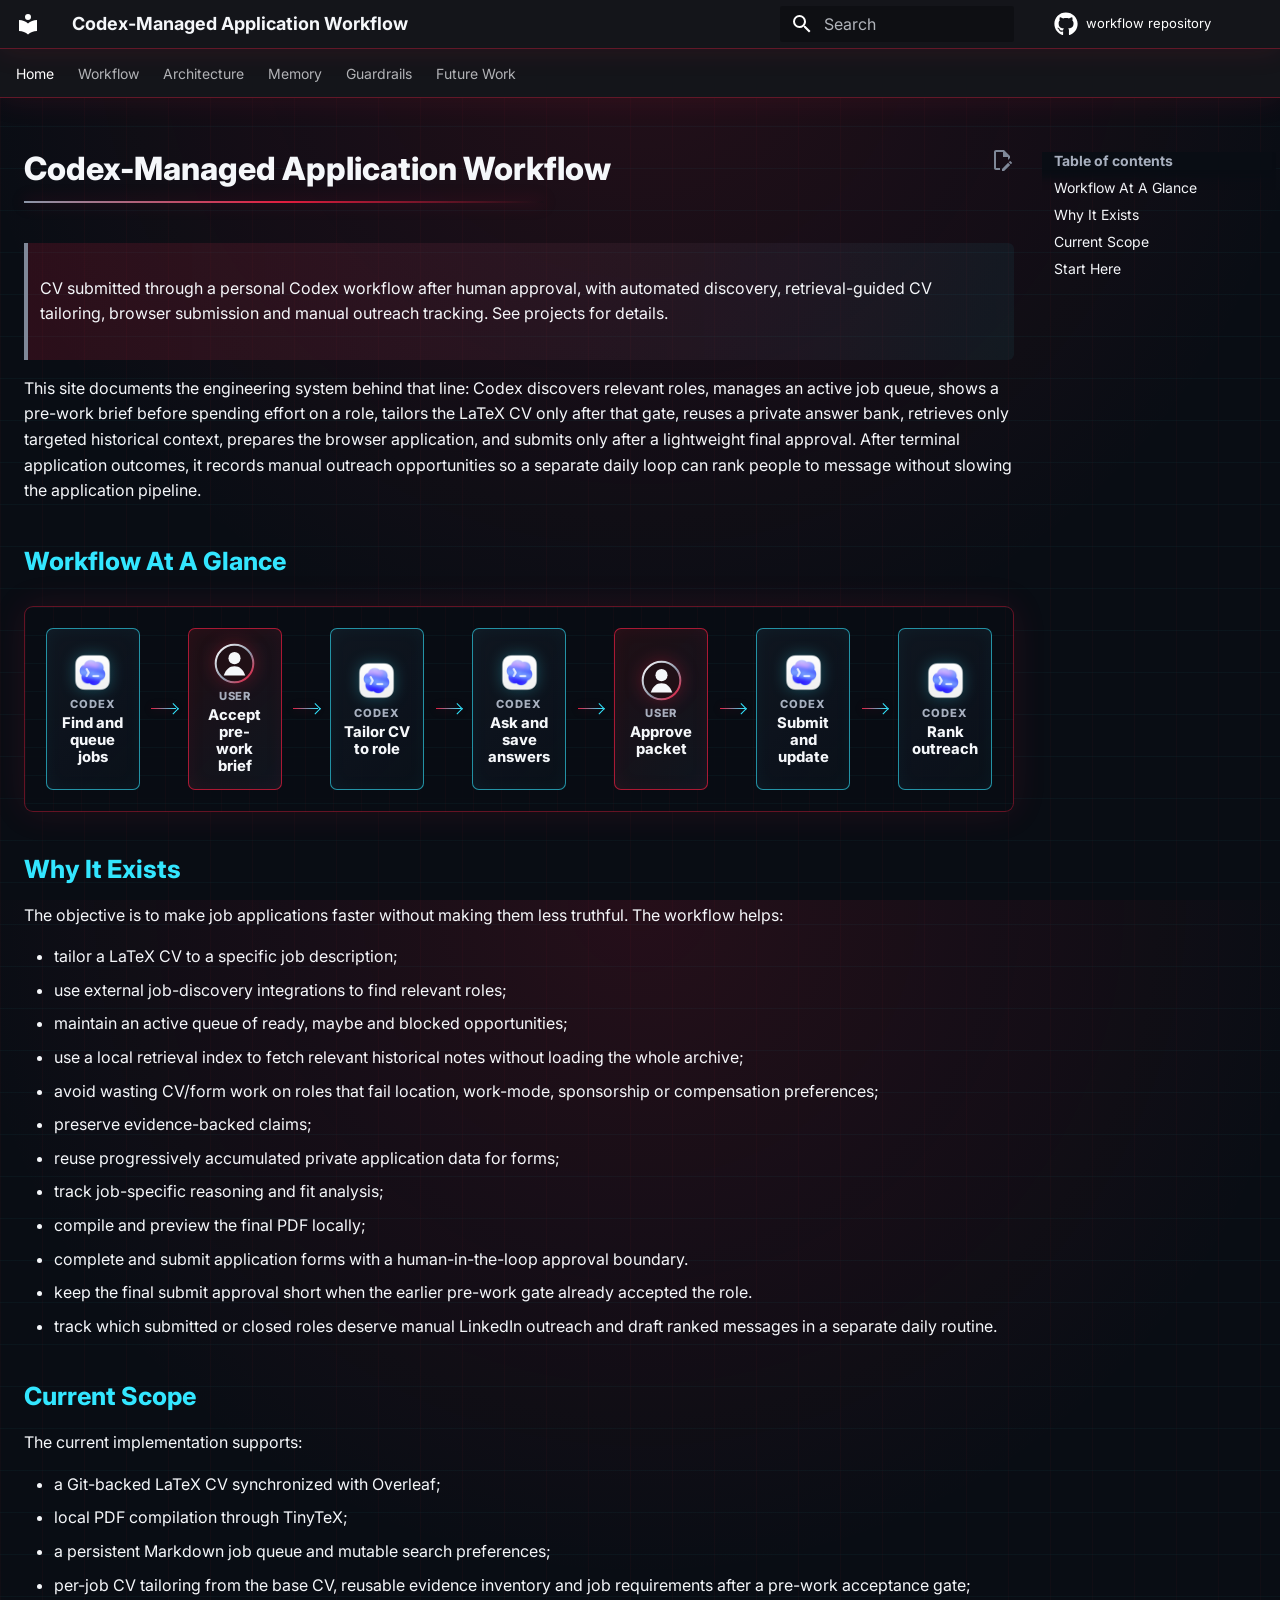
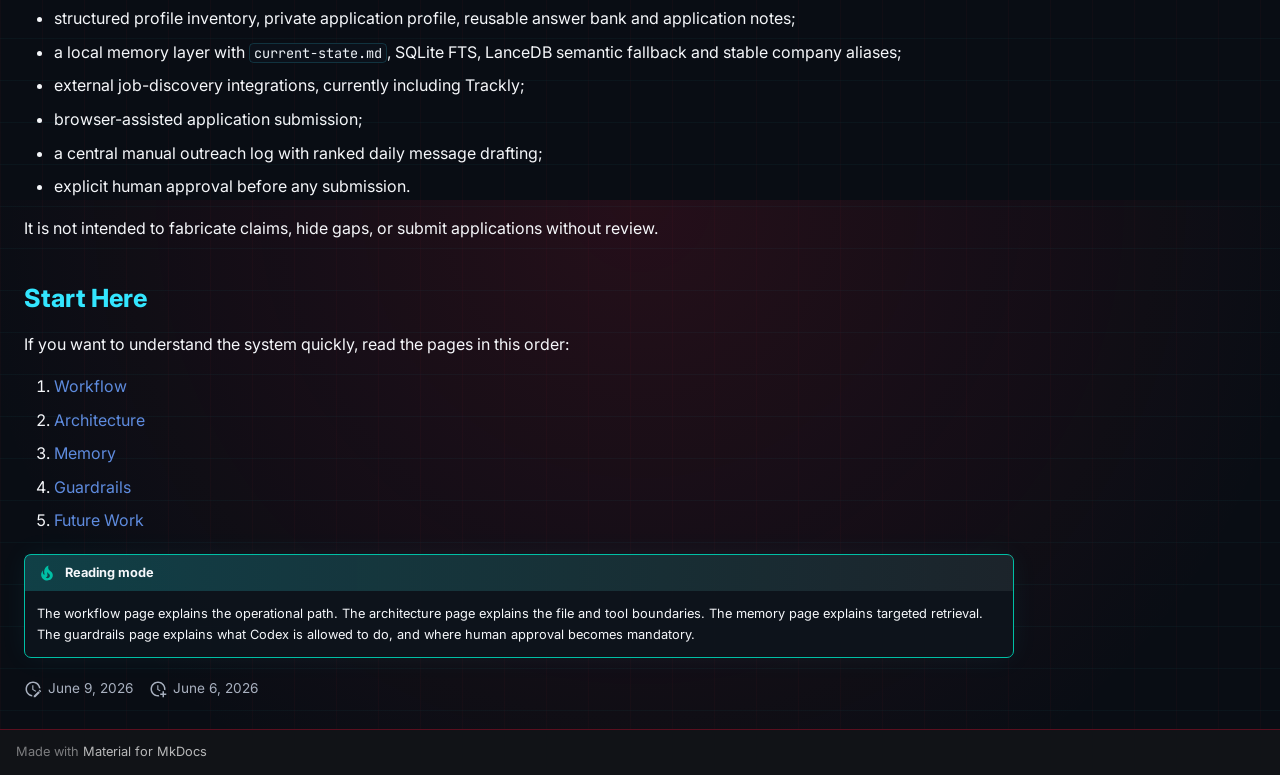
<file: index.html>
<!doctype html><html lang=en class=no-js> <head><meta charset=utf-8><meta name=viewport content="width=device-width,initial-scale=1"><meta name=description content="Queue-driven, human-approved CV tailoring, application submission and manual outreach tracking workflow managed through Codex."><meta name=author content=user><link href=https://ddm18.github.io/codex-managed-application-workflow/ rel=canonical><link href=workflow/ rel=next><link rel=icon href=assets/images/favicon.png><meta name=generator content="mkdocs-1.6.1, mkdocs-material-9.7.6"><title>Codex-Managed Application Workflow</title><link rel=stylesheet href=assets/stylesheets/main.484c7ddc.min.css><link rel=stylesheet href=assets/stylesheets/palette.ab4e12ef.min.css><link rel=preconnect href=https://fonts.gstatic.com crossorigin><link rel=stylesheet href="https://fonts.googleapis.com/css?family=Inter:300,300i,400,400i,700,700i%7CJetBrains+Mono:400,400i,700,700i&display=fallback"><style>:root{--md-text-font:"Inter";--md-code-font:"JetBrains Mono"}</style><link rel=stylesheet href=stylesheets/extra-20260606-diagram-icons-v3.css><script>__md_scope=new URL(".",location),__md_hash=e=>[...e].reduce(((e,_)=>(e<<5)-e+_.charCodeAt(0)),0),__md_get=(e,_=localStorage,t=__md_scope)=>JSON.parse(_.getItem(t.pathname+"."+e)),__md_set=(e,_,t=localStorage,a=__md_scope)=>{try{t.setItem(a.pathname+"."+e,JSON.stringify(_))}catch(e){}}</script></head> <body dir=ltr data-md-color-scheme=slate data-md-color-primary=black data-md-color-accent=red> <input class=md-toggle data-md-toggle=drawer type=checkbox id=__drawer autocomplete=off> <input class=md-toggle data-md-toggle=search type=checkbox id=__search autocomplete=off> <label class=md-overlay for=__drawer></label> <div data-md-component=skip> <a href=#codex-managed-application-workflow class=md-skip> Skip to content </a> </div> <div data-md-component=announce> </div> <header class=md-header data-md-component=header> <nav class="md-header__inner md-grid" aria-label=Header> <a href=. title="Codex-Managed Application Workflow" class="md-header__button md-logo" aria-label="Codex-Managed Application Workflow" data-md-component=logo> <svg xmlns=http://www.w3.org/2000/svg viewbox="0 0 24 24"><path d="M12 8a3 3 0 0 0 3-3 3 3 0 0 0-3-3 3 3 0 0 0-3 3 3 3 0 0 0 3 3m0 3.54C9.64 9.35 6.5 8 3 8v11c3.5 0 6.64 1.35 9 3.54 2.36-2.19 5.5-3.54 9-3.54V8c-3.5 0-6.64 1.35-9 3.54"/></svg> </a> <label class="md-header__button md-icon" for=__drawer> <svg xmlns=http://www.w3.org/2000/svg viewbox="0 0 24 24"><path d="M3 6h18v2H3zm0 5h18v2H3zm0 5h18v2H3z"/></svg> </label> <div class=md-header__title data-md-component=header-title> <div class=md-header__ellipsis> <div class=md-header__topic> <span class=md-ellipsis> Codex-Managed Application Workflow </span> </div> <div class=md-header__topic data-md-component=header-topic> <span class=md-ellipsis> Home </span> </div> </div> </div> <form class=md-header__option data-md-component=palette> <input class=md-option data-md-color-media data-md-color-scheme=slate data-md-color-primary=black data-md-color-accent=red aria-hidden=true type=radio name=__palette id=__palette_0> </form> <script>var palette=__md_get("__palette");if(palette&&palette.color){if("(prefers-color-scheme)"===palette.color.media){var media=matchMedia("(prefers-color-scheme: light)"),input=document.querySelector(media.matches?"[data-md-color-media='(prefers-color-scheme: light)']":"[data-md-color-media='(prefers-color-scheme: dark)']");palette.color.media=input.getAttribute("data-md-color-media"),palette.color.scheme=input.getAttribute("data-md-color-scheme"),palette.color.primary=input.getAttribute("data-md-color-primary"),palette.color.accent=input.getAttribute("data-md-color-accent")}for(var[key,value]of Object.entries(palette.color))document.body.setAttribute("data-md-color-"+key,value)}</script> <label class="md-header__button md-icon" for=__search> <svg xmlns=http://www.w3.org/2000/svg viewbox="0 0 24 24"><path d="M9.5 3A6.5 6.5 0 0 1 16 9.5c0 1.61-.59 3.09-1.56 4.23l.27.27h.79l5 5-1.5 1.5-5-5v-.79l-.27-.27A6.52 6.52 0 0 1 9.5 16 6.5 6.5 0 0 1 3 9.5 6.5 6.5 0 0 1 9.5 3m0 2C7 5 5 7 5 9.5S7 14 9.5 14 14 12 14 9.5 12 5 9.5 5"/></svg> </label> <div class=md-search data-md-component=search role=dialog> <label class=md-search__overlay for=__search></label> <div class=md-search__inner role=search> <form class=md-search__form name=search> <input type=text class=md-search__input name=query aria-label=Search placeholder=Search autocapitalize=off autocorrect=off autocomplete=off spellcheck=false data-md-component=search-query required> <label class="md-search__icon md-icon" for=__search> <svg xmlns=http://www.w3.org/2000/svg viewbox="0 0 24 24"><path d="M9.5 3A6.5 6.5 0 0 1 16 9.5c0 1.61-.59 3.09-1.56 4.23l.27.27h.79l5 5-1.5 1.5-5-5v-.79l-.27-.27A6.52 6.52 0 0 1 9.5 16 6.5 6.5 0 0 1 3 9.5 6.5 6.5 0 0 1 9.5 3m0 2C7 5 5 7 5 9.5S7 14 9.5 14 14 12 14 9.5 12 5 9.5 5"/></svg> <svg xmlns=http://www.w3.org/2000/svg viewbox="0 0 24 24"><path d="M20 11v2H8l5.5 5.5-1.42 1.42L4.16 12l7.92-7.92L13.5 5.5 8 11z"/></svg> </label> <nav class=md-search__options aria-label=Search> <a href=javascript:void(0) class="md-search__icon md-icon" title=Share aria-label=Share data-clipboard data-clipboard-text data-md-component=search-share tabindex=-1> <svg xmlns=http://www.w3.org/2000/svg viewbox="0 0 24 24"><path d="M18 16.08c-.76 0-1.44.3-1.96.77L8.91 12.7c.05-.23.09-.46.09-.7s-.04-.47-.09-.7l7.05-4.11c.54.5 1.25.81 2.04.81a3 3 0 0 0 3-3 3 3 0 0 0-3-3 3 3 0 0 0-3 3c0 .24.04.47.09.7L8.04 9.81C7.5 9.31 6.79 9 6 9a3 3 0 0 0-3 3 3 3 0 0 0 3 3c.79 0 1.5-.31 2.04-.81l7.12 4.15c-.05.21-.08.43-.08.66 0 1.61 1.31 2.91 2.92 2.91s2.92-1.3 2.92-2.91A2.92 2.92 0 0 0 18 16.08"/></svg> </a> <button type=reset class="md-search__icon md-icon" title=Clear aria-label=Clear tabindex=-1> <svg xmlns=http://www.w3.org/2000/svg viewbox="0 0 24 24"><path d="M19 6.41 17.59 5 12 10.59 6.41 5 5 6.41 10.59 12 5 17.59 6.41 19 12 13.41 17.59 19 19 17.59 13.41 12z"/></svg> </button> </nav> </form> <div class=md-search__output> <div class=md-search__scrollwrap tabindex=0 data-md-scrollfix> <div class=md-search-result data-md-component=search-result> <div class=md-search-result__meta> Initializing search </div> <ol class=md-search-result__list role=presentation></ol> </div> </div> </div> </div> </div> <div class=md-header__source> <a href=https://github.com/ddm18/codex-managed-application-workflow title="Go to repository" class=md-source data-md-component=source> <div class="md-source__icon md-icon"> <svg xmlns=http://www.w3.org/2000/svg viewbox="0 0 512 512"><!-- Font Awesome Free 7.1.0 by @fontawesome - https://fontawesome.com License - https://fontawesome.com/license/free (Icons: CC BY 4.0, Fonts: SIL OFL 1.1, Code: MIT License) Copyright 2025 Fonticons, Inc.--><path d="M173.9 397.4c0 2-2.3 3.6-5.2 3.6-3.3.3-5.6-1.3-5.6-3.6 0-2 2.3-3.6 5.2-3.6 3-.3 5.6 1.3 5.6 3.6m-31.1-4.5c-.7 2 1.3 4.3 4.3 4.9 2.6 1 5.6 0 6.2-2s-1.3-4.3-4.3-5.2c-2.6-.7-5.5.3-6.2 2.3m44.2-1.7c-2.9.7-4.9 2.6-4.6 4.9.3 2 2.9 3.3 5.9 2.6 2.9-.7 4.9-2.6 4.6-4.6-.3-1.9-3-3.2-5.9-2.9M252.8 8C114.1 8 8 113.3 8 252c0 110.9 69.8 205.8 169.5 239.2 12.8 2.3 17.3-5.6 17.3-12.1 0-6.2-.3-40.4-.3-61.4 0 0-70 15-84.7-29.8 0 0-11.4-29.1-27.8-36.6 0 0-22.9-15.7 1.6-15.4 0 0 24.9 2 38.6 25.8 21.9 38.6 58.6 27.5 72.9 20.9 2.3-16 8.8-27.1 16-33.7-55.9-6.2-112.3-14.3-112.3-110.5 0-27.5 7.6-41.3 23.6-58.9-2.6-6.5-11.1-33.3 2.6-67.9 20.9-6.5 69 27 69 27 20-5.6 41.5-8.5 62.8-8.5s42.8 2.9 62.8 8.5c0 0 48.1-33.6 69-27 13.7 34.7 5.2 61.4 2.6 67.9 16 17.7 25.8 31.5 25.8 58.9 0 96.5-58.9 104.2-114.8 110.5 9.2 7.9 17 22.9 17 46.4 0 33.7-.3 75.4-.3 83.6 0 6.5 4.6 14.4 17.3 12.1C436.2 457.8 504 362.9 504 252 504 113.3 391.5 8 252.8 8M105.2 352.9c-1.3 1-1 3.3.7 5.2 1.6 1.6 3.9 2.3 5.2 1 1.3-1 1-3.3-.7-5.2-1.6-1.6-3.9-2.3-5.2-1m-10.8-8.1c-.7 1.3.3 2.9 2.3 3.9 1.6 1 3.6.7 4.3-.7.7-1.3-.3-2.9-2.3-3.9-2-.6-3.6-.3-4.3.7m32.4 35.6c-1.6 1.3-1 4.3 1.3 6.2 2.3 2.3 5.2 2.6 6.5 1 1.3-1.3.7-4.3-1.3-6.2-2.2-2.3-5.2-2.6-6.5-1m-11.4-14.7c-1.6 1-1.6 3.6 0 5.9s4.3 3.3 5.6 2.3c1.6-1.3 1.6-3.9 0-6.2-1.4-2.3-4-3.3-5.6-2"/></svg> </div> <div class=md-source__repository> workflow repository </div> </a> </div> </nav> </header> <div class=md-container data-md-component=container> <nav class=md-tabs aria-label=Tabs data-md-component=tabs> <div class=md-grid> <ul class=md-tabs__list> <li class="md-tabs__item md-tabs__item--active"> <a href=. class=md-tabs__link> Home </a> </li> <li class=md-tabs__item> <a href=workflow/ class=md-tabs__link> Workflow </a> </li> <li class=md-tabs__item> <a href=architecture/ class=md-tabs__link> Architecture </a> </li> <li class=md-tabs__item> <a href=memory/ class=md-tabs__link> Memory </a> </li> <li class=md-tabs__item> <a href=guardrails/ class=md-tabs__link> Guardrails </a> </li> <li class=md-tabs__item> <a href=future-work/ class=md-tabs__link> Future Work </a> </li> </ul> </div> </nav> <main class=md-main data-md-component=main> <div class="md-main__inner md-grid"> <div class="md-sidebar md-sidebar--primary" data-md-component=sidebar data-md-type=navigation> <div class=md-sidebar__scrollwrap> <div class=md-sidebar__inner> <nav class="md-nav md-nav--primary md-nav--lifted" aria-label=Navigation data-md-level=0> <label class=md-nav__title for=__drawer> <a href=. title="Codex-Managed Application Workflow" class="md-nav__button md-logo" aria-label="Codex-Managed Application Workflow" data-md-component=logo> <svg xmlns=http://www.w3.org/2000/svg viewbox="0 0 24 24"><path d="M12 8a3 3 0 0 0 3-3 3 3 0 0 0-3-3 3 3 0 0 0-3 3 3 3 0 0 0 3 3m0 3.54C9.64 9.35 6.5 8 3 8v11c3.5 0 6.64 1.35 9 3.54 2.36-2.19 5.5-3.54 9-3.54V8c-3.5 0-6.64 1.35-9 3.54"/></svg> </a> Codex-Managed Application Workflow </label> <div class=md-nav__source> <a href=https://github.com/ddm18/codex-managed-application-workflow title="Go to repository" class=md-source data-md-component=source> <div class="md-source__icon md-icon"> <svg xmlns=http://www.w3.org/2000/svg viewbox="0 0 512 512"><!-- Font Awesome Free 7.1.0 by @fontawesome - https://fontawesome.com License - https://fontawesome.com/license/free (Icons: CC BY 4.0, Fonts: SIL OFL 1.1, Code: MIT License) Copyright 2025 Fonticons, Inc.--><path d="M173.9 397.4c0 2-2.3 3.6-5.2 3.6-3.3.3-5.6-1.3-5.6-3.6 0-2 2.3-3.6 5.2-3.6 3-.3 5.6 1.3 5.6 3.6m-31.1-4.5c-.7 2 1.3 4.3 4.3 4.9 2.6 1 5.6 0 6.2-2s-1.3-4.3-4.3-5.2c-2.6-.7-5.5.3-6.2 2.3m44.2-1.7c-2.9.7-4.9 2.6-4.6 4.9.3 2 2.9 3.3 5.9 2.6 2.9-.7 4.9-2.6 4.6-4.6-.3-1.9-3-3.2-5.9-2.9M252.8 8C114.1 8 8 113.3 8 252c0 110.9 69.8 205.8 169.5 239.2 12.8 2.3 17.3-5.6 17.3-12.1 0-6.2-.3-40.4-.3-61.4 0 0-70 15-84.7-29.8 0 0-11.4-29.1-27.8-36.6 0 0-22.9-15.7 1.6-15.4 0 0 24.9 2 38.6 25.8 21.9 38.6 58.6 27.5 72.9 20.9 2.3-16 8.8-27.1 16-33.7-55.9-6.2-112.3-14.3-112.3-110.5 0-27.5 7.6-41.3 23.6-58.9-2.6-6.5-11.1-33.3 2.6-67.9 20.9-6.5 69 27 69 27 20-5.6 41.5-8.5 62.8-8.5s42.8 2.9 62.8 8.5c0 0 48.1-33.6 69-27 13.7 34.7 5.2 61.4 2.6 67.9 16 17.7 25.8 31.5 25.8 58.9 0 96.5-58.9 104.2-114.8 110.5 9.2 7.9 17 22.9 17 46.4 0 33.7-.3 75.4-.3 83.6 0 6.5 4.6 14.4 17.3 12.1C436.2 457.8 504 362.9 504 252 504 113.3 391.5 8 252.8 8M105.2 352.9c-1.3 1-1 3.3.7 5.2 1.6 1.6 3.9 2.3 5.2 1 1.3-1 1-3.3-.7-5.2-1.6-1.6-3.9-2.3-5.2-1m-10.8-8.1c-.7 1.3.3 2.9 2.3 3.9 1.6 1 3.6.7 4.3-.7.7-1.3-.3-2.9-2.3-3.9-2-.6-3.6-.3-4.3.7m32.4 35.6c-1.6 1.3-1 4.3 1.3 6.2 2.3 2.3 5.2 2.6 6.5 1 1.3-1.3.7-4.3-1.3-6.2-2.2-2.3-5.2-2.6-6.5-1m-11.4-14.7c-1.6 1-1.6 3.6 0 5.9s4.3 3.3 5.6 2.3c1.6-1.3 1.6-3.9 0-6.2-1.4-2.3-4-3.3-5.6-2"/></svg> </div> <div class=md-source__repository> workflow repository </div> </a> </div> <ul class=md-nav__list data-md-scrollfix> <li class="md-nav__item md-nav__item--active"> <input class="md-nav__toggle md-toggle" type=checkbox id=__toc> <label class="md-nav__link md-nav__link--active" for=__toc> <span class=md-ellipsis> Home </span> <span class="md-nav__icon md-icon"></span> </label> <a href=. class="md-nav__link md-nav__link--active"> <span class=md-ellipsis> Home </span> </a> <nav class="md-nav md-nav--secondary" aria-label="Table of contents"> <label class=md-nav__title for=__toc> <span class="md-nav__icon md-icon"></span> Table of contents </label> <ul class=md-nav__list data-md-component=toc data-md-scrollfix> <li class=md-nav__item> <a href=#workflow-at-a-glance class=md-nav__link> <span class=md-ellipsis> Workflow At A Glance </span> </a> </li> <li class=md-nav__item> <a href=#why-it-exists class=md-nav__link> <span class=md-ellipsis> Why It Exists </span> </a> </li> <li class=md-nav__item> <a href=#current-scope class=md-nav__link> <span class=md-ellipsis> Current Scope </span> </a> </li> <li class=md-nav__item> <a href=#start-here class=md-nav__link> <span class=md-ellipsis> Start Here </span> </a> </li> </ul> </nav> </li> <li class=md-nav__item> <a href=workflow/ class=md-nav__link> <span class=md-ellipsis> Workflow </span> </a> </li> <li class=md-nav__item> <a href=architecture/ class=md-nav__link> <span class=md-ellipsis> Architecture </span> </a> </li> <li class=md-nav__item> <a href=memory/ class=md-nav__link> <span class=md-ellipsis> Memory </span> </a> </li> <li class=md-nav__item> <a href=guardrails/ class=md-nav__link> <span class=md-ellipsis> Guardrails </span> </a> </li> <li class=md-nav__item> <a href=future-work/ class=md-nav__link> <span class=md-ellipsis> Future Work </span> </a> </li> </ul> </nav> </div> </div> </div> <div class="md-sidebar md-sidebar--secondary" data-md-component=sidebar data-md-type=toc> <div class=md-sidebar__scrollwrap> <div class=md-sidebar__inner> <nav class="md-nav md-nav--secondary" aria-label="Table of contents"> <label class=md-nav__title for=__toc> <span class="md-nav__icon md-icon"></span> Table of contents </label> <ul class=md-nav__list data-md-component=toc data-md-scrollfix> <li class=md-nav__item> <a href=#workflow-at-a-glance class=md-nav__link> <span class=md-ellipsis> Workflow At A Glance </span> </a> </li> <li class=md-nav__item> <a href=#why-it-exists class=md-nav__link> <span class=md-ellipsis> Why It Exists </span> </a> </li> <li class=md-nav__item> <a href=#current-scope class=md-nav__link> <span class=md-ellipsis> Current Scope </span> </a> </li> <li class=md-nav__item> <a href=#start-here class=md-nav__link> <span class=md-ellipsis> Start Here </span> </a> </li> </ul> </nav> </div> </div> </div> <div class=md-content data-md-component=content> <article class="md-content__inner md-typeset"> <a href=https://github.com/ddm18/codex-managed-application-workflow/edit/main/docs/index.md title="Edit this page" class="md-content__button md-icon" rel=edit> <svg xmlns=http://www.w3.org/2000/svg viewbox="0 0 24 24"><path d="M10 20H6V4h7v5h5v3.1l2-2V8l-6-6H6c-1.1 0-2 .9-2 2v16c0 1.1.9 2 2 2h4zm10.2-7c.1 0 .3.1.4.2l1.3 1.3c.2.2.2.6 0 .8l-1 1-2.1-2.1 1-1c.1-.1.2-.2.4-.2m0 3.9L14.1 23H12v-2.1l6.1-6.1z"/></svg> </a> <h1 id=codex-managed-application-workflow>Codex-Managed Application Workflow<a class=headerlink href=#codex-managed-application-workflow title="Permanent link">&para;</a></h1> <blockquote> <p>CV submitted through a personal Codex workflow after human approval, with automated discovery, retrieval-guided CV tailoring, browser submission and manual outreach tracking. See projects for details.</p> </blockquote> <p>This site documents the engineering system behind that line: Codex discovers relevant roles, manages an active job queue, shows a pre-work brief before spending effort on a role, tailors the LaTeX CV only after that gate, reuses a private answer bank, retrieves only targeted historical context, prepares the browser application, and submits only after a lightweight final approval. After terminal application outcomes, it records manual outreach opportunities so a separate daily loop can rank people to message without slowing the application pipeline.</p> <h2 id=workflow-at-a-glance>Workflow At A Glance<a class=headerlink href=#workflow-at-a-glance title="Permanent link">&para;</a></h2> <div class=workflow-strip role=img aria-label="Codex-managed job application workflow"> <div class="workflow-step workflow-step--codex"> <img class=workflow-step__icon src=assets/codex-app-icon.png alt> <span class=workflow-step__actor>Codex</span> <strong>Find and queue jobs</strong> </div> <span class=workflow-arrow aria-hidden=true></span> <div class="workflow-step workflow-step--user"> <img class=workflow-step__icon src=assets/user-icon.svg alt> <span class=workflow-step__actor>user</span> <strong>Accept pre-work brief</strong> </div> <span class=workflow-arrow aria-hidden=true></span> <div class="workflow-step workflow-step--codex"> <img class=workflow-step__icon src=assets/codex-app-icon.png alt> <span class=workflow-step__actor>Codex</span> <strong>Tailor CV to role</strong> </div> <span class=workflow-arrow aria-hidden=true></span> <div class="workflow-step workflow-step--codex"> <img class=workflow-step__icon src=assets/codex-app-icon.png alt> <span class=workflow-step__actor>Codex</span> <strong>Ask and save answers</strong> </div> <span class=workflow-arrow aria-hidden=true></span> <div class="workflow-step workflow-step--user"> <img class=workflow-step__icon src=assets/user-icon.svg alt> <span class=workflow-step__actor>user</span> <strong>Approve packet</strong> </div> <span class=workflow-arrow aria-hidden=true></span> <div class="workflow-step workflow-step--codex"> <img class=workflow-step__icon src=assets/codex-app-icon.png alt> <span class=workflow-step__actor>Codex</span> <strong>Submit and update</strong> </div> <span class=workflow-arrow aria-hidden=true></span> <div class="workflow-step workflow-step--codex"> <img class=workflow-step__icon src=assets/codex-app-icon.png alt> <span class=workflow-step__actor>Codex</span> <strong>Rank outreach</strong> </div> </div> <h2 id=why-it-exists>Why It Exists<a class=headerlink href=#why-it-exists title="Permanent link">&para;</a></h2> <p>The objective is to make job applications faster without making them less truthful. The workflow helps:</p> <ul> <li>tailor a LaTeX CV to a specific job description;</li> <li>use external job-discovery integrations to find relevant roles;</li> <li>maintain an active queue of ready, maybe and blocked opportunities;</li> <li>use a local retrieval index to fetch relevant historical notes without loading the whole archive;</li> <li>avoid wasting CV/form work on roles that fail location, work-mode, sponsorship or compensation preferences;</li> <li>preserve evidence-backed claims;</li> <li>reuse progressively accumulated private application data for forms;</li> <li>track job-specific reasoning and fit analysis;</li> <li>compile and preview the final PDF locally;</li> <li>complete and submit application forms with a human-in-the-loop approval boundary.</li> <li>keep the final submit approval short when the earlier pre-work gate already accepted the role.</li> <li>track which submitted or closed roles deserve manual LinkedIn outreach and draft ranked messages in a separate daily routine.</li> </ul> <h2 id=current-scope>Current Scope<a class=headerlink href=#current-scope title="Permanent link">&para;</a></h2> <p>The current implementation supports:</p> <ul> <li>a Git-backed LaTeX CV synchronized with Overleaf;</li> <li>local PDF compilation through TinyTeX;</li> <li>a persistent Markdown job queue and mutable search preferences;</li> <li>per-job CV tailoring from the base CV, reusable evidence inventory and job requirements after a pre-work acceptance gate;</li> <li>structured profile inventory, private application profile, reusable answer bank and application notes;</li> <li>a local memory layer with <code>current-state.md</code>, SQLite FTS, LanceDB semantic fallback and stable company aliases;</li> <li>external job-discovery integrations, currently including Trackly;</li> <li>browser-assisted application submission;</li> <li>a central manual outreach log with ranked daily message drafting;</li> <li>explicit human approval before any submission.</li> </ul> <p>It is not intended to fabricate claims, hide gaps, or submit applications without review.</p> <h2 id=start-here>Start Here<a class=headerlink href=#start-here title="Permanent link">&para;</a></h2> <p>If you want to understand the system quickly, read the pages in this order:</p> <ol> <li><a href=workflow/ >Workflow</a></li> <li><a href=architecture/ >Architecture</a></li> <li><a href=memory/ >Memory</a></li> <li><a href=guardrails/ >Guardrails</a></li> <li><a href=future-work/ >Future Work</a></li> </ol> <div class="admonition tip"> <p class=admonition-title>Reading mode</p> <p>The workflow page explains the operational path. The architecture page explains the file and tool boundaries. The memory page explains targeted retrieval. The guardrails page explains what Codex is allowed to do, and where human approval becomes mandatory.</p> </div> <aside class=md-source-file> <span class=md-source-file__fact> <span class=md-icon title="Last update"> <svg xmlns=http://www.w3.org/2000/svg viewbox="0 0 24 24"><path d="M21 13.1c-.1 0-.3.1-.4.2l-1 1 2.1 2.1 1-1c.2-.2.2-.6 0-.8l-1.3-1.3c-.1-.1-.2-.2-.4-.2m-1.9 1.8-6.1 6V23h2.1l6.1-6.1zM12.5 7v5.2l4 2.4-1 1L11 13V7zM11 21.9c-5.1-.5-9-4.8-9-9.9C2 6.5 6.5 2 12 2c5.3 0 9.6 4.1 10 9.3-.3-.1-.6-.2-1-.2s-.7.1-1 .2C19.6 7.2 16.2 4 12 4c-4.4 0-8 3.6-8 8 0 4.1 3.1 7.5 7.1 7.9l-.1.2z"/></svg> </span> <span class="git-revision-date-localized-plugin git-revision-date-localized-plugin-date" title="June 9, 2026 15:39:50 UTC">June 9, 2026</span> </span> <span class=md-source-file__fact> <span class=md-icon title=Created> <svg xmlns=http://www.w3.org/2000/svg viewbox="0 0 24 24"><path d="M14.47 15.08 11 13V7h1.5v5.25l3.08 1.83c-.41.28-.79.62-1.11 1m-1.39 4.84c-.36.05-.71.08-1.08.08-4.42 0-8-3.58-8-8s3.58-8 8-8 8 3.58 8 8c0 .37-.03.72-.08 1.08.69.1 1.33.32 1.92.64.1-.56.16-1.13.16-1.72 0-5.5-4.5-10-10-10S2 6.5 2 12s4.47 10 10 10c.59 0 1.16-.06 1.72-.16-.32-.59-.54-1.23-.64-1.92M18 15v3h-3v2h3v3h2v-3h3v-2h-3v-3z"/></svg> </span> <span class="git-revision-date-localized-plugin git-revision-date-localized-plugin-date" title="June 6, 2026 14:44:40 UTC">June 6, 2026</span> </span> </aside> </article> </div> <script>var target=document.getElementById(location.hash.slice(1));target&&target.name&&(target.checked=target.name.startsWith("__tabbed_"))</script> </div> <button type=button class="md-top md-icon" data-md-component=top hidden> <svg xmlns=http://www.w3.org/2000/svg viewbox="0 0 24 24"><path d="M13 20h-2V8l-5.5 5.5-1.42-1.42L12 4.16l7.92 7.92-1.42 1.42L13 8z"/></svg> Back to top </button> </main> <footer class=md-footer> <div class="md-footer-meta md-typeset"> <div class="md-footer-meta__inner md-grid"> <div class=md-copyright> Made with <a href=https://squidfunk.github.io/mkdocs-material/ target=_blank rel=noopener> Material for MkDocs </a> </div> </div> </div> </footer> </div> <div class=md-dialog data-md-component=dialog> <div class="md-dialog__inner md-typeset"></div> </div> <script id=__config type=application/json>{"annotate": null, "base": ".", "features": ["navigation.tabs", "navigation.sections", "navigation.expand", "navigation.top", "content.code.copy", "content.action.edit", "search.highlight", "search.share"], "search": "assets/javascripts/workers/search.2c215733.min.js", "tags": null, "translations": {"clipboard.copied": "Copied to clipboard", "clipboard.copy": "Copy to clipboard", "search.result.more.one": "1 more on this page", "search.result.more.other": "# more on this page", "search.result.none": "No matching documents", "search.result.one": "1 matching document", "search.result.other": "# matching documents", "search.result.placeholder": "Type to start searching", "search.result.term.missing": "Missing", "select.version": "Select version"}, "version": null}</script> <script src=assets/javascripts/bundle.79ae519e.min.js></script> </body> </html>
</file>
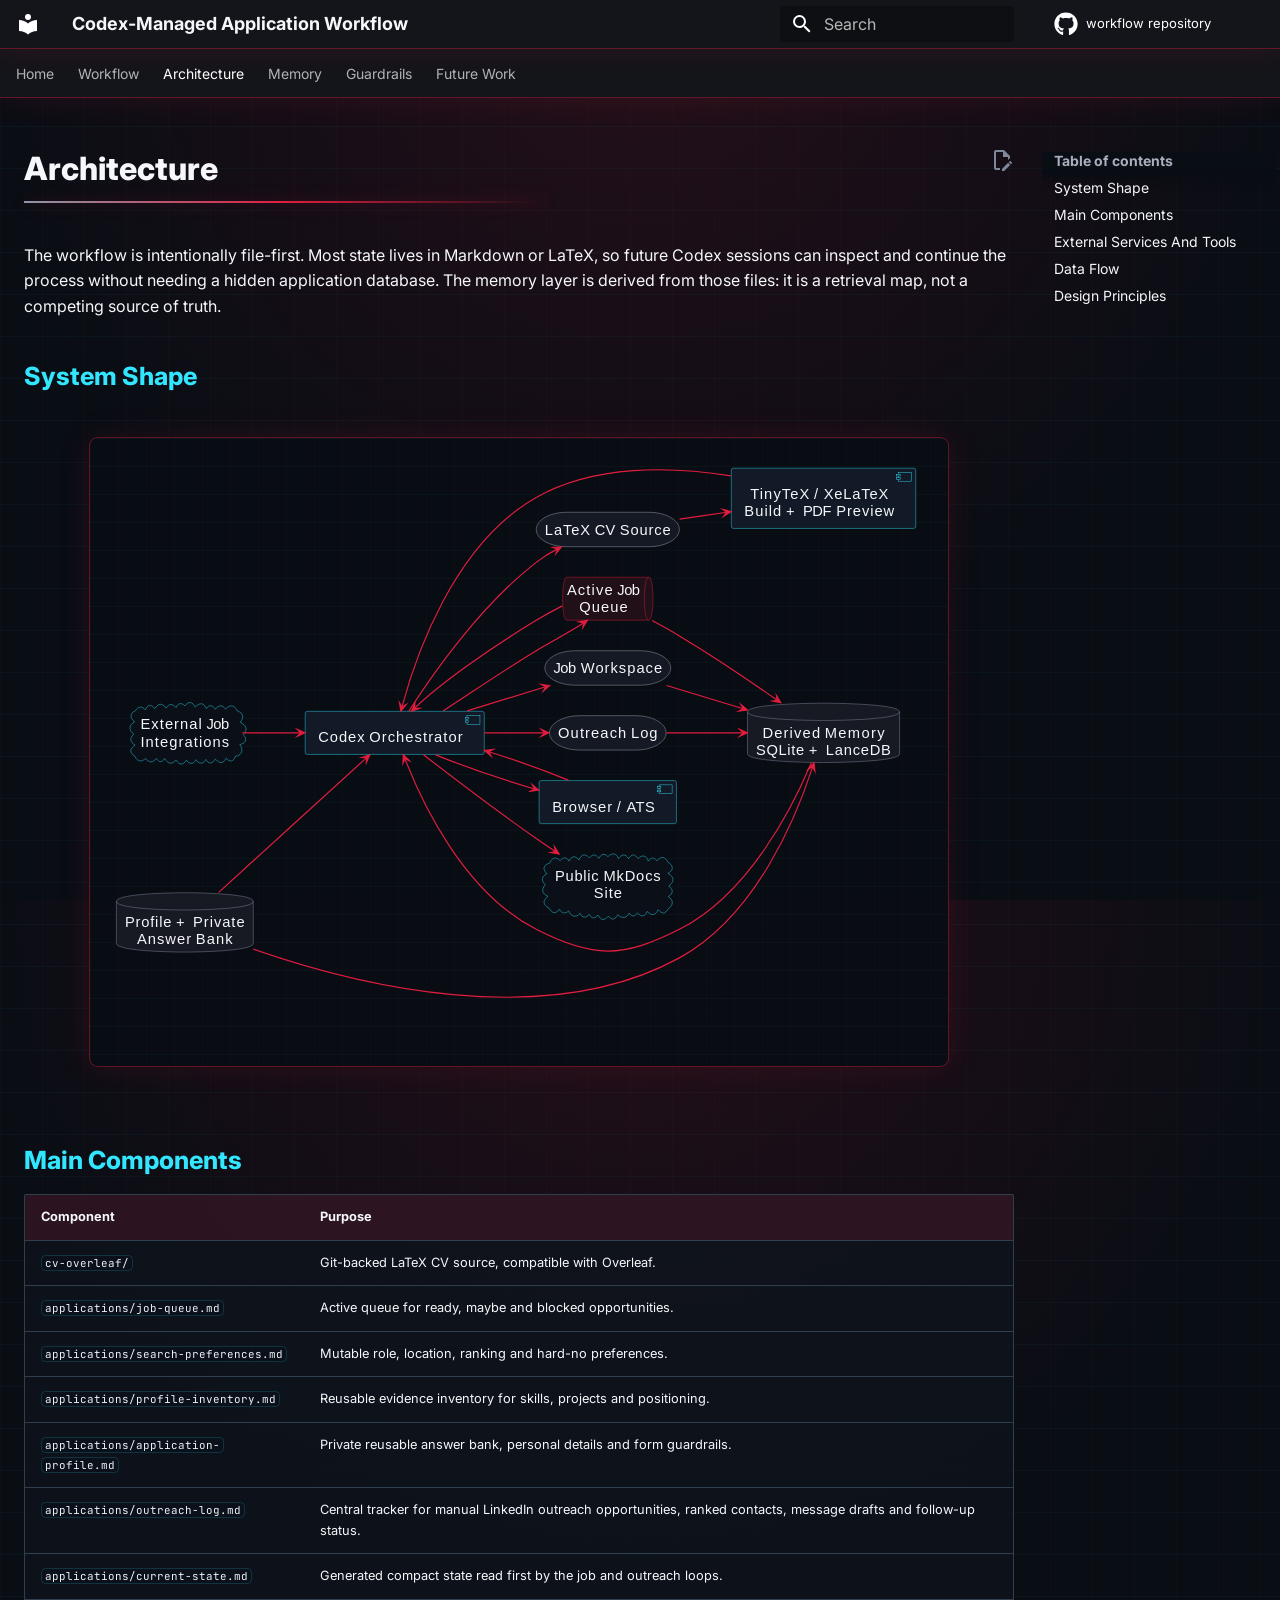
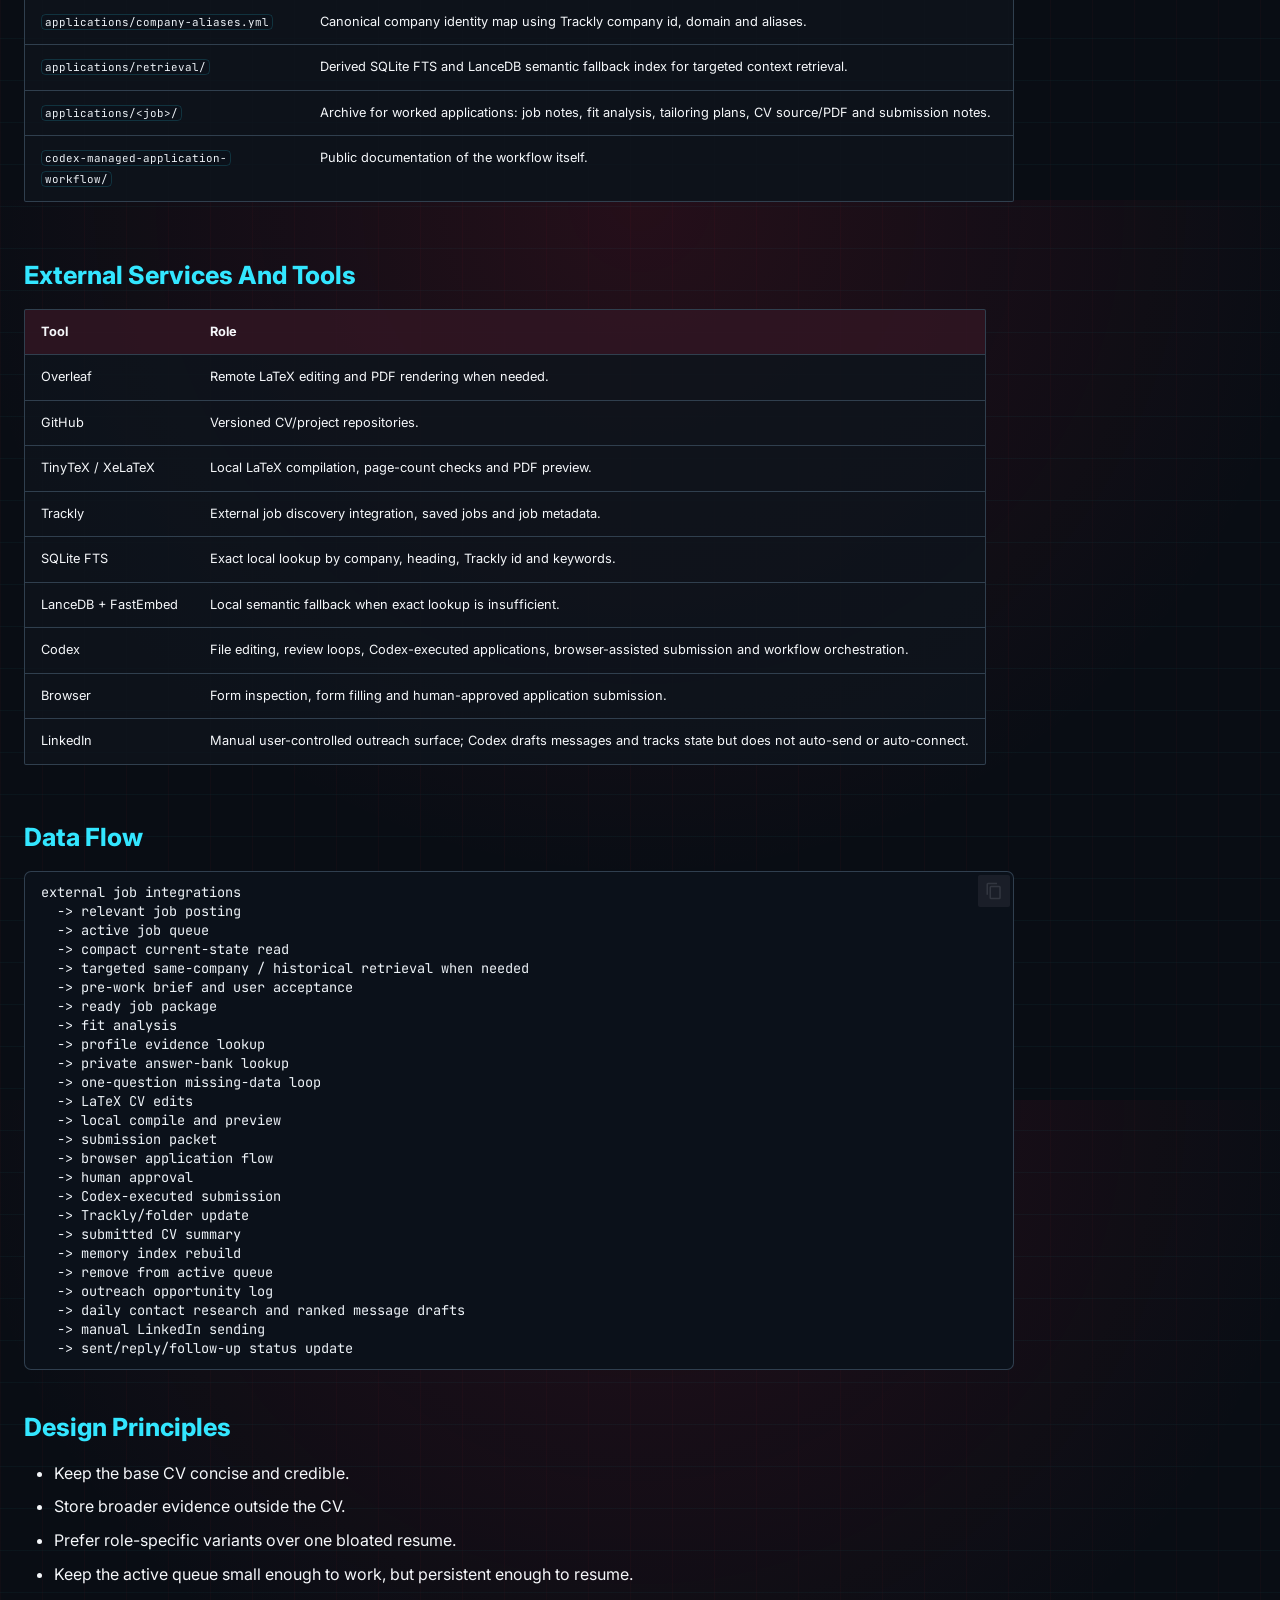
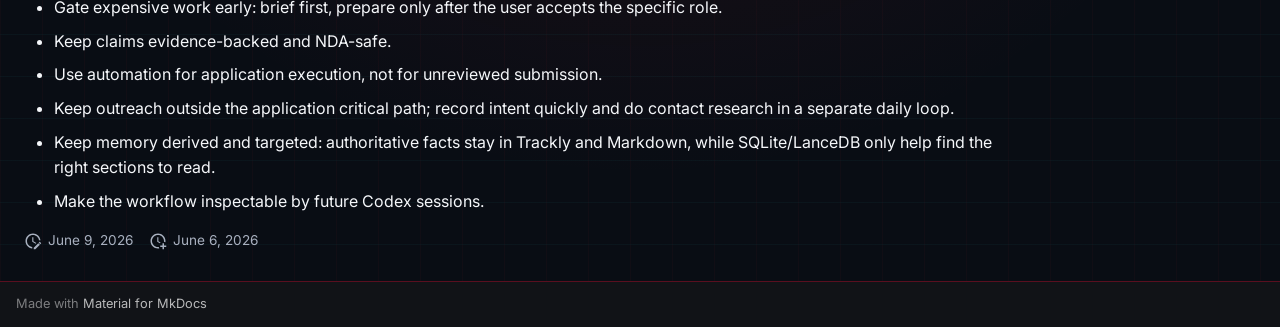
<file: architecture/index.html>
<!doctype html><html lang=en class=no-js> <head><meta charset=utf-8><meta name=viewport content="width=device-width,initial-scale=1"><meta name=description content="Queue-driven, human-approved CV tailoring, application submission and manual outreach tracking workflow managed through Codex."><meta name=author content=user><link href=https://ddm18.github.io/codex-managed-application-workflow/architecture/ rel=canonical><link href=../workflow/ rel=prev><link href=../memory/ rel=next><link rel=icon href=../assets/images/favicon.png><meta name=generator content="mkdocs-1.6.1, mkdocs-material-9.7.6"><title>Architecture - Codex-Managed Application Workflow</title><link rel=stylesheet href=../assets/stylesheets/main.484c7ddc.min.css><link rel=stylesheet href=../assets/stylesheets/palette.ab4e12ef.min.css><link rel=preconnect href=https://fonts.gstatic.com crossorigin><link rel=stylesheet href="https://fonts.googleapis.com/css?family=Inter:300,300i,400,400i,700,700i%7CJetBrains+Mono:400,400i,700,700i&display=fallback"><style>:root{--md-text-font:"Inter";--md-code-font:"JetBrains Mono"}</style><link rel=stylesheet href=../stylesheets/extra-20260606-diagram-icons-v3.css><script>__md_scope=new URL("..",location),__md_hash=e=>[...e].reduce(((e,_)=>(e<<5)-e+_.charCodeAt(0)),0),__md_get=(e,_=localStorage,t=__md_scope)=>JSON.parse(_.getItem(t.pathname+"."+e)),__md_set=(e,_,t=localStorage,a=__md_scope)=>{try{t.setItem(a.pathname+"."+e,JSON.stringify(_))}catch(e){}}</script></head> <body dir=ltr data-md-color-scheme=slate data-md-color-primary=black data-md-color-accent=red> <input class=md-toggle data-md-toggle=drawer type=checkbox id=__drawer autocomplete=off> <input class=md-toggle data-md-toggle=search type=checkbox id=__search autocomplete=off> <label class=md-overlay for=__drawer></label> <div data-md-component=skip> <a href=#architecture class=md-skip> Skip to content </a> </div> <div data-md-component=announce> </div> <header class=md-header data-md-component=header> <nav class="md-header__inner md-grid" aria-label=Header> <a href=.. title="Codex-Managed Application Workflow" class="md-header__button md-logo" aria-label="Codex-Managed Application Workflow" data-md-component=logo> <svg xmlns=http://www.w3.org/2000/svg viewbox="0 0 24 24"><path d="M12 8a3 3 0 0 0 3-3 3 3 0 0 0-3-3 3 3 0 0 0-3 3 3 3 0 0 0 3 3m0 3.54C9.64 9.35 6.5 8 3 8v11c3.5 0 6.64 1.35 9 3.54 2.36-2.19 5.5-3.54 9-3.54V8c-3.5 0-6.64 1.35-9 3.54"/></svg> </a> <label class="md-header__button md-icon" for=__drawer> <svg xmlns=http://www.w3.org/2000/svg viewbox="0 0 24 24"><path d="M3 6h18v2H3zm0 5h18v2H3zm0 5h18v2H3z"/></svg> </label> <div class=md-header__title data-md-component=header-title> <div class=md-header__ellipsis> <div class=md-header__topic> <span class=md-ellipsis> Codex-Managed Application Workflow </span> </div> <div class=md-header__topic data-md-component=header-topic> <span class=md-ellipsis> Architecture </span> </div> </div> </div> <form class=md-header__option data-md-component=palette> <input class=md-option data-md-color-media data-md-color-scheme=slate data-md-color-primary=black data-md-color-accent=red aria-hidden=true type=radio name=__palette id=__palette_0> </form> <script>var palette=__md_get("__palette");if(palette&&palette.color){if("(prefers-color-scheme)"===palette.color.media){var media=matchMedia("(prefers-color-scheme: light)"),input=document.querySelector(media.matches?"[data-md-color-media='(prefers-color-scheme: light)']":"[data-md-color-media='(prefers-color-scheme: dark)']");palette.color.media=input.getAttribute("data-md-color-media"),palette.color.scheme=input.getAttribute("data-md-color-scheme"),palette.color.primary=input.getAttribute("data-md-color-primary"),palette.color.accent=input.getAttribute("data-md-color-accent")}for(var[key,value]of Object.entries(palette.color))document.body.setAttribute("data-md-color-"+key,value)}</script> <label class="md-header__button md-icon" for=__search> <svg xmlns=http://www.w3.org/2000/svg viewbox="0 0 24 24"><path d="M9.5 3A6.5 6.5 0 0 1 16 9.5c0 1.61-.59 3.09-1.56 4.23l.27.27h.79l5 5-1.5 1.5-5-5v-.79l-.27-.27A6.52 6.52 0 0 1 9.5 16 6.5 6.5 0 0 1 3 9.5 6.5 6.5 0 0 1 9.5 3m0 2C7 5 5 7 5 9.5S7 14 9.5 14 14 12 14 9.5 12 5 9.5 5"/></svg> </label> <div class=md-search data-md-component=search role=dialog> <label class=md-search__overlay for=__search></label> <div class=md-search__inner role=search> <form class=md-search__form name=search> <input type=text class=md-search__input name=query aria-label=Search placeholder=Search autocapitalize=off autocorrect=off autocomplete=off spellcheck=false data-md-component=search-query required> <label class="md-search__icon md-icon" for=__search> <svg xmlns=http://www.w3.org/2000/svg viewbox="0 0 24 24"><path d="M9.5 3A6.5 6.5 0 0 1 16 9.5c0 1.61-.59 3.09-1.56 4.23l.27.27h.79l5 5-1.5 1.5-5-5v-.79l-.27-.27A6.52 6.52 0 0 1 9.5 16 6.5 6.5 0 0 1 3 9.5 6.5 6.5 0 0 1 9.5 3m0 2C7 5 5 7 5 9.5S7 14 9.5 14 14 12 14 9.5 12 5 9.5 5"/></svg> <svg xmlns=http://www.w3.org/2000/svg viewbox="0 0 24 24"><path d="M20 11v2H8l5.5 5.5-1.42 1.42L4.16 12l7.92-7.92L13.5 5.5 8 11z"/></svg> </label> <nav class=md-search__options aria-label=Search> <a href=javascript:void(0) class="md-search__icon md-icon" title=Share aria-label=Share data-clipboard data-clipboard-text data-md-component=search-share tabindex=-1> <svg xmlns=http://www.w3.org/2000/svg viewbox="0 0 24 24"><path d="M18 16.08c-.76 0-1.44.3-1.96.77L8.91 12.7c.05-.23.09-.46.09-.7s-.04-.47-.09-.7l7.05-4.11c.54.5 1.25.81 2.04.81a3 3 0 0 0 3-3 3 3 0 0 0-3-3 3 3 0 0 0-3 3c0 .24.04.47.09.7L8.04 9.81C7.5 9.31 6.79 9 6 9a3 3 0 0 0-3 3 3 3 0 0 0 3 3c.79 0 1.5-.31 2.04-.81l7.12 4.15c-.05.21-.08.43-.08.66 0 1.61 1.31 2.91 2.92 2.91s2.92-1.3 2.92-2.91A2.92 2.92 0 0 0 18 16.08"/></svg> </a> <button type=reset class="md-search__icon md-icon" title=Clear aria-label=Clear tabindex=-1> <svg xmlns=http://www.w3.org/2000/svg viewbox="0 0 24 24"><path d="M19 6.41 17.59 5 12 10.59 6.41 5 5 6.41 10.59 12 5 17.59 6.41 19 12 13.41 17.59 19 19 17.59 13.41 12z"/></svg> </button> </nav> </form> <div class=md-search__output> <div class=md-search__scrollwrap tabindex=0 data-md-scrollfix> <div class=md-search-result data-md-component=search-result> <div class=md-search-result__meta> Initializing search </div> <ol class=md-search-result__list role=presentation></ol> </div> </div> </div> </div> </div> <div class=md-header__source> <a href=https://github.com/ddm18/codex-managed-application-workflow title="Go to repository" class=md-source data-md-component=source> <div class="md-source__icon md-icon"> <svg xmlns=http://www.w3.org/2000/svg viewbox="0 0 512 512"><!-- Font Awesome Free 7.1.0 by @fontawesome - https://fontawesome.com License - https://fontawesome.com/license/free (Icons: CC BY 4.0, Fonts: SIL OFL 1.1, Code: MIT License) Copyright 2025 Fonticons, Inc.--><path d="M173.9 397.4c0 2-2.3 3.6-5.2 3.6-3.3.3-5.6-1.3-5.6-3.6 0-2 2.3-3.6 5.2-3.6 3-.3 5.6 1.3 5.6 3.6m-31.1-4.5c-.7 2 1.3 4.3 4.3 4.9 2.6 1 5.6 0 6.2-2s-1.3-4.3-4.3-5.2c-2.6-.7-5.5.3-6.2 2.3m44.2-1.7c-2.9.7-4.9 2.6-4.6 4.9.3 2 2.9 3.3 5.9 2.6 2.9-.7 4.9-2.6 4.6-4.6-.3-1.9-3-3.2-5.9-2.9M252.8 8C114.1 8 8 113.3 8 252c0 110.9 69.8 205.8 169.5 239.2 12.8 2.3 17.3-5.6 17.3-12.1 0-6.2-.3-40.4-.3-61.4 0 0-70 15-84.7-29.8 0 0-11.4-29.1-27.8-36.6 0 0-22.9-15.7 1.6-15.4 0 0 24.9 2 38.6 25.8 21.9 38.6 58.6 27.5 72.9 20.9 2.3-16 8.8-27.1 16-33.7-55.9-6.2-112.3-14.3-112.3-110.5 0-27.5 7.6-41.3 23.6-58.9-2.6-6.5-11.1-33.3 2.6-67.9 20.9-6.5 69 27 69 27 20-5.6 41.5-8.5 62.8-8.5s42.8 2.9 62.8 8.5c0 0 48.1-33.6 69-27 13.7 34.7 5.2 61.4 2.6 67.9 16 17.7 25.8 31.5 25.8 58.9 0 96.5-58.9 104.2-114.8 110.5 9.2 7.9 17 22.9 17 46.4 0 33.7-.3 75.4-.3 83.6 0 6.5 4.6 14.4 17.3 12.1C436.2 457.8 504 362.9 504 252 504 113.3 391.5 8 252.8 8M105.2 352.9c-1.3 1-1 3.3.7 5.2 1.6 1.6 3.9 2.3 5.2 1 1.3-1 1-3.3-.7-5.2-1.6-1.6-3.9-2.3-5.2-1m-10.8-8.1c-.7 1.3.3 2.9 2.3 3.9 1.6 1 3.6.7 4.3-.7.7-1.3-.3-2.9-2.3-3.9-2-.6-3.6-.3-4.3.7m32.4 35.6c-1.6 1.3-1 4.3 1.3 6.2 2.3 2.3 5.2 2.6 6.5 1 1.3-1.3.7-4.3-1.3-6.2-2.2-2.3-5.2-2.6-6.5-1m-11.4-14.7c-1.6 1-1.6 3.6 0 5.9s4.3 3.3 5.6 2.3c1.6-1.3 1.6-3.9 0-6.2-1.4-2.3-4-3.3-5.6-2"/></svg> </div> <div class=md-source__repository> workflow repository </div> </a> </div> </nav> </header> <div class=md-container data-md-component=container> <nav class=md-tabs aria-label=Tabs data-md-component=tabs> <div class=md-grid> <ul class=md-tabs__list> <li class=md-tabs__item> <a href=.. class=md-tabs__link> Home </a> </li> <li class=md-tabs__item> <a href=../workflow/ class=md-tabs__link> Workflow </a> </li> <li class="md-tabs__item md-tabs__item--active"> <a href=./ class=md-tabs__link> Architecture </a> </li> <li class=md-tabs__item> <a href=../memory/ class=md-tabs__link> Memory </a> </li> <li class=md-tabs__item> <a href=../guardrails/ class=md-tabs__link> Guardrails </a> </li> <li class=md-tabs__item> <a href=../future-work/ class=md-tabs__link> Future Work </a> </li> </ul> </div> </nav> <main class=md-main data-md-component=main> <div class="md-main__inner md-grid"> <div class="md-sidebar md-sidebar--primary" data-md-component=sidebar data-md-type=navigation> <div class=md-sidebar__scrollwrap> <div class=md-sidebar__inner> <nav class="md-nav md-nav--primary md-nav--lifted" aria-label=Navigation data-md-level=0> <label class=md-nav__title for=__drawer> <a href=.. title="Codex-Managed Application Workflow" class="md-nav__button md-logo" aria-label="Codex-Managed Application Workflow" data-md-component=logo> <svg xmlns=http://www.w3.org/2000/svg viewbox="0 0 24 24"><path d="M12 8a3 3 0 0 0 3-3 3 3 0 0 0-3-3 3 3 0 0 0-3 3 3 3 0 0 0 3 3m0 3.54C9.64 9.35 6.5 8 3 8v11c3.5 0 6.64 1.35 9 3.54 2.36-2.19 5.5-3.54 9-3.54V8c-3.5 0-6.64 1.35-9 3.54"/></svg> </a> Codex-Managed Application Workflow </label> <div class=md-nav__source> <a href=https://github.com/ddm18/codex-managed-application-workflow title="Go to repository" class=md-source data-md-component=source> <div class="md-source__icon md-icon"> <svg xmlns=http://www.w3.org/2000/svg viewbox="0 0 512 512"><!-- Font Awesome Free 7.1.0 by @fontawesome - https://fontawesome.com License - https://fontawesome.com/license/free (Icons: CC BY 4.0, Fonts: SIL OFL 1.1, Code: MIT License) Copyright 2025 Fonticons, Inc.--><path d="M173.9 397.4c0 2-2.3 3.6-5.2 3.6-3.3.3-5.6-1.3-5.6-3.6 0-2 2.3-3.6 5.2-3.6 3-.3 5.6 1.3 5.6 3.6m-31.1-4.5c-.7 2 1.3 4.3 4.3 4.9 2.6 1 5.6 0 6.2-2s-1.3-4.3-4.3-5.2c-2.6-.7-5.5.3-6.2 2.3m44.2-1.7c-2.9.7-4.9 2.6-4.6 4.9.3 2 2.9 3.3 5.9 2.6 2.9-.7 4.9-2.6 4.6-4.6-.3-1.9-3-3.2-5.9-2.9M252.8 8C114.1 8 8 113.3 8 252c0 110.9 69.8 205.8 169.5 239.2 12.8 2.3 17.3-5.6 17.3-12.1 0-6.2-.3-40.4-.3-61.4 0 0-70 15-84.7-29.8 0 0-11.4-29.1-27.8-36.6 0 0-22.9-15.7 1.6-15.4 0 0 24.9 2 38.6 25.8 21.9 38.6 58.6 27.5 72.9 20.9 2.3-16 8.8-27.1 16-33.7-55.9-6.2-112.3-14.3-112.3-110.5 0-27.5 7.6-41.3 23.6-58.9-2.6-6.5-11.1-33.3 2.6-67.9 20.9-6.5 69 27 69 27 20-5.6 41.5-8.5 62.8-8.5s42.8 2.9 62.8 8.5c0 0 48.1-33.6 69-27 13.7 34.7 5.2 61.4 2.6 67.9 16 17.7 25.8 31.5 25.8 58.9 0 96.5-58.9 104.2-114.8 110.5 9.2 7.9 17 22.9 17 46.4 0 33.7-.3 75.4-.3 83.6 0 6.5 4.6 14.4 17.3 12.1C436.2 457.8 504 362.9 504 252 504 113.3 391.5 8 252.8 8M105.2 352.9c-1.3 1-1 3.3.7 5.2 1.6 1.6 3.9 2.3 5.2 1 1.3-1 1-3.3-.7-5.2-1.6-1.6-3.9-2.3-5.2-1m-10.8-8.1c-.7 1.3.3 2.9 2.3 3.9 1.6 1 3.6.7 4.3-.7.7-1.3-.3-2.9-2.3-3.9-2-.6-3.6-.3-4.3.7m32.4 35.6c-1.6 1.3-1 4.3 1.3 6.2 2.3 2.3 5.2 2.6 6.5 1 1.3-1.3.7-4.3-1.3-6.2-2.2-2.3-5.2-2.6-6.5-1m-11.4-14.7c-1.6 1-1.6 3.6 0 5.9s4.3 3.3 5.6 2.3c1.6-1.3 1.6-3.9 0-6.2-1.4-2.3-4-3.3-5.6-2"/></svg> </div> <div class=md-source__repository> workflow repository </div> </a> </div> <ul class=md-nav__list data-md-scrollfix> <li class=md-nav__item> <a href=.. class=md-nav__link> <span class=md-ellipsis> Home </span> </a> </li> <li class=md-nav__item> <a href=../workflow/ class=md-nav__link> <span class=md-ellipsis> Workflow </span> </a> </li> <li class="md-nav__item md-nav__item--active"> <input class="md-nav__toggle md-toggle" type=checkbox id=__toc> <label class="md-nav__link md-nav__link--active" for=__toc> <span class=md-ellipsis> Architecture </span> <span class="md-nav__icon md-icon"></span> </label> <a href=./ class="md-nav__link md-nav__link--active"> <span class=md-ellipsis> Architecture </span> </a> <nav class="md-nav md-nav--secondary" aria-label="Table of contents"> <label class=md-nav__title for=__toc> <span class="md-nav__icon md-icon"></span> Table of contents </label> <ul class=md-nav__list data-md-component=toc data-md-scrollfix> <li class=md-nav__item> <a href=#system-shape class=md-nav__link> <span class=md-ellipsis> System Shape </span> </a> </li> <li class=md-nav__item> <a href=#main-components class=md-nav__link> <span class=md-ellipsis> Main Components </span> </a> </li> <li class=md-nav__item> <a href=#external-services-and-tools class=md-nav__link> <span class=md-ellipsis> External Services And Tools </span> </a> </li> <li class=md-nav__item> <a href=#data-flow class=md-nav__link> <span class=md-ellipsis> Data Flow </span> </a> </li> <li class=md-nav__item> <a href=#design-principles class=md-nav__link> <span class=md-ellipsis> Design Principles </span> </a> </li> </ul> </nav> </li> <li class=md-nav__item> <a href=../memory/ class=md-nav__link> <span class=md-ellipsis> Memory </span> </a> </li> <li class=md-nav__item> <a href=../guardrails/ class=md-nav__link> <span class=md-ellipsis> Guardrails </span> </a> </li> <li class=md-nav__item> <a href=../future-work/ class=md-nav__link> <span class=md-ellipsis> Future Work </span> </a> </li> </ul> </nav> </div> </div> </div> <div class="md-sidebar md-sidebar--secondary" data-md-component=sidebar data-md-type=toc> <div class=md-sidebar__scrollwrap> <div class=md-sidebar__inner> <nav class="md-nav md-nav--secondary" aria-label="Table of contents"> <label class=md-nav__title for=__toc> <span class="md-nav__icon md-icon"></span> Table of contents </label> <ul class=md-nav__list data-md-component=toc data-md-scrollfix> <li class=md-nav__item> <a href=#system-shape class=md-nav__link> <span class=md-ellipsis> System Shape </span> </a> </li> <li class=md-nav__item> <a href=#main-components class=md-nav__link> <span class=md-ellipsis> Main Components </span> </a> </li> <li class=md-nav__item> <a href=#external-services-and-tools class=md-nav__link> <span class=md-ellipsis> External Services And Tools </span> </a> </li> <li class=md-nav__item> <a href=#data-flow class=md-nav__link> <span class=md-ellipsis> Data Flow </span> </a> </li> <li class=md-nav__item> <a href=#design-principles class=md-nav__link> <span class=md-ellipsis> Design Principles </span> </a> </li> </ul> </nav> </div> </div> </div> <div class=md-content data-md-component=content> <article class="md-content__inner md-typeset"> <a href=https://github.com/ddm18/codex-managed-application-workflow/edit/main/docs/architecture.md title="Edit this page" class="md-content__button md-icon" rel=edit> <svg xmlns=http://www.w3.org/2000/svg viewbox="0 0 24 24"><path d="M10 20H6V4h7v5h5v3.1l2-2V8l-6-6H6c-1.1 0-2 .9-2 2v16c0 1.1.9 2 2 2h4zm10.2-7c.1 0 .3.1.4.2l1.3 1.3c.2.2.2.6 0 .8l-1 1-2.1-2.1 1-1c.1-.1.2-.2.4-.2m0 3.9L14.1 23H12v-2.1l6.1-6.1z"/></svg> </a> <h1 id=architecture>Architecture<a class=headerlink href=#architecture title="Permanent link">&para;</a></h1> <p>The workflow is intentionally file-first. Most state lives in Markdown or LaTeX, so future Codex sessions can inspect and continue the process without needing a hidden application database. The memory layer is derived from those files: it is a retrieval map, not a competing source of truth.</p> <h2 id=system-shape>System Shape<a class=headerlink href=#system-shape title="Permanent link">&para;</a></h2> <p class=architecture-diagram><svg xmlns=http://www.w3.org/2000/svg contentstyletype=text/css data-diagram-type=DESCRIPTION height=973.1875px preserveaspectratio="xMaxYMax meet" style version=1.1 viewbox="0 0 1355 973" width=1355.5625px zoomandpan=magnify class=uml alt="uml diagram" title><defs/><g><g class=entity data-qualified-name=JOBS data-source-line=89 id=ent0001><path fill=#0B1018 style=stroke:#33E6FF;stroke-width:0.7188; d="M40.2923,418.0881 C44.1464,410.9162 51.4641,409.9837 56.5515,416.6379 C60.2,407.6962 66.4975,406.7853 72.4022,414.4896 C77.6693,406.1758 85.1839,404.2832 91.0915,413.819 C96.3932,406.0219 101.6072,405.8837 107.7457,412.8767 C110.908,405.3777 116.7146,404.039 122.4931,410.013 C128.2686,401.5934 135.4754,403.0724 139.2812,411.9272 C146.1628,405.2004 153.4892,403.4468 157.9875,414.4428 C162.8071,406.8522 169.0506,409.2908 172.7939,415.5902 C177.6674,408.7309 184.8444,407.5772 189.8208,415.4715 C196.2725,407.9379 205.0255,407.771 209.1117,418.0354 C219.9971,422.4059 221.0006,428.6095 214.2533,437.6112 C224.0413,441.8056 227.859,448.7137 219.4167,457.6141 C226.636,466.0318 223.6396,471.9455 213.6191,474.4136 C219.7341,482.4112 218.0127,492.5229 206.3292,493.8425 C203.9717,503.0346 196.5675,504.12 190.8921,496.9782 C185.9277,507.0783 179.3806,505.579 173.0057,498.4418 C167.875,506.1965 162.7953,507.6487 157.0201,499.0728 C153.0066,507.6933 145.2434,506.748 140.8793,499.4278 C137.0416,508.0163 129.4849,506.9396 124.9252,500.1782 C119.7093,508.6244 112.849,509.2812 107.7828,500.0331 C99.9688,508.2337 94.4277,506.4019 88.8663,497.5363 C84.7656,504.9122 78.8041,503.8921 74.8791,497.3597 C69.0801,504.966 63.0999,505.2754 57.2417,497.4273 C50.09,503.8491 43.7103,502.6979 39.4757,493.9998 C29.5492,487.2934 30.9337,481.5618 39.7172,475.0944 C31.2673,470.687 29.9348,463.2345 37.6004,456.9474 C28.4841,451.1374 29.4694,441.1552 38.9446,436.5718 C31.6408,430.9575 29.8121,422.4058 40.2923,418.0881"/><text fill=#F5F7FA font-family=Arial font-size=24.4375 lengthadjust=spacing textlength=101.8189 x=48.6675 y=449.1034>External</text><text fill=#F5F7FA font-family=Arial font-size=24.4375 lengthadjust=spacing textlength=7.768 x=150.4864 y=449.1034>&#160;</text><text fill=#F5F7FA font-family=Arial font-size=24.4375 lengthadjust=spacing textlength=37.6705 x=158.2544 y=449.1034>Job</text><text fill=#F5F7FA font-family=Arial font-size=24.4375 lengthadjust=spacing textlength=147.3887 x=48.6019 y=477.5502>Integrations</text></g><g class=entity data-qualified-name=DATA data-source-line=90 id=ent0002><path fill=#171923 style=stroke:#8C96A8;stroke-width:0.7188; d="M8.625,734.7637 C8.625,720.3887 122.2952,720.3887 122.2952,720.3887 C122.2952,720.3887 235.9655,720.3887 235.9655,734.7637 L235.9655,804.5948 C235.9655,818.9698 122.2952,818.9698 122.2952,818.9698 C122.2952,818.9698 8.625,818.9698 8.625,804.5948 L8.625,734.7637"/><path fill=none style=stroke:#8C96A8;stroke-width:0.7188; d="M8.625,734.7637 C8.625,749.1387 122.2952,749.1387 122.2952,749.1387 C122.2952,749.1387 235.9655,749.1387 235.9655,734.7637"/><text fill=#F5F7FA font-family=Arial font-size=24.4375 lengthadjust=spacing textlength=76.9519 x=23 y=777.5722>Profile</text><text fill=#F5F7FA font-family=Arial font-size=24.4375 lengthadjust=spacing textlength=7.768 x=99.9519 y=777.5722>&#160;</text><text fill=#F5F7FA font-family=Arial font-size=24.4375 lengthadjust=spacing textlength=20.476 x=107.7198 y=777.5722>+</text><text fill=#F5F7FA font-family=Arial font-size=24.4375 lengthadjust=spacing textlength=7.768 x=128.1958 y=777.5722>&#160;</text><text fill=#F5F7FA font-family=Arial font-size=24.4375 lengthadjust=spacing textlength=85.6267 x=135.9638 y=777.5722>Private</text><text fill=#F5F7FA font-family=Arial font-size=24.4375 lengthadjust=spacing textlength=90.0059 x=42.7182 y=806.019>Answer</text><text fill=#F5F7FA font-family=Arial font-size=24.4375 lengthadjust=spacing textlength=7.768 x=132.7241 y=806.019>&#160;</text><text fill=#F5F7FA font-family=Arial font-size=24.4375 lengthadjust=spacing textlength=61.3801 x=140.4921 y=806.019>Bank</text></g><g class=entity data-qualified-name=QUEUE data-source-line=91 id=ent0003><path fill=#211018 style=stroke:#E21D3F;stroke-width:0.7188; d="M756.9156,196.42 L892.7503,196.42 C899.9378,196.42 899.9378,232.0543 899.9378,232.0543 C899.9378,232.0543 899.9378,267.6886 892.7503,267.6886 L756.9156,267.6886 C749.7281,267.6886 749.7281,232.0543 749.7281,232.0543 C749.7281,232.0543 749.7281,196.42 756.9156,196.42"/><path fill=none style=stroke:#E21D3F;stroke-width:0.7188; d="M892.7503,196.42 C885.5628,196.42 885.5628,232.0543 885.5628,232.0543 C885.5628,267.6886 892.7503,267.6886 892.7503,267.6886"/><text fill=#F5F7FA font-family=Arial font-size=24.4375 lengthadjust=spacing textlength=76.0211 x=756.9156 y=226.2909>Active</text><text fill=#F5F7FA font-family=Arial font-size=24.4375 lengthadjust=spacing textlength=7.768 x=832.9368 y=226.2909>&#160;</text><text fill=#F5F7FA font-family=Arial font-size=24.4375 lengthadjust=spacing textlength=37.6705 x=840.7047 y=226.2909>Job</text><text fill=#F5F7FA font-family=Arial font-size=24.4375 lengthadjust=spacing textlength=80.281 x=777.5049 y=254.7377>Queue</text></g><g class=entity data-qualified-name=CODEX data-source-line=92 id=ent0004><rect fill=#111A26 height=71.5718 rx=3.5938 ry=3.5938 style=stroke:#33E6FF;stroke-width:0.7188; width=297.4481 x=322.2156 y=419.0887 /><rect fill=#111A26 height=14.375 style=stroke:#33E6FF;stroke-width:0.7188; width=21.5625 x=590.9137 y=426.2762 /><rect fill=#111A26 height=2.875 style=stroke:#33E6FF;stroke-width:0.7188; width=5.75 x=588.0387 y=429.1512 /><rect fill=#111A26 height=2.875 style=stroke:#33E6FF;stroke-width:0.7188; width=5.75 x=588.0387 y=434.9012 /><text fill=#F5F7FA font-family=Arial font-size=24.4375 lengthadjust=spacing textlength=77.0235 x=343.7781 y=470.5222>Codex</text><text fill=#F5F7FA font-family=Arial font-size=24.4375 lengthadjust=spacing textlength=7.768 x=420.8016 y=470.5222>&#160;</text><text fill=#F5F7FA font-family=Arial font-size=24.4375 lengthadjust=spacing textlength=155.1566 x=428.5696 y=470.5222>Orchestrator</text></g><g class=entity data-qualified-name=APPS data-source-line=93 id=ent0005><rect fill=#151923 height=57.1968 rx=50.3125 ry=50.3125 style=stroke:#A8B0BF;stroke-width:0.7188; width=209.1913 x=720.2306 y=318.4637 /><text fill=#F5F7FA font-family=Arial font-size=24.4375 lengthadjust=spacing textlength=37.6705 x=734.6056 y=355.5222>Job</text><text fill=#F5F7FA font-family=Arial font-size=24.4375 lengthadjust=spacing textlength=7.768 x=772.2761 y=355.5222>&#160;</text><text fill=#F5F7FA font-family=Arial font-size=24.4375 lengthadjust=spacing textlength=135.0029 x=780.0441 y=355.5222>Workspace</text></g><g class=entity data-qualified-name=OUT data-source-line=94 id=ent0006><rect fill=#151923 height=57.1968 rx=50.3125 ry=50.3125 style=stroke:#A8B0BF;stroke-width:0.7188; width=193.8821 x=727.8925 y=426.2762 /><text fill=#F5F7FA font-family=Arial font-size=24.4375 lengthadjust=spacing textlength=113.2859 x=742.2675 y=463.3347>Outreach</text><text fill=#F5F7FA font-family=Arial font-size=24.4375 lengthadjust=spacing textlength=7.768 x=855.5534 y=463.3347>&#160;</text><text fill=#F5F7FA font-family=Arial font-size=24.4375 lengthadjust=spacing textlength=44.0782 x=863.3214 y=463.3347>Log</text></g><g class=entity data-qualified-name=CV data-source-line=95 id=ent0007><rect fill=#151923 height=57.1968 rx=50.3125 ry=50.3125 style=stroke:#A8B0BF;stroke-width:0.7188; width=237.829 x=705.9131 y=88.4637 /><text fill=#F5F7FA font-family=Arial font-size=24.4375 lengthadjust=spacing textlength=75.2933 x=720.2881 y=125.5222>LaTeX</text><text fill=#F5F7FA font-family=Arial font-size=24.4375 lengthadjust=spacing textlength=7.768 x=795.5814 y=125.5222>&#160;</text><text fill=#F5F7FA font-family=Arial font-size=24.4375 lengthadjust=spacing textlength=33.7805 x=803.3494 y=125.5222>CV</text><text fill=#F5F7FA font-family=Arial font-size=24.4375 lengthadjust=spacing textlength=7.768 x=837.1299 y=125.5222>&#160;</text><text fill=#F5F7FA font-family=Arial font-size=24.4375 lengthadjust=spacing textlength=84.4693 x=844.8979 y=125.5222>Source</text></g><g class=entity data-qualified-name=MEM data-source-line=96 id=ent0008><path fill=#171923 style=stroke:#8C96A8;stroke-width:0.7188; d="M1056.8213,419.9512 C1056.8213,405.5762 1183.1517,405.5762 1183.1517,405.5762 C1183.1517,405.5762 1309.4822,405.5762 1309.4822,419.9512 L1309.4822,489.7823 C1309.4822,504.1573 1183.1517,504.1573 1183.1517,504.1573 C1183.1517,504.1573 1056.8213,504.1573 1056.8213,489.7823 L1056.8213,419.9512"/><path fill=none style=stroke:#8C96A8;stroke-width:0.7188; d="M1056.8213,419.9512 C1056.8213,434.3262 1183.1517,434.3262 1183.1517,434.3262 C1183.1517,434.3262 1309.4822,434.3262 1309.4822,419.9512"/><text fill=#F5F7FA font-family=Arial font-size=24.4375 lengthadjust=spacing textlength=95.6976 x=1081.7266 y=462.7597>Derived</text><text fill=#F5F7FA font-family=Arial font-size=24.4375 lengthadjust=spacing textlength=7.768 x=1177.4242 y=462.7597>&#160;</text><text fill=#F5F7FA font-family=Arial font-size=24.4375 lengthadjust=spacing textlength=99.3847 x=1185.1922 y=462.7597>Memory</text><text fill=#F5F7FA font-family=Arial font-size=24.4375 lengthadjust=spacing textlength=79.7679 x=1071.1963 y=491.2065>SQLite</text><text fill=#F5F7FA font-family=Arial font-size=24.4375 lengthadjust=spacing textlength=7.768 x=1150.9642 y=491.2065>&#160;</text><text fill=#F5F7FA font-family=Arial font-size=24.4375 lengthadjust=spacing textlength=20.476 x=1158.7321 y=491.2065>+</text><text fill=#F5F7FA font-family=Arial font-size=24.4375 lengthadjust=spacing textlength=7.768 x=1179.2081 y=491.2065>&#160;</text><text fill=#F5F7FA font-family=Arial font-size=24.4375 lengthadjust=spacing textlength=108.1312 x=1186.9761 y=491.2065>LanceDB</text></g><g class=entity data-qualified-name=TEX data-source-line=97 id=ent0009><rect fill=#111A26 height=100.0186 rx=3.5938 ry=3.5938 style=stroke:#33E6FF;stroke-width:0.7188; width=306.3258 x=1029.9975 y=15.295 /><rect fill=#111A26 height=14.375 style=stroke:#33E6FF;stroke-width:0.7188; width=21.5625 x=1307.5733 y=22.4825 /><rect fill=#111A26 height=2.875 style=stroke:#33E6FF;stroke-width:0.7188; width=5.75 x=1304.6983 y=25.3575 /><rect fill=#111A26 height=2.875 style=stroke:#33E6FF;stroke-width:0.7188; width=5.75 x=1304.6983 y=31.1075 /><text fill=#F5F7FA font-family=Arial font-size=24.4375 lengthadjust=spacing textlength=98.3705 x=1061.3684 y=66.7284>TinyTeX</text><text fill=#F5F7FA font-family=Arial font-size=24.4375 lengthadjust=spacing textlength=7.768 x=1159.7389 y=66.7284>&#160;</text><text fill=#F5F7FA font-family=Arial font-size=24.4375 lengthadjust=spacing textlength=8.2333 x=1167.5069 y=66.7284>/</text><text fill=#F5F7FA font-family=Arial font-size=24.4375 lengthadjust=spacing textlength=7.768 x=1175.7402 y=66.7284>&#160;</text><text fill=#F5F7FA font-family=Arial font-size=24.4375 lengthadjust=spacing textlength=107.0692 x=1183.5082 y=66.7284>XeLaTeX</text><text fill=#F5F7FA font-family=Arial font-size=24.4375 lengthadjust=spacing textlength=61.3443 x=1051.56 y=95.1752>Build</text><text fill=#F5F7FA font-family=Arial font-size=24.4375 lengthadjust=spacing textlength=7.768 x=1112.9043 y=95.1752>&#160;</text><text fill=#F5F7FA font-family=Arial font-size=24.4375 lengthadjust=spacing textlength=20.476 x=1120.6723 y=95.1752>+</text><text fill=#F5F7FA font-family=Arial font-size=24.4375 lengthadjust=spacing textlength=7.768 x=1141.1483 y=95.1752>&#160;</text><text fill=#F5F7FA font-family=Arial font-size=24.4375 lengthadjust=spacing textlength=47.6102 x=1148.9162 y=95.1752>PDF</text><text fill=#F5F7FA font-family=Arial font-size=24.4375 lengthadjust=spacing textlength=7.768 x=1196.5264 y=95.1752>&#160;</text><text fill=#F5F7FA font-family=Arial font-size=24.4375 lengthadjust=spacing textlength=96.0914 x=1204.2944 y=95.1752>Preview</text></g><g class=entity data-qualified-name=BROWSER data-source-line=98 id=ent0010><rect fill=#111A26 height=71.5718 rx=3.5938 ry=3.5938 style=stroke:#33E6FF;stroke-width:0.7188; width=227.9897 x=710.8294 y=534.0887 /><rect fill=#111A26 height=14.375 style=stroke:#33E6FF;stroke-width:0.7188; width=21.5625 x=910.0691 y=541.2762 /><rect fill=#111A26 height=2.875 style=stroke:#33E6FF;stroke-width:0.7188; width=5.75 x=907.1941 y=544.1512 /><rect fill=#111A26 height=2.875 style=stroke:#33E6FF;stroke-width:0.7188; width=5.75 x=907.1941 y=549.9012 /><text fill=#F5F7FA font-family=Arial font-size=24.4375 lengthadjust=spacing textlength=99.5637 x=732.3919 y=585.5222>Browser</text><text fill=#F5F7FA font-family=Arial font-size=24.4375 lengthadjust=spacing textlength=7.768 x=831.9556 y=585.5222>&#160;</text><text fill=#F5F7FA font-family=Arial font-size=24.4375 lengthadjust=spacing textlength=8.2333 x=839.7236 y=585.5222>/</text><text fill=#F5F7FA font-family=Arial font-size=24.4375 lengthadjust=spacing textlength=7.768 x=847.9569 y=585.5222>&#160;</text><text fill=#F5F7FA font-family=Arial font-size=24.4375 lengthadjust=spacing textlength=47.1567 x=855.7249 y=585.5222>ATS</text></g><g class=entity data-qualified-name=DOCS data-source-line=99 id=ent0011><path fill=#0B1018 style=stroke:#33E6FF;stroke-width:0.7188; d="M728.6284,670.9467 C731.487,662.0121 739.2671,659.6437 745.7016,667.2573 C749.9139,660.9344 757.0024,660.502 760.5308,667.9915 C764.3424,659.0815 771.0319,658.3032 776.9478,665.8984 C780.4363,656.7736 787.6185,654.3872 794.3359,662.674 C799.9248,655.2907 804.9963,656.6051 809.9847,663.3397 C813.5626,656.3982 818.7513,653.7459 824.912,660.531 C832.2142,654.0044 838.2109,653.7163 842.6106,663.6516 C847.5656,656.1364 854.6391,655.3689 859.4184,663.8364 C864.8183,655.5835 869.6164,655.378 875.0108,663.8416 C882.2695,656.5794 888.9508,658.3258 892.1605,667.953 C896.8803,660.8834 901.4796,661.5933 906.7132,667.371 C913.0294,658.9707 920.7044,660.3444 924.5853,669.8075 C934.4058,674.4425 934.4384,683.5765 924.608,688.2357 C935.906,694.197 935.4104,702.1429 926.0509,709.5056 C934.1477,714.9004 933.6967,722.033 925.219,726.6222 C935.2005,733.3827 933.5024,741.1611 924.8476,747.5915 C919.8102,756.6393 914.6036,755.4472 908.6046,748.5725 C903.6357,758.5854 897.9526,759.1052 890.2011,751.475 C886.4801,760.7301 880.3539,760.8448 874.1656,753.9204 C869.6867,759.9144 865.0229,761.0406 860.3177,754.1639 C855.7737,763.3669 848.0266,763.6966 841.3347,756.6773 C837.724,764.9808 831.9765,766.9768 825.7525,759.2116 C818.8487,767.0591 813.5729,766.9965 808.5722,757.3433 C803.751,763.6841 797.6582,764.2933 793.9957,756.1752 C789.3635,762.6795 781.9599,762.9666 778.9017,754.5797 C771.6831,762.9397 763.2706,759.6732 759.6866,750.5785 C754.5672,755.9942 747.5061,754.7942 744.6734,747.81 C737.9232,756.5644 732.1603,754.6884 727.2226,745.9969 C716.8326,740.9338 716.1976,733.1876 725.4775,726.3752 C715.1294,721.9669 714.4152,715.3476 720.7953,706.9145 C714.146,700.4108 714.2083,693.0069 723.5683,688.9782 C715.4352,680.5681 718.1607,674.1368 728.6284,670.9467"/><text fill=#F5F7FA font-family=Arial font-size=24.4375 lengthadjust=spacing textlength=72.7517 x=736.9775 y=700.6659>Public</text><text fill=#F5F7FA font-family=Arial font-size=24.4375 lengthadjust=spacing textlength=7.768 x=809.7292 y=700.6659>&#160;</text><text fill=#F5F7FA font-family=Arial font-size=24.4375 lengthadjust=spacing textlength=95.1726 x=817.4972 y=700.6659>MkDocs</text><text fill=#F5F7FA font-family=Arial font-size=24.4375 lengthadjust=spacing textlength=46.9181 x=801.3646 y=729.1127>Site</text></g><g class=link data-entity-1=ent0001 data-entity-2=ent0004 data-link-type=dependency data-source-line=101 id=lnk12><path fill=none id=JOBS-to-CODEX style=stroke:#E21D3F;stroke-width:1.9406; d="M218.2125,454.8681 C250.2113,454.8681 279.5506,454.8681 314.6688,454.8681"/><polygon fill=#E21D3F points=321.8563,454.8681,308.9188,449.1181,314.6688,454.8681,308.9188,460.6181,321.8563,454.8681 style=stroke:#E21D3F;stroke-width:1.9406;stroke-linejoin:miter;stroke-miterlimit:10; /></g><g class=link data-entity-1=ent0004 data-entity-2=ent0003 data-link-type=dependency data-source-line=102 id=lnk13><path fill=none id=CODEX-to-QUEUE style=stroke:#E21D3F;stroke-width:1.9406; d="M551.3388,418.4994 C595.8725,389.6056 653.0275,350.29 705.9131,318.3056 C733.9156,301.3719 761.0298,288.2215 784.9498,272.1215"/><polygon fill=#E21D3F points=790.9125,268.1081,776.969,270.562,784.9498,272.1215,783.3904,280.1022,790.9125,268.1081 style=stroke:#E21D3F;stroke-width:1.9406;stroke-linejoin:miter;stroke-miterlimit:10; /></g><g class=link data-entity-1=ent0003 data-entity-2=ent0004 data-link-type=dependency data-source-line=103 id=lnk14><path fill=none id=QUEUE-to-CODEX style=stroke:#E21D3F;stroke-width:1.9406; d="M749.3256,243.9581 C734.7494,251.2462 719.7131,259.6412 705.9131,267.9931 C628.3744,314.8844 546.823,372.555 504.1724,413.6963"/><polygon fill=#E21D3F points=498.9994,418.6862,512.3028,413.8427,504.1724,413.6963,504.3189,405.5659,498.9994,418.6862 style=stroke:#E21D3F;stroke-width:1.9406;stroke-linejoin:miter;stroke-miterlimit:10; /></g><g class=link data-entity-1=ent0002 data-entity-2=ent0004 data-link-type=dependency data-source-line=104 id=lnk15><path fill=none id=DATA-to-CODEX style=stroke:#E21D3F;stroke-width:1.9406; d="M178.5231,719.7994 C248.4,656.1756 362.2976,552.4836 424.2107,496.1049"/><polygon fill=#E21D3F points=429.525,491.2656,416.0879,495.7248,424.2107,496.1049,423.8307,504.2277,429.525,491.2656 style=stroke:#E21D3F;stroke-width:1.9406;stroke-linejoin:miter;stroke-miterlimit:10; /></g><g class=link data-entity-1=ent0004 data-entity-2=ent0005 data-link-type=dependency data-source-line=105 id=lnk16><path fill=none id=CODEX-to-APPS style=stroke:#E21D3F;stroke-width:1.9406; d="M591.215,418.37 C635.9644,404.6275 679.3491,391.3005 721.626,378.3055"/><polygon fill=#E21D3F points=728.4962,376.1937,714.4404,374.4987,721.626,378.3055,717.8192,385.4912,728.4962,376.1937 style=stroke:#E21D3F;stroke-width:1.9406;stroke-linejoin:miter;stroke-miterlimit:10; /></g><g class=link data-entity-1=ent0004 data-entity-2=ent0006 data-link-type=dependency data-source-line=106 id=lnk17><path fill=none id=CODEX-to-OUT style=stroke:#E21D3F;stroke-width:1.9406; d="M620.2238,454.8681 C656.3769,454.8681 686.9669,454.8681 719.9863,454.8681"/><polygon fill=#E21D3F points=727.1738,454.8681,714.2363,449.1181,719.9863,454.8681,714.2363,460.6181,727.1738,454.8681 style=stroke:#E21D3F;stroke-width:1.9406;stroke-linejoin:miter;stroke-miterlimit:10; /></g><g class=link data-entity-1=ent0004 data-entity-2=ent0007 data-link-type=dependency data-source-line=107 id=lnk18><path fill=none id=CODEX-to-CV style=stroke:#E21D3F;stroke-width:1.9406; d="M494.4856,418.715 C531.7888,360.1944 612.4038,243.9869 705.9131,171.6806 C718.5488,161.9056 726.7762,156.5685 741.3669,149.3092"/><polygon fill=#E21D3F points=747.8019,146.1075,733.6575,146.7225,741.3669,149.3092,738.7802,157.0185,747.8019,146.1075 style=stroke:#E21D3F;stroke-width:1.9406;stroke-linejoin:miter;stroke-miterlimit:10; /></g><g class=link data-entity-1=ent0003 data-entity-2=ent0008 data-link-type=dependency data-source-line=108 id=lnk19><path fill=none id=QUEUE-to-MEM style=stroke:#E21D3F;stroke-width:1.9406; d="M898.4088,268.41 C913.56,276.4887 929.315,285.2287 943.7475,293.8681 C1001.9375,328.7275 1059.5969,367.8457 1106.3588,400.7501"/><polygon fill=#E21D3F points=1112.2369,404.8862,1104.9652,392.7386,1106.3588,400.7501,1098.3473,402.1436,1112.2369,404.8862 style=stroke:#E21D3F;stroke-width:1.9406;stroke-linejoin:miter;stroke-miterlimit:10; /></g><g class=link data-entity-1=ent0002 data-entity-2=ent0008 data-link-type=dependency data-source-line=109 id=lnk20><path fill=none id=DATA-to-MEM style=stroke:#E21D3F;stroke-width:1.9406; d="M236.0088,814.1425 C401.9969,872.2031 717.5713,952.7319 943.7475,828.6181 C1070.8656,758.8562 1137.5858,596.0234 1165.0996,511.3978"/><polygon fill=#E21D3F points=1167.3219,504.5625,1157.8535,515.0882,1165.0996,511.3978,1168.79,518.6439,1167.3219,504.5625 style=stroke:#E21D3F;stroke-width:1.9406;stroke-linejoin:miter;stroke-miterlimit:10; /></g><g class=link data-entity-1=ent0005 data-entity-2=ent0008 data-link-type=dependency data-source-line=110 id=lnk21><path fill=none id=APPS-to-MEM style=stroke:#E21D3F;stroke-width:1.9406; d="M922.4581,376.2369 C963.7863,388.7719 1005.7401,401.4918 1049.8138,414.8606"/><polygon fill=#E21D3F points=1056.6919,416.9469,1045.9804,407.6891,1049.8138,414.8606,1042.6424,418.694,1056.6919,416.9469 style=stroke:#E21D3F;stroke-width:1.9406;stroke-linejoin:miter;stroke-miterlimit:10; /></g><g class=link data-entity-1=ent0006 data-entity-2=ent0008 data-link-type=dependency data-source-line=111 id=lnk22><path fill=none id=OUT-to-MEM style=stroke:#E21D3F;stroke-width:1.9406; d="M922.4581,454.8681 C963.7863,454.8681 1005.4306,454.8681 1049.5044,454.8681"/><polygon fill=#E21D3F points=1056.6919,454.8681,1043.7544,449.1181,1049.5044,454.8681,1043.7544,460.6181,1056.6919,454.8681 style=stroke:#E21D3F;stroke-width:1.9406;stroke-linejoin:miter;stroke-miterlimit:10; /></g><g class=link data-entity-1=ent0008 data-entity-2=ent0004 data-link-type=dependency data-source-line=112 id=lnk23><path fill=none id=MEM-to-CODEX style=stroke:#E21D3F;stroke-width:1.9406; d="M1162.8656,504.5337 C1130.9819,580.4912 1058.4312,722.8756 943.7475,781.1806 C849.5194,829.0781 799.9256,829.5094 705.9131,781.1806 C585.0913,719.0806 515.4231,568.9521 487.8519,497.7383"/><polygon fill=#E21D3F points=485.2569,491.0356,484.5658,505.1765,487.8519,497.7383,495.2901,501.0244,485.2569,491.0356 style=stroke:#E21D3F;stroke-width:1.9406;stroke-linejoin:miter;stroke-miterlimit:10; /></g><g class=link data-entity-1=ent0007 data-entity-2=ent0009 data-link-type=dependency data-source-line=113 id=lnk24><path fill=none id=CV-to-TEX style=stroke:#E21D3F;stroke-width:1.9406; d="M944.1356,99.8919 C971.4194,95.9244 993.7182,92.6767 1022.2382,88.5223"/><polygon fill=#E21D3F points=1029.3506,87.4862,1015.7194,83.6612,1022.2382,88.5223,1017.3771,95.0411,1029.3506,87.4862 style=stroke:#E21D3F;stroke-width:1.9406;stroke-linejoin:miter;stroke-miterlimit:10; /></g><g class=link data-entity-1=ent0009 data-entity-2=ent0004 data-link-type=dependency data-source-line=114 id=lnk25><path fill=none id=TEX-to-CODEX style=stroke:#E21D3F;stroke-width:1.9406; d="M1029.4081,27.9306 C930.8531,12.2619 803.2606,8.625 705.9131,63.8681 C568.0425,142.1112 504.7446,330.6984 482.9665,411.8022"/><polygon fill=#E21D3F points=481.1025,418.7437,490.0109,407.7401,482.9665,411.8022,478.9044,404.7577,481.1025,418.7437 style=stroke:#E21D3F;stroke-width:1.9406;stroke-linejoin:miter;stroke-miterlimit:10; /></g><g class=link data-entity-1=ent0004 data-entity-2=ent0010 data-link-type=dependency data-source-line=115 id=lnk26><path fill=none id=CODEX-to-BROWSER style=stroke:#E21D3F;stroke-width:1.9406; d="M538.8181,491.3662 C587.1038,510.8875 646.7602,531.5293 703.3689,548.0462"/><polygon fill=#E21D3F points=710.2688,550.0594,699.4596,540.9158,703.3689,548.0462,696.2386,551.9555,710.2688,550.0594 style=stroke:#E21D3F;stroke-width:1.9406;stroke-linejoin:miter;stroke-miterlimit:10; /></g><g class=link data-entity-1=ent0010 data-entity-2=ent0004 data-link-type=dependency data-source-line=116 id=lnk27><path fill=none id=BROWSER-to-CODEX style=stroke:#E21D3F;stroke-width:1.9406; d="M759.1438,533.4131 C720.1731,517.3562 675.6158,501.382 627.0858,486.2595"/><polygon fill=#E21D3F points=620.2238,484.1213,630.8648,493.4598,627.0858,486.2595,634.2861,482.4805,620.2238,484.1213 style=stroke:#E21D3F;stroke-width:1.9406;stroke-linejoin:miter;stroke-miterlimit:10; /></g><g class=link data-entity-1=ent0004 data-entity-2=ent0011 data-link-type=dependency data-source-line=117 id=lnk28><path fill=none id=CODEX-to-DOCS style=stroke:#E21D3F;stroke-width:1.9406; d="M518.65,491.0931 C565.2681,527.2462 639.6156,583.9269 705.9131,630.2431 C718.0744,638.7387 725.0961,643.5533 737.9042,651.9914"/><polygon fill=#E21D3F points=743.9063,655.9456,736.2659,644.0264,737.9042,651.9914,729.9392,653.6297,743.9063,655.9456 style=stroke:#E21D3F;stroke-width:1.9406;stroke-linejoin:miter;stroke-miterlimit:10; /></g></g></svg></p> <h2 id=main-components>Main Components<a class=headerlink href=#main-components title="Permanent link">&para;</a></h2> <table> <thead> <tr> <th>Component</th> <th>Purpose</th> </tr> </thead> <tbody> <tr> <td><code>cv-overleaf/</code></td> <td>Git-backed LaTeX CV source, compatible with Overleaf.</td> </tr> <tr> <td><code>applications/job-queue.md</code></td> <td>Active queue for ready, maybe and blocked opportunities.</td> </tr> <tr> <td><code>applications/search-preferences.md</code></td> <td>Mutable role, location, ranking and hard-no preferences.</td> </tr> <tr> <td><code>applications/profile-inventory.md</code></td> <td>Reusable evidence inventory for skills, projects and positioning.</td> </tr> <tr> <td><code>applications/application-profile.md</code></td> <td>Private reusable answer bank, personal details and form guardrails.</td> </tr> <tr> <td><code>applications/outreach-log.md</code></td> <td>Central tracker for manual LinkedIn outreach opportunities, ranked contacts, message drafts and follow-up status.</td> </tr> <tr> <td><code>applications/current-state.md</code></td> <td>Generated compact state read first by the job and outreach loops.</td> </tr> <tr> <td><code>applications/company-aliases.yml</code></td> <td>Canonical company identity map using Trackly company id, domain and aliases.</td> </tr> <tr> <td><code>applications/retrieval/</code></td> <td>Derived SQLite FTS and LanceDB semantic fallback index for targeted context retrieval.</td> </tr> <tr> <td><code>applications/&lt;job&gt;/</code></td> <td>Archive for worked applications: job notes, fit analysis, tailoring plans, CV source/PDF and submission notes.</td> </tr> <tr> <td><code>codex-managed-application-workflow/</code></td> <td>Public documentation of the workflow itself.</td> </tr> </tbody> </table> <h2 id=external-services-and-tools>External Services And Tools<a class=headerlink href=#external-services-and-tools title="Permanent link">&para;</a></h2> <table> <thead> <tr> <th>Tool</th> <th>Role</th> </tr> </thead> <tbody> <tr> <td>Overleaf</td> <td>Remote LaTeX editing and PDF rendering when needed.</td> </tr> <tr> <td>GitHub</td> <td>Versioned CV/project repositories.</td> </tr> <tr> <td>TinyTeX / XeLaTeX</td> <td>Local LaTeX compilation, page-count checks and PDF preview.</td> </tr> <tr> <td>Trackly</td> <td>External job discovery integration, saved jobs and job metadata.</td> </tr> <tr> <td>SQLite FTS</td> <td>Exact local lookup by company, heading, Trackly id and keywords.</td> </tr> <tr> <td>LanceDB + FastEmbed</td> <td>Local semantic fallback when exact lookup is insufficient.</td> </tr> <tr> <td>Codex</td> <td>File editing, review loops, Codex-executed applications, browser-assisted submission and workflow orchestration.</td> </tr> <tr> <td>Browser</td> <td>Form inspection, form filling and human-approved application submission.</td> </tr> <tr> <td>LinkedIn</td> <td>Manual user-controlled outreach surface; Codex drafts messages and tracks state but does not auto-send or auto-connect.</td> </tr> </tbody> </table> <h2 id=data-flow>Data Flow<a class=headerlink href=#data-flow title="Permanent link">&para;</a></h2> <div class=highlight><pre><span></span><code><a id=__codelineno-0-1 name=__codelineno-0-1 href=#__codelineno-0-1></a>external job integrations
<a id=__codelineno-0-2 name=__codelineno-0-2 href=#__codelineno-0-2></a>  -&gt; relevant job posting
<a id=__codelineno-0-3 name=__codelineno-0-3 href=#__codelineno-0-3></a>  -&gt; active job queue
<a id=__codelineno-0-4 name=__codelineno-0-4 href=#__codelineno-0-4></a>  -&gt; compact current-state read
<a id=__codelineno-0-5 name=__codelineno-0-5 href=#__codelineno-0-5></a>  -&gt; targeted same-company / historical retrieval when needed
<a id=__codelineno-0-6 name=__codelineno-0-6 href=#__codelineno-0-6></a>  -&gt; pre-work brief and user acceptance
<a id=__codelineno-0-7 name=__codelineno-0-7 href=#__codelineno-0-7></a>  -&gt; ready job package
<a id=__codelineno-0-8 name=__codelineno-0-8 href=#__codelineno-0-8></a>  -&gt; fit analysis
<a id=__codelineno-0-9 name=__codelineno-0-9 href=#__codelineno-0-9></a>  -&gt; profile evidence lookup
<a id=__codelineno-0-10 name=__codelineno-0-10 href=#__codelineno-0-10></a>  -&gt; private answer-bank lookup
<a id=__codelineno-0-11 name=__codelineno-0-11 href=#__codelineno-0-11></a>  -&gt; one-question missing-data loop
<a id=__codelineno-0-12 name=__codelineno-0-12 href=#__codelineno-0-12></a>  -&gt; LaTeX CV edits
<a id=__codelineno-0-13 name=__codelineno-0-13 href=#__codelineno-0-13></a>  -&gt; local compile and preview
<a id=__codelineno-0-14 name=__codelineno-0-14 href=#__codelineno-0-14></a>  -&gt; submission packet
<a id=__codelineno-0-15 name=__codelineno-0-15 href=#__codelineno-0-15></a>  -&gt; browser application flow
<a id=__codelineno-0-16 name=__codelineno-0-16 href=#__codelineno-0-16></a>  -&gt; human approval
<a id=__codelineno-0-17 name=__codelineno-0-17 href=#__codelineno-0-17></a>  -&gt; Codex-executed submission
<a id=__codelineno-0-18 name=__codelineno-0-18 href=#__codelineno-0-18></a>  -&gt; Trackly/folder update
<a id=__codelineno-0-19 name=__codelineno-0-19 href=#__codelineno-0-19></a>  -&gt; submitted CV summary
<a id=__codelineno-0-20 name=__codelineno-0-20 href=#__codelineno-0-20></a>  -&gt; memory index rebuild
<a id=__codelineno-0-21 name=__codelineno-0-21 href=#__codelineno-0-21></a>  -&gt; remove from active queue
<a id=__codelineno-0-22 name=__codelineno-0-22 href=#__codelineno-0-22></a>  -&gt; outreach opportunity log
<a id=__codelineno-0-23 name=__codelineno-0-23 href=#__codelineno-0-23></a>  -&gt; daily contact research and ranked message drafts
<a id=__codelineno-0-24 name=__codelineno-0-24 href=#__codelineno-0-24></a>  -&gt; manual LinkedIn sending
<a id=__codelineno-0-25 name=__codelineno-0-25 href=#__codelineno-0-25></a>  -&gt; sent/reply/follow-up status update
</code></pre></div> <h2 id=design-principles>Design Principles<a class=headerlink href=#design-principles title="Permanent link">&para;</a></h2> <ul> <li>Keep the base CV concise and credible.</li> <li>Store broader evidence outside the CV.</li> <li>Prefer role-specific variants over one bloated resume.</li> <li>Keep the active queue small enough to work, but persistent enough to resume.</li> <li>Gate expensive work early: brief first, prepare only after the user accepts the specific role.</li> <li>Keep claims evidence-backed and NDA-safe.</li> <li>Use automation for application execution, not for unreviewed submission.</li> <li>Keep outreach outside the application critical path; record intent quickly and do contact research in a separate daily loop.</li> <li>Keep memory derived and targeted: authoritative facts stay in Trackly and Markdown, while SQLite/LanceDB only help find the right sections to read.</li> <li>Make the workflow inspectable by future Codex sessions.</li> </ul> <aside class=md-source-file> <span class=md-source-file__fact> <span class=md-icon title="Last update"> <svg xmlns=http://www.w3.org/2000/svg viewbox="0 0 24 24"><path d="M21 13.1c-.1 0-.3.1-.4.2l-1 1 2.1 2.1 1-1c.2-.2.2-.6 0-.8l-1.3-1.3c-.1-.1-.2-.2-.4-.2m-1.9 1.8-6.1 6V23h2.1l6.1-6.1zM12.5 7v5.2l4 2.4-1 1L11 13V7zM11 21.9c-5.1-.5-9-4.8-9-9.9C2 6.5 6.5 2 12 2c5.3 0 9.6 4.1 10 9.3-.3-.1-.6-.2-1-.2s-.7.1-1 .2C19.6 7.2 16.2 4 12 4c-4.4 0-8 3.6-8 8 0 4.1 3.1 7.5 7.1 7.9l-.1.2z"/></svg> </span> <span class="git-revision-date-localized-plugin git-revision-date-localized-plugin-date" title="June 9, 2026 15:41:30 UTC">June 9, 2026</span> </span> <span class=md-source-file__fact> <span class=md-icon title=Created> <svg xmlns=http://www.w3.org/2000/svg viewbox="0 0 24 24"><path d="M14.47 15.08 11 13V7h1.5v5.25l3.08 1.83c-.41.28-.79.62-1.11 1m-1.39 4.84c-.36.05-.71.08-1.08.08-4.42 0-8-3.58-8-8s3.58-8 8-8 8 3.58 8 8c0 .37-.03.72-.08 1.08.69.1 1.33.32 1.92.64.1-.56.16-1.13.16-1.72 0-5.5-4.5-10-10-10S2 6.5 2 12s4.47 10 10 10c.59 0 1.16-.06 1.72-.16-.32-.59-.54-1.23-.64-1.92M18 15v3h-3v2h3v3h2v-3h3v-2h-3v-3z"/></svg> </span> <span class="git-revision-date-localized-plugin git-revision-date-localized-plugin-date" title="June 6, 2026 14:44:40 UTC">June 6, 2026</span> </span> </aside> </article> </div> <script>var target=document.getElementById(location.hash.slice(1));target&&target.name&&(target.checked=target.name.startsWith("__tabbed_"))</script> </div> <button type=button class="md-top md-icon" data-md-component=top hidden> <svg xmlns=http://www.w3.org/2000/svg viewbox="0 0 24 24"><path d="M13 20h-2V8l-5.5 5.5-1.42-1.42L12 4.16l7.92 7.92-1.42 1.42L13 8z"/></svg> Back to top </button> </main> <footer class=md-footer> <div class="md-footer-meta md-typeset"> <div class="md-footer-meta__inner md-grid"> <div class=md-copyright> Made with <a href=https://squidfunk.github.io/mkdocs-material/ target=_blank rel=noopener> Material for MkDocs </a> </div> </div> </div> </footer> </div> <div class=md-dialog data-md-component=dialog> <div class="md-dialog__inner md-typeset"></div> </div> <script id=__config type=application/json>{"annotate": null, "base": "..", "features": ["navigation.tabs", "navigation.sections", "navigation.expand", "navigation.top", "content.code.copy", "content.action.edit", "search.highlight", "search.share"], "search": "../assets/javascripts/workers/search.2c215733.min.js", "tags": null, "translations": {"clipboard.copied": "Copied to clipboard", "clipboard.copy": "Copy to clipboard", "search.result.more.one": "1 more on this page", "search.result.more.other": "# more on this page", "search.result.none": "No matching documents", "search.result.one": "1 matching document", "search.result.other": "# matching documents", "search.result.placeholder": "Type to start searching", "search.result.term.missing": "Missing", "select.version": "Select version"}, "version": null}</script> <script src=../assets/javascripts/bundle.79ae519e.min.js></script> </body> </html>
</file>
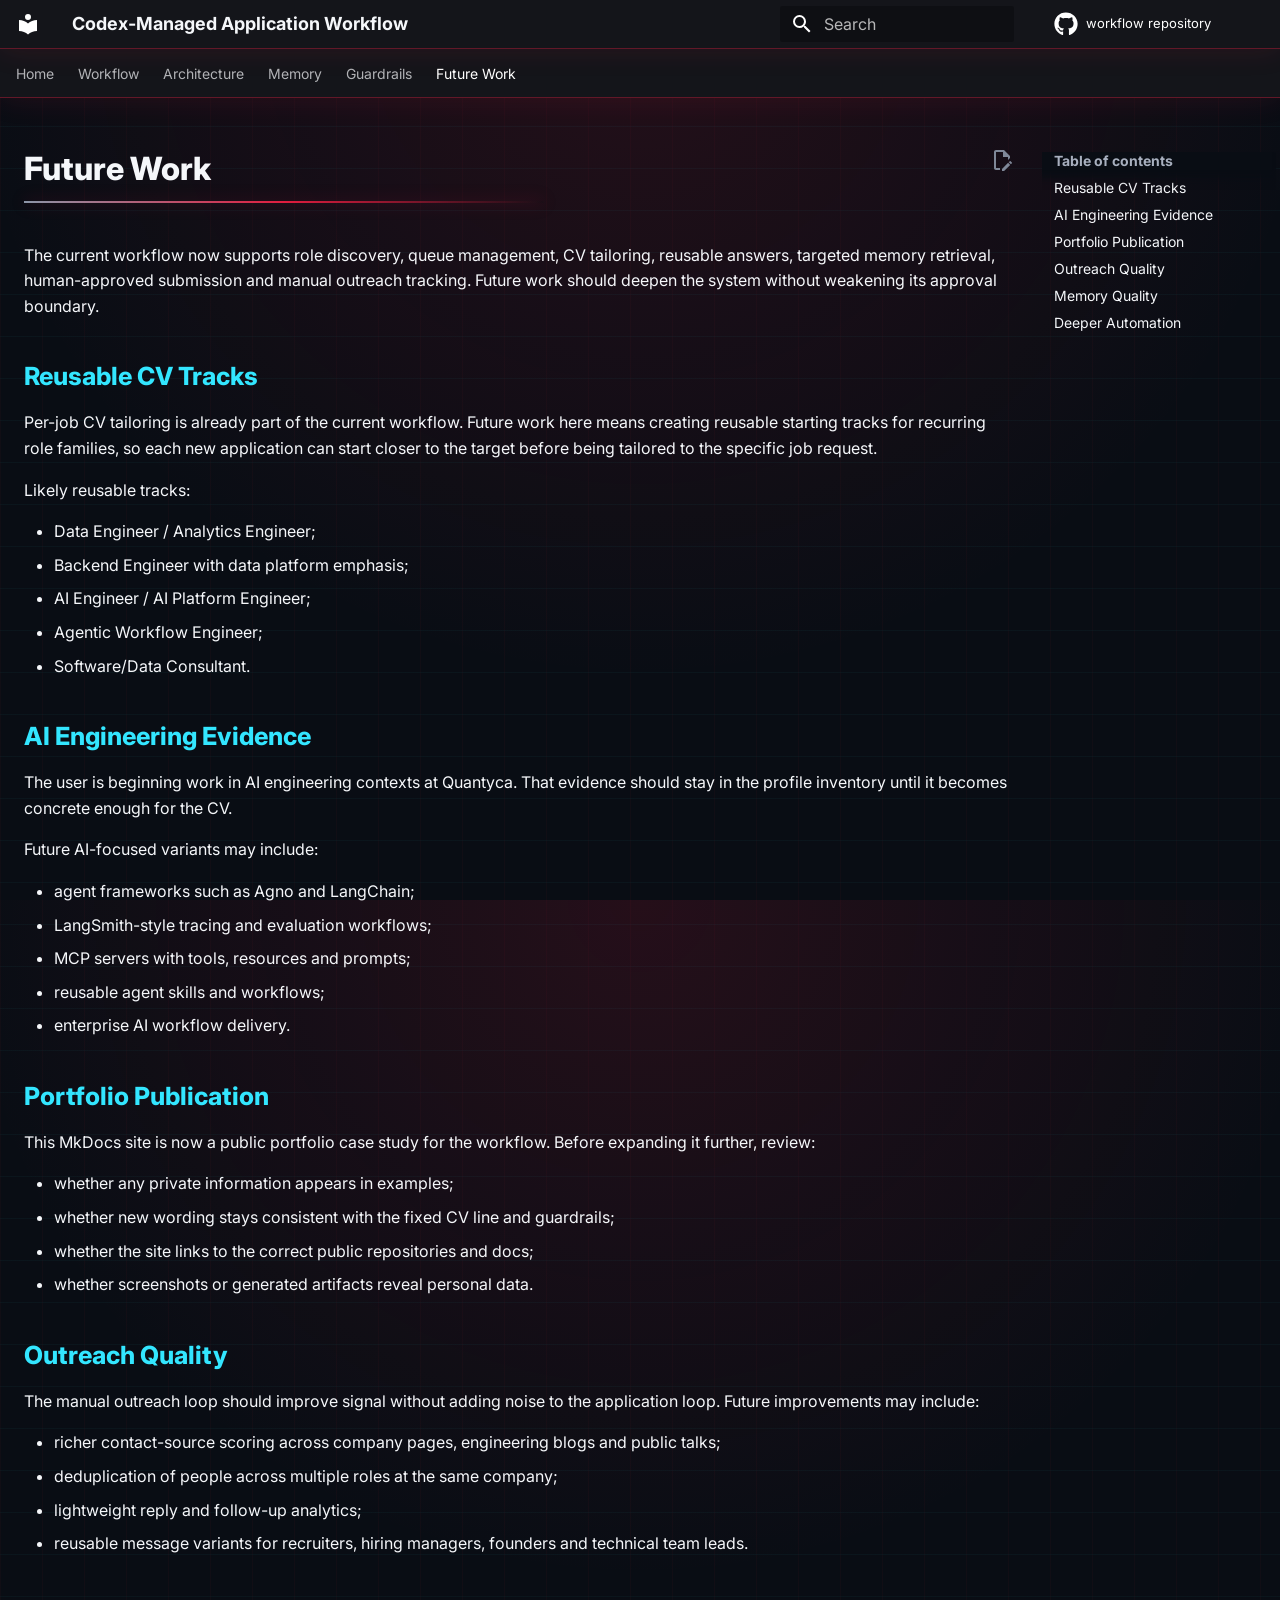
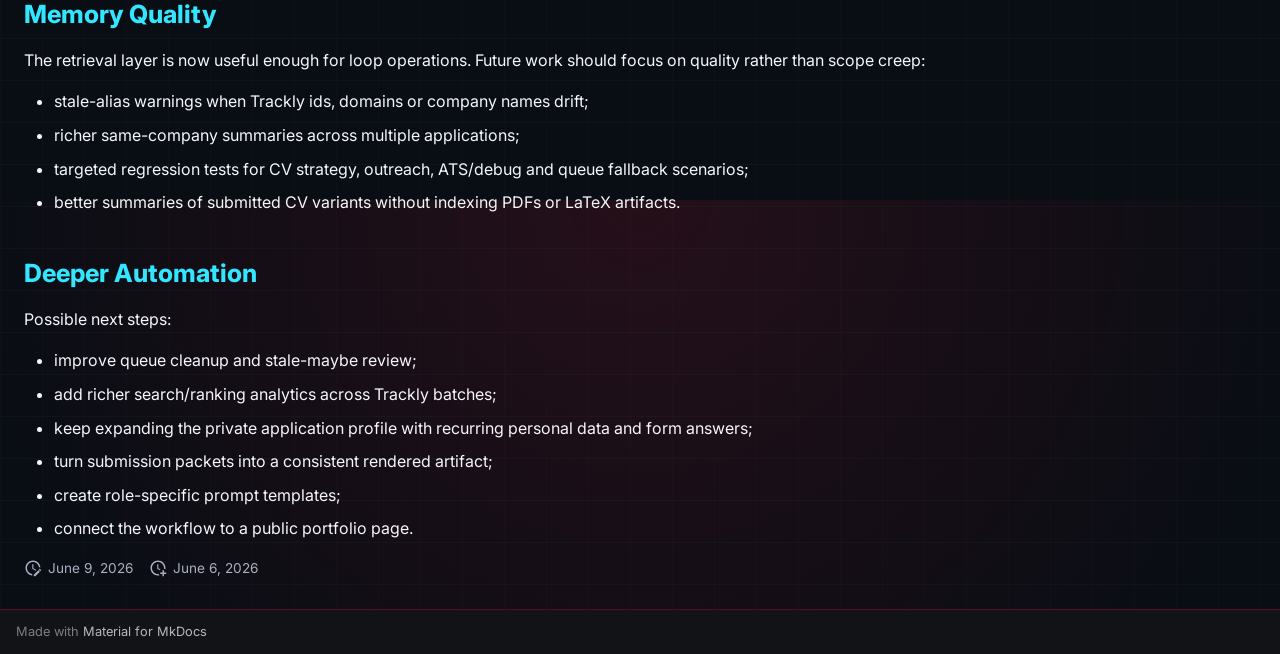
<file: future-work/index.html>
<!doctype html><html lang=en class=no-js> <head><meta charset=utf-8><meta name=viewport content="width=device-width,initial-scale=1"><meta name=description content="Queue-driven, human-approved CV tailoring, application submission and manual outreach tracking workflow managed through Codex."><meta name=author content=user><link href=https://ddm18.github.io/codex-managed-application-workflow/future-work/ rel=canonical><link href=../guardrails/ rel=prev><link rel=icon href=../assets/images/favicon.png><meta name=generator content="mkdocs-1.6.1, mkdocs-material-9.7.6"><title>Future Work - Codex-Managed Application Workflow</title><link rel=stylesheet href=../assets/stylesheets/main.484c7ddc.min.css><link rel=stylesheet href=../assets/stylesheets/palette.ab4e12ef.min.css><link rel=preconnect href=https://fonts.gstatic.com crossorigin><link rel=stylesheet href="https://fonts.googleapis.com/css?family=Inter:300,300i,400,400i,700,700i%7CJetBrains+Mono:400,400i,700,700i&display=fallback"><style>:root{--md-text-font:"Inter";--md-code-font:"JetBrains Mono"}</style><link rel=stylesheet href=../stylesheets/extra-20260606-diagram-icons-v3.css><script>__md_scope=new URL("..",location),__md_hash=e=>[...e].reduce(((e,_)=>(e<<5)-e+_.charCodeAt(0)),0),__md_get=(e,_=localStorage,t=__md_scope)=>JSON.parse(_.getItem(t.pathname+"."+e)),__md_set=(e,_,t=localStorage,a=__md_scope)=>{try{t.setItem(a.pathname+"."+e,JSON.stringify(_))}catch(e){}}</script></head> <body dir=ltr data-md-color-scheme=slate data-md-color-primary=black data-md-color-accent=red> <input class=md-toggle data-md-toggle=drawer type=checkbox id=__drawer autocomplete=off> <input class=md-toggle data-md-toggle=search type=checkbox id=__search autocomplete=off> <label class=md-overlay for=__drawer></label> <div data-md-component=skip> <a href=#future-work class=md-skip> Skip to content </a> </div> <div data-md-component=announce> </div> <header class=md-header data-md-component=header> <nav class="md-header__inner md-grid" aria-label=Header> <a href=.. title="Codex-Managed Application Workflow" class="md-header__button md-logo" aria-label="Codex-Managed Application Workflow" data-md-component=logo> <svg xmlns=http://www.w3.org/2000/svg viewbox="0 0 24 24"><path d="M12 8a3 3 0 0 0 3-3 3 3 0 0 0-3-3 3 3 0 0 0-3 3 3 3 0 0 0 3 3m0 3.54C9.64 9.35 6.5 8 3 8v11c3.5 0 6.64 1.35 9 3.54 2.36-2.19 5.5-3.54 9-3.54V8c-3.5 0-6.64 1.35-9 3.54"/></svg> </a> <label class="md-header__button md-icon" for=__drawer> <svg xmlns=http://www.w3.org/2000/svg viewbox="0 0 24 24"><path d="M3 6h18v2H3zm0 5h18v2H3zm0 5h18v2H3z"/></svg> </label> <div class=md-header__title data-md-component=header-title> <div class=md-header__ellipsis> <div class=md-header__topic> <span class=md-ellipsis> Codex-Managed Application Workflow </span> </div> <div class=md-header__topic data-md-component=header-topic> <span class=md-ellipsis> Future Work </span> </div> </div> </div> <form class=md-header__option data-md-component=palette> <input class=md-option data-md-color-media data-md-color-scheme=slate data-md-color-primary=black data-md-color-accent=red aria-hidden=true type=radio name=__palette id=__palette_0> </form> <script>var palette=__md_get("__palette");if(palette&&palette.color){if("(prefers-color-scheme)"===palette.color.media){var media=matchMedia("(prefers-color-scheme: light)"),input=document.querySelector(media.matches?"[data-md-color-media='(prefers-color-scheme: light)']":"[data-md-color-media='(prefers-color-scheme: dark)']");palette.color.media=input.getAttribute("data-md-color-media"),palette.color.scheme=input.getAttribute("data-md-color-scheme"),palette.color.primary=input.getAttribute("data-md-color-primary"),palette.color.accent=input.getAttribute("data-md-color-accent")}for(var[key,value]of Object.entries(palette.color))document.body.setAttribute("data-md-color-"+key,value)}</script> <label class="md-header__button md-icon" for=__search> <svg xmlns=http://www.w3.org/2000/svg viewbox="0 0 24 24"><path d="M9.5 3A6.5 6.5 0 0 1 16 9.5c0 1.61-.59 3.09-1.56 4.23l.27.27h.79l5 5-1.5 1.5-5-5v-.79l-.27-.27A6.52 6.52 0 0 1 9.5 16 6.5 6.5 0 0 1 3 9.5 6.5 6.5 0 0 1 9.5 3m0 2C7 5 5 7 5 9.5S7 14 9.5 14 14 12 14 9.5 12 5 9.5 5"/></svg> </label> <div class=md-search data-md-component=search role=dialog> <label class=md-search__overlay for=__search></label> <div class=md-search__inner role=search> <form class=md-search__form name=search> <input type=text class=md-search__input name=query aria-label=Search placeholder=Search autocapitalize=off autocorrect=off autocomplete=off spellcheck=false data-md-component=search-query required> <label class="md-search__icon md-icon" for=__search> <svg xmlns=http://www.w3.org/2000/svg viewbox="0 0 24 24"><path d="M9.5 3A6.5 6.5 0 0 1 16 9.5c0 1.61-.59 3.09-1.56 4.23l.27.27h.79l5 5-1.5 1.5-5-5v-.79l-.27-.27A6.52 6.52 0 0 1 9.5 16 6.5 6.5 0 0 1 3 9.5 6.5 6.5 0 0 1 9.5 3m0 2C7 5 5 7 5 9.5S7 14 9.5 14 14 12 14 9.5 12 5 9.5 5"/></svg> <svg xmlns=http://www.w3.org/2000/svg viewbox="0 0 24 24"><path d="M20 11v2H8l5.5 5.5-1.42 1.42L4.16 12l7.92-7.92L13.5 5.5 8 11z"/></svg> </label> <nav class=md-search__options aria-label=Search> <a href=javascript:void(0) class="md-search__icon md-icon" title=Share aria-label=Share data-clipboard data-clipboard-text data-md-component=search-share tabindex=-1> <svg xmlns=http://www.w3.org/2000/svg viewbox="0 0 24 24"><path d="M18 16.08c-.76 0-1.44.3-1.96.77L8.91 12.7c.05-.23.09-.46.09-.7s-.04-.47-.09-.7l7.05-4.11c.54.5 1.25.81 2.04.81a3 3 0 0 0 3-3 3 3 0 0 0-3-3 3 3 0 0 0-3 3c0 .24.04.47.09.7L8.04 9.81C7.5 9.31 6.79 9 6 9a3 3 0 0 0-3 3 3 3 0 0 0 3 3c.79 0 1.5-.31 2.04-.81l7.12 4.15c-.05.21-.08.43-.08.66 0 1.61 1.31 2.91 2.92 2.91s2.92-1.3 2.92-2.91A2.92 2.92 0 0 0 18 16.08"/></svg> </a> <button type=reset class="md-search__icon md-icon" title=Clear aria-label=Clear tabindex=-1> <svg xmlns=http://www.w3.org/2000/svg viewbox="0 0 24 24"><path d="M19 6.41 17.59 5 12 10.59 6.41 5 5 6.41 10.59 12 5 17.59 6.41 19 12 13.41 17.59 19 19 17.59 13.41 12z"/></svg> </button> </nav> </form> <div class=md-search__output> <div class=md-search__scrollwrap tabindex=0 data-md-scrollfix> <div class=md-search-result data-md-component=search-result> <div class=md-search-result__meta> Initializing search </div> <ol class=md-search-result__list role=presentation></ol> </div> </div> </div> </div> </div> <div class=md-header__source> <a href=https://github.com/ddm18/codex-managed-application-workflow title="Go to repository" class=md-source data-md-component=source> <div class="md-source__icon md-icon"> <svg xmlns=http://www.w3.org/2000/svg viewbox="0 0 512 512"><!-- Font Awesome Free 7.1.0 by @fontawesome - https://fontawesome.com License - https://fontawesome.com/license/free (Icons: CC BY 4.0, Fonts: SIL OFL 1.1, Code: MIT License) Copyright 2025 Fonticons, Inc.--><path d="M173.9 397.4c0 2-2.3 3.6-5.2 3.6-3.3.3-5.6-1.3-5.6-3.6 0-2 2.3-3.6 5.2-3.6 3-.3 5.6 1.3 5.6 3.6m-31.1-4.5c-.7 2 1.3 4.3 4.3 4.9 2.6 1 5.6 0 6.2-2s-1.3-4.3-4.3-5.2c-2.6-.7-5.5.3-6.2 2.3m44.2-1.7c-2.9.7-4.9 2.6-4.6 4.9.3 2 2.9 3.3 5.9 2.6 2.9-.7 4.9-2.6 4.6-4.6-.3-1.9-3-3.2-5.9-2.9M252.8 8C114.1 8 8 113.3 8 252c0 110.9 69.8 205.8 169.5 239.2 12.8 2.3 17.3-5.6 17.3-12.1 0-6.2-.3-40.4-.3-61.4 0 0-70 15-84.7-29.8 0 0-11.4-29.1-27.8-36.6 0 0-22.9-15.7 1.6-15.4 0 0 24.9 2 38.6 25.8 21.9 38.6 58.6 27.5 72.9 20.9 2.3-16 8.8-27.1 16-33.7-55.9-6.2-112.3-14.3-112.3-110.5 0-27.5 7.6-41.3 23.6-58.9-2.6-6.5-11.1-33.3 2.6-67.9 20.9-6.5 69 27 69 27 20-5.6 41.5-8.5 62.8-8.5s42.8 2.9 62.8 8.5c0 0 48.1-33.6 69-27 13.7 34.7 5.2 61.4 2.6 67.9 16 17.7 25.8 31.5 25.8 58.9 0 96.5-58.9 104.2-114.8 110.5 9.2 7.9 17 22.9 17 46.4 0 33.7-.3 75.4-.3 83.6 0 6.5 4.6 14.4 17.3 12.1C436.2 457.8 504 362.9 504 252 504 113.3 391.5 8 252.8 8M105.2 352.9c-1.3 1-1 3.3.7 5.2 1.6 1.6 3.9 2.3 5.2 1 1.3-1 1-3.3-.7-5.2-1.6-1.6-3.9-2.3-5.2-1m-10.8-8.1c-.7 1.3.3 2.9 2.3 3.9 1.6 1 3.6.7 4.3-.7.7-1.3-.3-2.9-2.3-3.9-2-.6-3.6-.3-4.3.7m32.4 35.6c-1.6 1.3-1 4.3 1.3 6.2 2.3 2.3 5.2 2.6 6.5 1 1.3-1.3.7-4.3-1.3-6.2-2.2-2.3-5.2-2.6-6.5-1m-11.4-14.7c-1.6 1-1.6 3.6 0 5.9s4.3 3.3 5.6 2.3c1.6-1.3 1.6-3.9 0-6.2-1.4-2.3-4-3.3-5.6-2"/></svg> </div> <div class=md-source__repository> workflow repository </div> </a> </div> </nav> </header> <div class=md-container data-md-component=container> <nav class=md-tabs aria-label=Tabs data-md-component=tabs> <div class=md-grid> <ul class=md-tabs__list> <li class=md-tabs__item> <a href=.. class=md-tabs__link> Home </a> </li> <li class=md-tabs__item> <a href=../workflow/ class=md-tabs__link> Workflow </a> </li> <li class=md-tabs__item> <a href=../architecture/ class=md-tabs__link> Architecture </a> </li> <li class=md-tabs__item> <a href=../memory/ class=md-tabs__link> Memory </a> </li> <li class=md-tabs__item> <a href=../guardrails/ class=md-tabs__link> Guardrails </a> </li> <li class="md-tabs__item md-tabs__item--active"> <a href=./ class=md-tabs__link> Future Work </a> </li> </ul> </div> </nav> <main class=md-main data-md-component=main> <div class="md-main__inner md-grid"> <div class="md-sidebar md-sidebar--primary" data-md-component=sidebar data-md-type=navigation> <div class=md-sidebar__scrollwrap> <div class=md-sidebar__inner> <nav class="md-nav md-nav--primary md-nav--lifted" aria-label=Navigation data-md-level=0> <label class=md-nav__title for=__drawer> <a href=.. title="Codex-Managed Application Workflow" class="md-nav__button md-logo" aria-label="Codex-Managed Application Workflow" data-md-component=logo> <svg xmlns=http://www.w3.org/2000/svg viewbox="0 0 24 24"><path d="M12 8a3 3 0 0 0 3-3 3 3 0 0 0-3-3 3 3 0 0 0-3 3 3 3 0 0 0 3 3m0 3.54C9.64 9.35 6.5 8 3 8v11c3.5 0 6.64 1.35 9 3.54 2.36-2.19 5.5-3.54 9-3.54V8c-3.5 0-6.64 1.35-9 3.54"/></svg> </a> Codex-Managed Application Workflow </label> <div class=md-nav__source> <a href=https://github.com/ddm18/codex-managed-application-workflow title="Go to repository" class=md-source data-md-component=source> <div class="md-source__icon md-icon"> <svg xmlns=http://www.w3.org/2000/svg viewbox="0 0 512 512"><!-- Font Awesome Free 7.1.0 by @fontawesome - https://fontawesome.com License - https://fontawesome.com/license/free (Icons: CC BY 4.0, Fonts: SIL OFL 1.1, Code: MIT License) Copyright 2025 Fonticons, Inc.--><path d="M173.9 397.4c0 2-2.3 3.6-5.2 3.6-3.3.3-5.6-1.3-5.6-3.6 0-2 2.3-3.6 5.2-3.6 3-.3 5.6 1.3 5.6 3.6m-31.1-4.5c-.7 2 1.3 4.3 4.3 4.9 2.6 1 5.6 0 6.2-2s-1.3-4.3-4.3-5.2c-2.6-.7-5.5.3-6.2 2.3m44.2-1.7c-2.9.7-4.9 2.6-4.6 4.9.3 2 2.9 3.3 5.9 2.6 2.9-.7 4.9-2.6 4.6-4.6-.3-1.9-3-3.2-5.9-2.9M252.8 8C114.1 8 8 113.3 8 252c0 110.9 69.8 205.8 169.5 239.2 12.8 2.3 17.3-5.6 17.3-12.1 0-6.2-.3-40.4-.3-61.4 0 0-70 15-84.7-29.8 0 0-11.4-29.1-27.8-36.6 0 0-22.9-15.7 1.6-15.4 0 0 24.9 2 38.6 25.8 21.9 38.6 58.6 27.5 72.9 20.9 2.3-16 8.8-27.1 16-33.7-55.9-6.2-112.3-14.3-112.3-110.5 0-27.5 7.6-41.3 23.6-58.9-2.6-6.5-11.1-33.3 2.6-67.9 20.9-6.5 69 27 69 27 20-5.6 41.5-8.5 62.8-8.5s42.8 2.9 62.8 8.5c0 0 48.1-33.6 69-27 13.7 34.7 5.2 61.4 2.6 67.9 16 17.7 25.8 31.5 25.8 58.9 0 96.5-58.9 104.2-114.8 110.5 9.2 7.9 17 22.9 17 46.4 0 33.7-.3 75.4-.3 83.6 0 6.5 4.6 14.4 17.3 12.1C436.2 457.8 504 362.9 504 252 504 113.3 391.5 8 252.8 8M105.2 352.9c-1.3 1-1 3.3.7 5.2 1.6 1.6 3.9 2.3 5.2 1 1.3-1 1-3.3-.7-5.2-1.6-1.6-3.9-2.3-5.2-1m-10.8-8.1c-.7 1.3.3 2.9 2.3 3.9 1.6 1 3.6.7 4.3-.7.7-1.3-.3-2.9-2.3-3.9-2-.6-3.6-.3-4.3.7m32.4 35.6c-1.6 1.3-1 4.3 1.3 6.2 2.3 2.3 5.2 2.6 6.5 1 1.3-1.3.7-4.3-1.3-6.2-2.2-2.3-5.2-2.6-6.5-1m-11.4-14.7c-1.6 1-1.6 3.6 0 5.9s4.3 3.3 5.6 2.3c1.6-1.3 1.6-3.9 0-6.2-1.4-2.3-4-3.3-5.6-2"/></svg> </div> <div class=md-source__repository> workflow repository </div> </a> </div> <ul class=md-nav__list data-md-scrollfix> <li class=md-nav__item> <a href=.. class=md-nav__link> <span class=md-ellipsis> Home </span> </a> </li> <li class=md-nav__item> <a href=../workflow/ class=md-nav__link> <span class=md-ellipsis> Workflow </span> </a> </li> <li class=md-nav__item> <a href=../architecture/ class=md-nav__link> <span class=md-ellipsis> Architecture </span> </a> </li> <li class=md-nav__item> <a href=../memory/ class=md-nav__link> <span class=md-ellipsis> Memory </span> </a> </li> <li class=md-nav__item> <a href=../guardrails/ class=md-nav__link> <span class=md-ellipsis> Guardrails </span> </a> </li> <li class="md-nav__item md-nav__item--active"> <input class="md-nav__toggle md-toggle" type=checkbox id=__toc> <label class="md-nav__link md-nav__link--active" for=__toc> <span class=md-ellipsis> Future Work </span> <span class="md-nav__icon md-icon"></span> </label> <a href=./ class="md-nav__link md-nav__link--active"> <span class=md-ellipsis> Future Work </span> </a> <nav class="md-nav md-nav--secondary" aria-label="Table of contents"> <label class=md-nav__title for=__toc> <span class="md-nav__icon md-icon"></span> Table of contents </label> <ul class=md-nav__list data-md-component=toc data-md-scrollfix> <li class=md-nav__item> <a href=#reusable-cv-tracks class=md-nav__link> <span class=md-ellipsis> Reusable CV Tracks </span> </a> </li> <li class=md-nav__item> <a href=#ai-engineering-evidence class=md-nav__link> <span class=md-ellipsis> AI Engineering Evidence </span> </a> </li> <li class=md-nav__item> <a href=#portfolio-publication class=md-nav__link> <span class=md-ellipsis> Portfolio Publication </span> </a> </li> <li class=md-nav__item> <a href=#outreach-quality class=md-nav__link> <span class=md-ellipsis> Outreach Quality </span> </a> </li> <li class=md-nav__item> <a href=#memory-quality class=md-nav__link> <span class=md-ellipsis> Memory Quality </span> </a> </li> <li class=md-nav__item> <a href=#deeper-automation class=md-nav__link> <span class=md-ellipsis> Deeper Automation </span> </a> </li> </ul> </nav> </li> </ul> </nav> </div> </div> </div> <div class="md-sidebar md-sidebar--secondary" data-md-component=sidebar data-md-type=toc> <div class=md-sidebar__scrollwrap> <div class=md-sidebar__inner> <nav class="md-nav md-nav--secondary" aria-label="Table of contents"> <label class=md-nav__title for=__toc> <span class="md-nav__icon md-icon"></span> Table of contents </label> <ul class=md-nav__list data-md-component=toc data-md-scrollfix> <li class=md-nav__item> <a href=#reusable-cv-tracks class=md-nav__link> <span class=md-ellipsis> Reusable CV Tracks </span> </a> </li> <li class=md-nav__item> <a href=#ai-engineering-evidence class=md-nav__link> <span class=md-ellipsis> AI Engineering Evidence </span> </a> </li> <li class=md-nav__item> <a href=#portfolio-publication class=md-nav__link> <span class=md-ellipsis> Portfolio Publication </span> </a> </li> <li class=md-nav__item> <a href=#outreach-quality class=md-nav__link> <span class=md-ellipsis> Outreach Quality </span> </a> </li> <li class=md-nav__item> <a href=#memory-quality class=md-nav__link> <span class=md-ellipsis> Memory Quality </span> </a> </li> <li class=md-nav__item> <a href=#deeper-automation class=md-nav__link> <span class=md-ellipsis> Deeper Automation </span> </a> </li> </ul> </nav> </div> </div> </div> <div class=md-content data-md-component=content> <article class="md-content__inner md-typeset"> <a href=https://github.com/ddm18/codex-managed-application-workflow/edit/main/docs/future-work.md title="Edit this page" class="md-content__button md-icon" rel=edit> <svg xmlns=http://www.w3.org/2000/svg viewbox="0 0 24 24"><path d="M10 20H6V4h7v5h5v3.1l2-2V8l-6-6H6c-1.1 0-2 .9-2 2v16c0 1.1.9 2 2 2h4zm10.2-7c.1 0 .3.1.4.2l1.3 1.3c.2.2.2.6 0 .8l-1 1-2.1-2.1 1-1c.1-.1.2-.2.4-.2m0 3.9L14.1 23H12v-2.1l6.1-6.1z"/></svg> </a> <h1 id=future-work>Future Work<a class=headerlink href=#future-work title="Permanent link">&para;</a></h1> <p>The current workflow now supports role discovery, queue management, CV tailoring, reusable answers, targeted memory retrieval, human-approved submission and manual outreach tracking. Future work should deepen the system without weakening its approval boundary.</p> <h2 id=reusable-cv-tracks>Reusable CV Tracks<a class=headerlink href=#reusable-cv-tracks title="Permanent link">&para;</a></h2> <p>Per-job CV tailoring is already part of the current workflow. Future work here means creating reusable starting tracks for recurring role families, so each new application can start closer to the target before being tailored to the specific job request.</p> <p>Likely reusable tracks:</p> <ul> <li>Data Engineer / Analytics Engineer;</li> <li>Backend Engineer with data platform emphasis;</li> <li>AI Engineer / AI Platform Engineer;</li> <li>Agentic Workflow Engineer;</li> <li>Software/Data Consultant.</li> </ul> <h2 id=ai-engineering-evidence>AI Engineering Evidence<a class=headerlink href=#ai-engineering-evidence title="Permanent link">&para;</a></h2> <p>The user is beginning work in AI engineering contexts at Quantyca. That evidence should stay in the profile inventory until it becomes concrete enough for the CV.</p> <p>Future AI-focused variants may include:</p> <ul> <li>agent frameworks such as Agno and LangChain;</li> <li>LangSmith-style tracing and evaluation workflows;</li> <li>MCP servers with tools, resources and prompts;</li> <li>reusable agent skills and workflows;</li> <li>enterprise AI workflow delivery.</li> </ul> <h2 id=portfolio-publication>Portfolio Publication<a class=headerlink href=#portfolio-publication title="Permanent link">&para;</a></h2> <p>This MkDocs site is now a public portfolio case study for the workflow. Before expanding it further, review:</p> <ul> <li>whether any private information appears in examples;</li> <li>whether new wording stays consistent with the fixed CV line and guardrails;</li> <li>whether the site links to the correct public repositories and docs;</li> <li>whether screenshots or generated artifacts reveal personal data.</li> </ul> <h2 id=outreach-quality>Outreach Quality<a class=headerlink href=#outreach-quality title="Permanent link">&para;</a></h2> <p>The manual outreach loop should improve signal without adding noise to the application loop. Future improvements may include:</p> <ul> <li>richer contact-source scoring across company pages, engineering blogs and public talks;</li> <li>deduplication of people across multiple roles at the same company;</li> <li>lightweight reply and follow-up analytics;</li> <li>reusable message variants for recruiters, hiring managers, founders and technical team leads.</li> </ul> <h2 id=memory-quality>Memory Quality<a class=headerlink href=#memory-quality title="Permanent link">&para;</a></h2> <p>The retrieval layer is now useful enough for loop operations. Future work should focus on quality rather than scope creep:</p> <ul> <li>stale-alias warnings when Trackly ids, domains or company names drift;</li> <li>richer same-company summaries across multiple applications;</li> <li>targeted regression tests for CV strategy, outreach, ATS/debug and queue fallback scenarios;</li> <li>better summaries of submitted CV variants without indexing PDFs or LaTeX artifacts.</li> </ul> <h2 id=deeper-automation>Deeper Automation<a class=headerlink href=#deeper-automation title="Permanent link">&para;</a></h2> <p>Possible next steps:</p> <ul> <li>improve queue cleanup and stale-maybe review;</li> <li>add richer search/ranking analytics across Trackly batches;</li> <li>keep expanding the private application profile with recurring personal data and form answers;</li> <li>turn submission packets into a consistent rendered artifact;</li> <li>create role-specific prompt templates;</li> <li>connect the workflow to a public portfolio page.</li> </ul> <aside class=md-source-file> <span class=md-source-file__fact> <span class=md-icon title="Last update"> <svg xmlns=http://www.w3.org/2000/svg viewbox="0 0 24 24"><path d="M21 13.1c-.1 0-.3.1-.4.2l-1 1 2.1 2.1 1-1c.2-.2.2-.6 0-.8l-1.3-1.3c-.1-.1-.2-.2-.4-.2m-1.9 1.8-6.1 6V23h2.1l6.1-6.1zM12.5 7v5.2l4 2.4-1 1L11 13V7zM11 21.9c-5.1-.5-9-4.8-9-9.9C2 6.5 6.5 2 12 2c5.3 0 9.6 4.1 10 9.3-.3-.1-.6-.2-1-.2s-.7.1-1 .2C19.6 7.2 16.2 4 12 4c-4.4 0-8 3.6-8 8 0 4.1 3.1 7.5 7.1 7.9l-.1.2z"/></svg> </span> <span class="git-revision-date-localized-plugin git-revision-date-localized-plugin-date" title="June 9, 2026 15:39:50 UTC">June 9, 2026</span> </span> <span class=md-source-file__fact> <span class=md-icon title=Created> <svg xmlns=http://www.w3.org/2000/svg viewbox="0 0 24 24"><path d="M14.47 15.08 11 13V7h1.5v5.25l3.08 1.83c-.41.28-.79.62-1.11 1m-1.39 4.84c-.36.05-.71.08-1.08.08-4.42 0-8-3.58-8-8s3.58-8 8-8 8 3.58 8 8c0 .37-.03.72-.08 1.08.69.1 1.33.32 1.92.64.1-.56.16-1.13.16-1.72 0-5.5-4.5-10-10-10S2 6.5 2 12s4.47 10 10 10c.59 0 1.16-.06 1.72-.16-.32-.59-.54-1.23-.64-1.92M18 15v3h-3v2h3v3h2v-3h3v-2h-3v-3z"/></svg> </span> <span class="git-revision-date-localized-plugin git-revision-date-localized-plugin-date" title="June 6, 2026 14:44:40 UTC">June 6, 2026</span> </span> </aside> </article> </div> <script>var target=document.getElementById(location.hash.slice(1));target&&target.name&&(target.checked=target.name.startsWith("__tabbed_"))</script> </div> <button type=button class="md-top md-icon" data-md-component=top hidden> <svg xmlns=http://www.w3.org/2000/svg viewbox="0 0 24 24"><path d="M13 20h-2V8l-5.5 5.5-1.42-1.42L12 4.16l7.92 7.92-1.42 1.42L13 8z"/></svg> Back to top </button> </main> <footer class=md-footer> <div class="md-footer-meta md-typeset"> <div class="md-footer-meta__inner md-grid"> <div class=md-copyright> Made with <a href=https://squidfunk.github.io/mkdocs-material/ target=_blank rel=noopener> Material for MkDocs </a> </div> </div> </div> </footer> </div> <div class=md-dialog data-md-component=dialog> <div class="md-dialog__inner md-typeset"></div> </div> <script id=__config type=application/json>{"annotate": null, "base": "..", "features": ["navigation.tabs", "navigation.sections", "navigation.expand", "navigation.top", "content.code.copy", "content.action.edit", "search.highlight", "search.share"], "search": "../assets/javascripts/workers/search.2c215733.min.js", "tags": null, "translations": {"clipboard.copied": "Copied to clipboard", "clipboard.copy": "Copy to clipboard", "search.result.more.one": "1 more on this page", "search.result.more.other": "# more on this page", "search.result.none": "No matching documents", "search.result.one": "1 matching document", "search.result.other": "# matching documents", "search.result.placeholder": "Type to start searching", "search.result.term.missing": "Missing", "select.version": "Select version"}, "version": null}</script> <script src=../assets/javascripts/bundle.79ae519e.min.js></script> </body> </html>
</file>
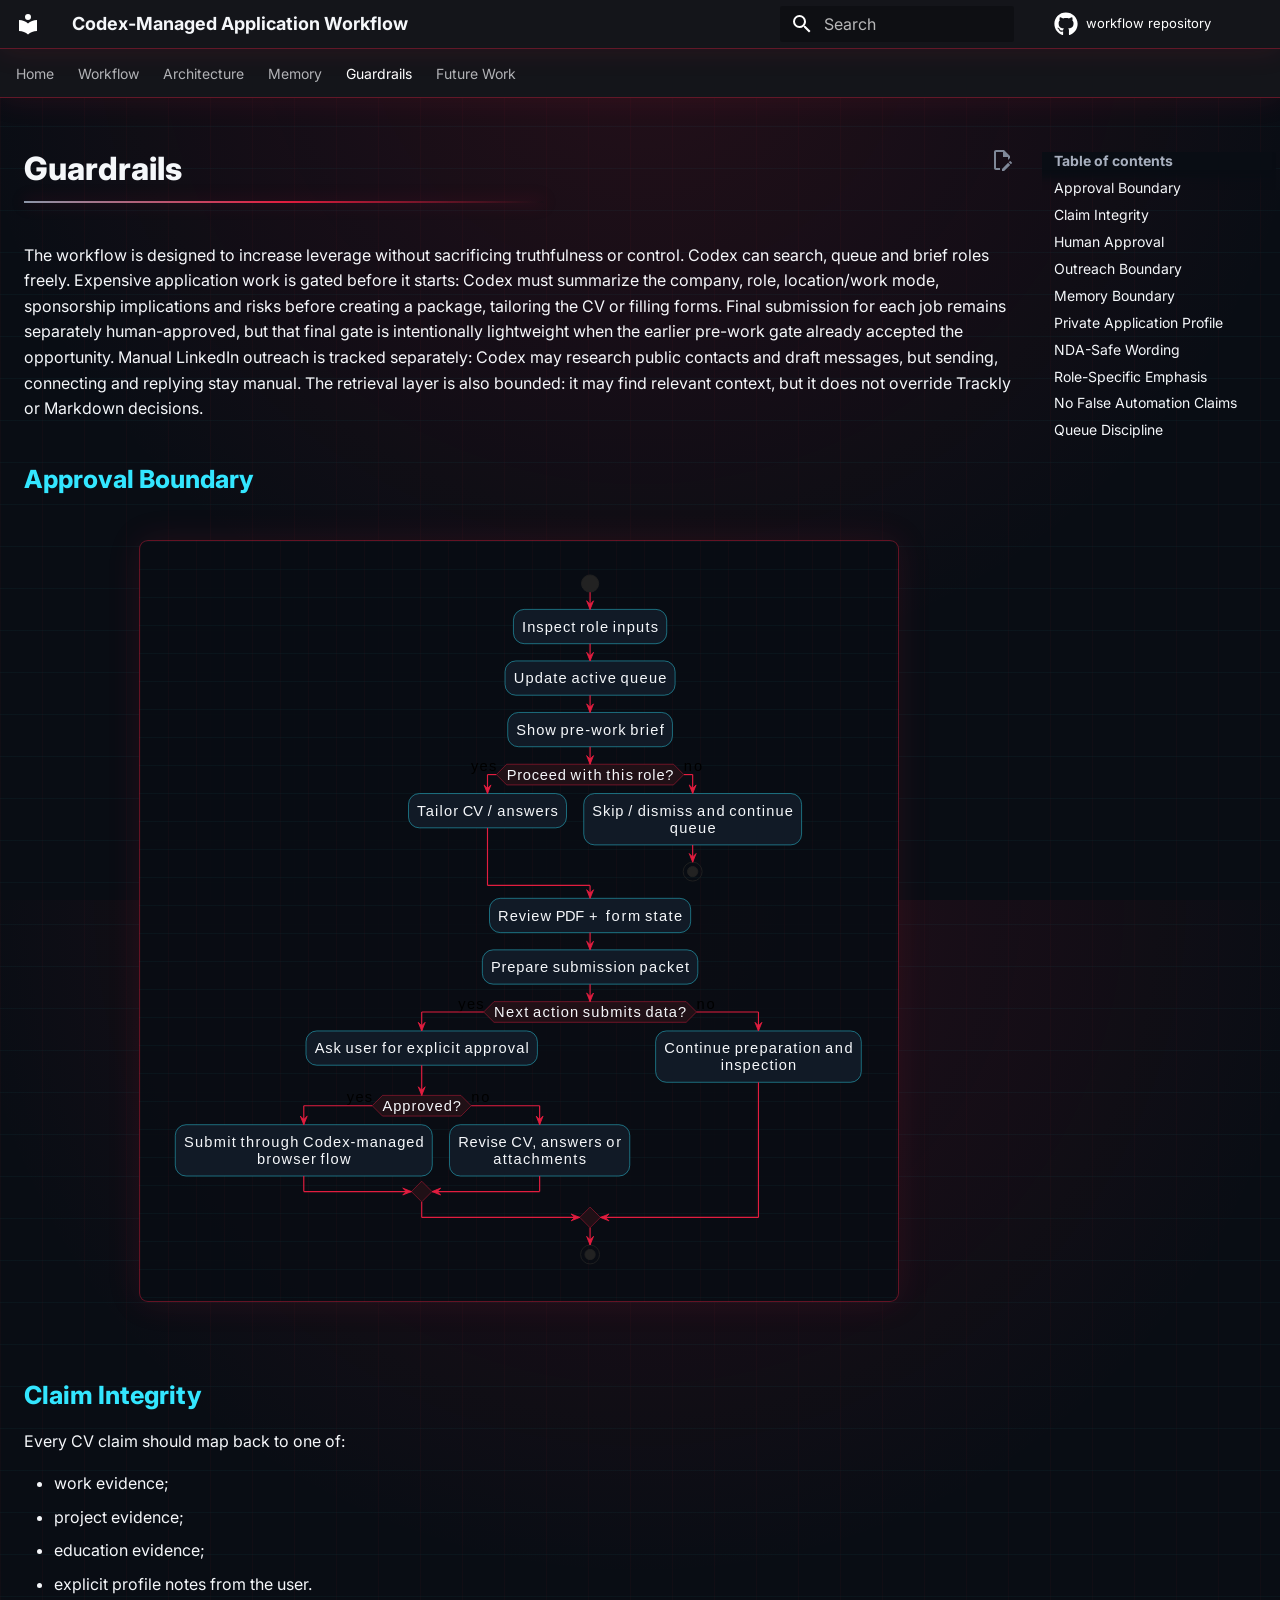
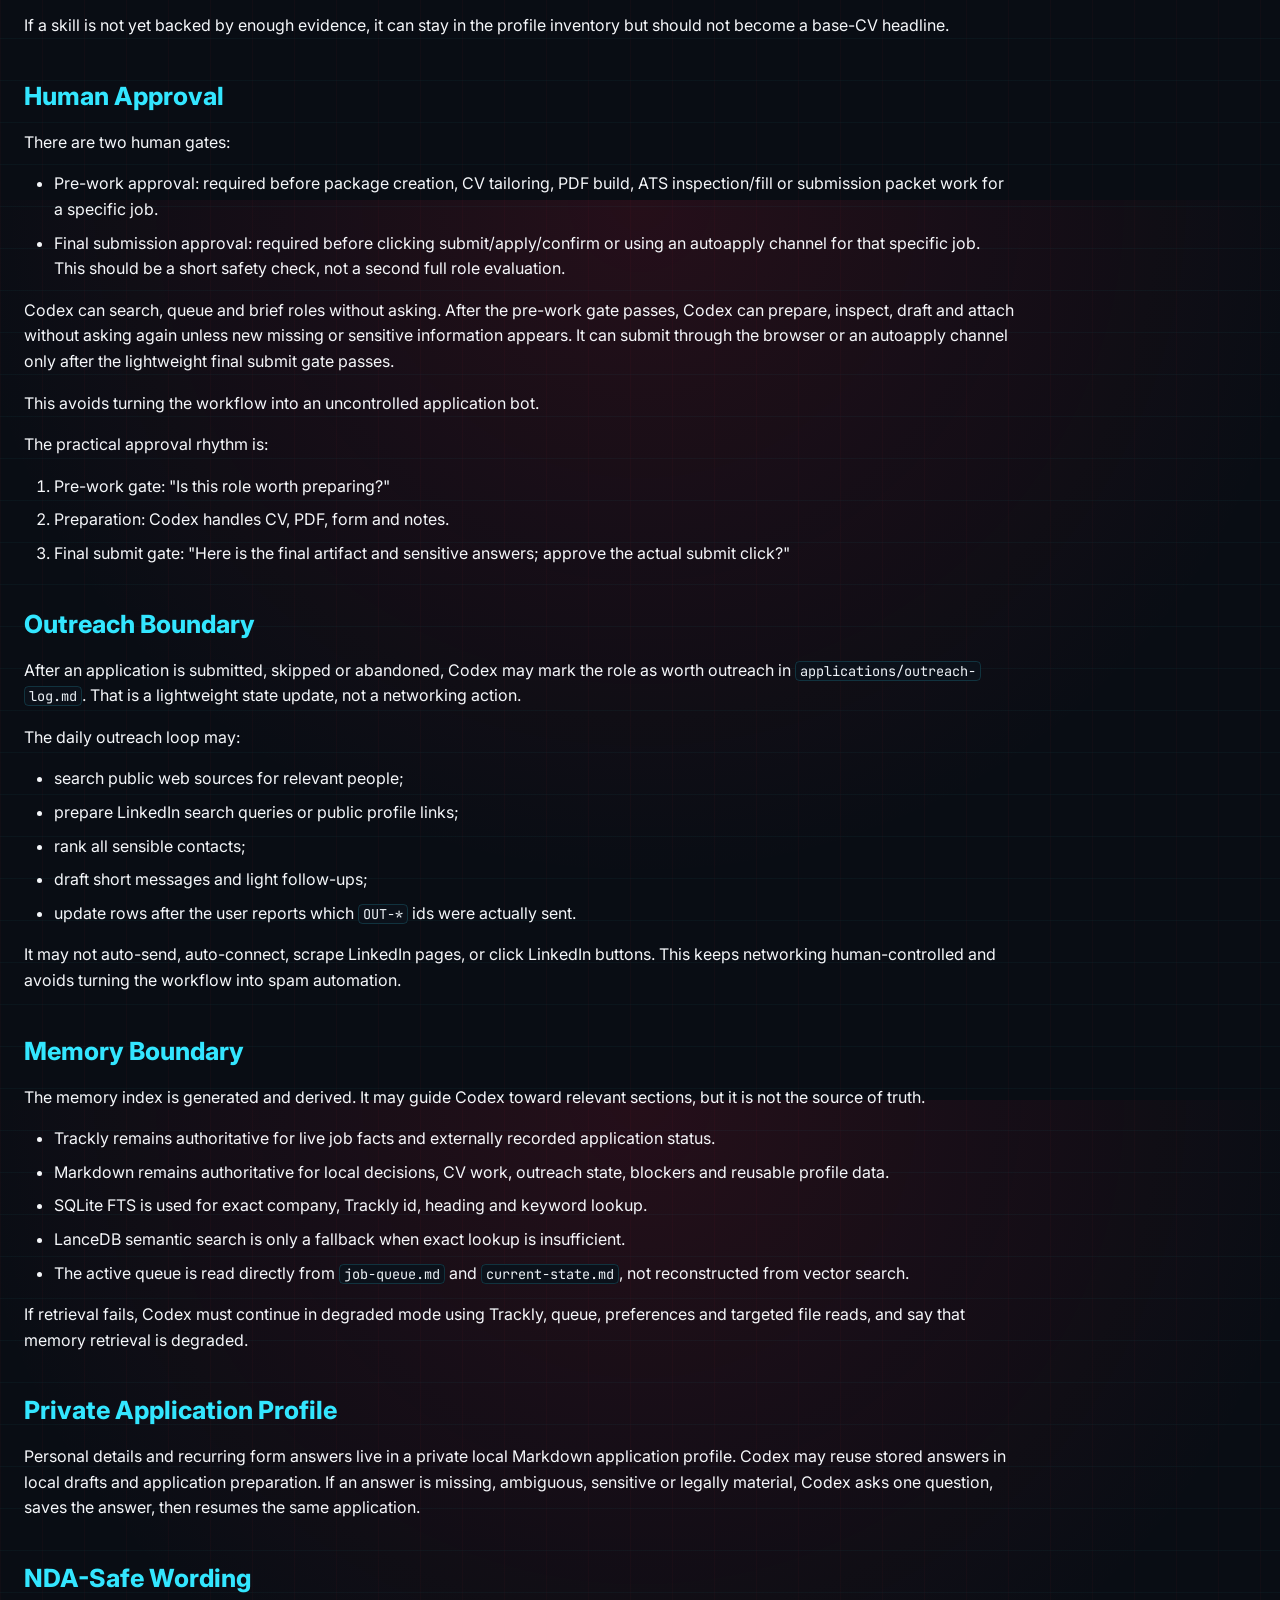
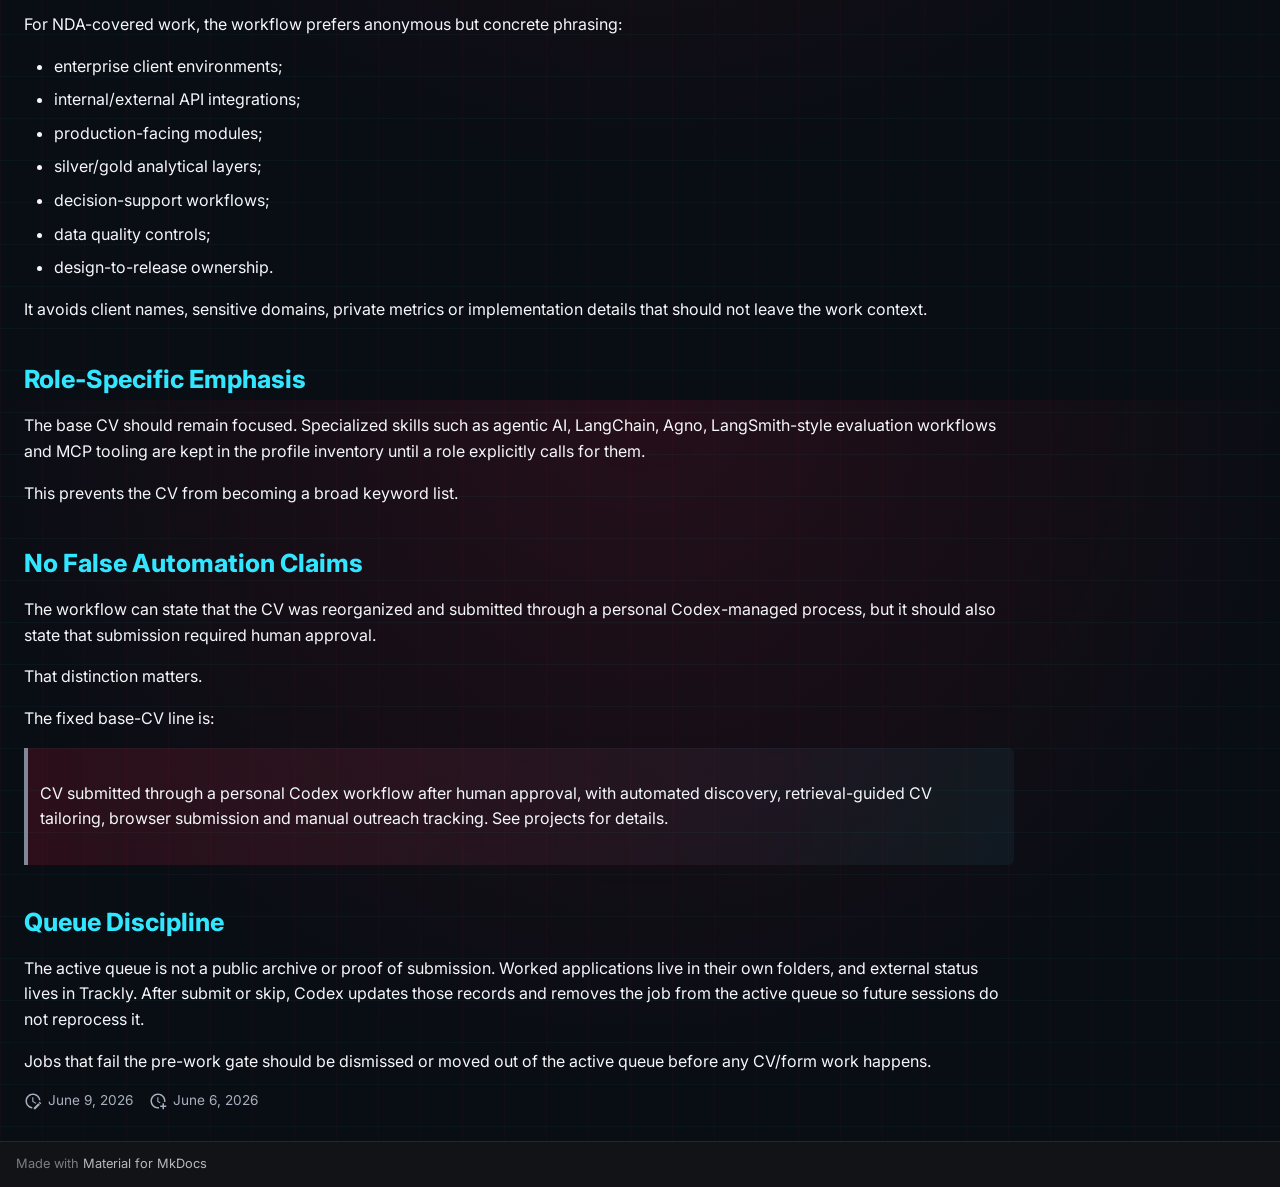
<file: guardrails/index.html>
<!doctype html><html lang=en class=no-js> <head><meta charset=utf-8><meta name=viewport content="width=device-width,initial-scale=1"><meta name=description content="Queue-driven, human-approved CV tailoring, application submission and manual outreach tracking workflow managed through Codex."><meta name=author content=user><link href=https://ddm18.github.io/codex-managed-application-workflow/guardrails/ rel=canonical><link href=../memory/ rel=prev><link href=../future-work/ rel=next><link rel=icon href=../assets/images/favicon.png><meta name=generator content="mkdocs-1.6.1, mkdocs-material-9.7.6"><title>Guardrails - Codex-Managed Application Workflow</title><link rel=stylesheet href=../assets/stylesheets/main.484c7ddc.min.css><link rel=stylesheet href=../assets/stylesheets/palette.ab4e12ef.min.css><link rel=preconnect href=https://fonts.gstatic.com crossorigin><link rel=stylesheet href="https://fonts.googleapis.com/css?family=Inter:300,300i,400,400i,700,700i%7CJetBrains+Mono:400,400i,700,700i&display=fallback"><style>:root{--md-text-font:"Inter";--md-code-font:"JetBrains Mono"}</style><link rel=stylesheet href=../stylesheets/extra-20260606-diagram-icons-v3.css><script>__md_scope=new URL("..",location),__md_hash=e=>[...e].reduce(((e,_)=>(e<<5)-e+_.charCodeAt(0)),0),__md_get=(e,_=localStorage,t=__md_scope)=>JSON.parse(_.getItem(t.pathname+"."+e)),__md_set=(e,_,t=localStorage,a=__md_scope)=>{try{t.setItem(a.pathname+"."+e,JSON.stringify(_))}catch(e){}}</script></head> <body dir=ltr data-md-color-scheme=slate data-md-color-primary=black data-md-color-accent=red> <input class=md-toggle data-md-toggle=drawer type=checkbox id=__drawer autocomplete=off> <input class=md-toggle data-md-toggle=search type=checkbox id=__search autocomplete=off> <label class=md-overlay for=__drawer></label> <div data-md-component=skip> <a href=#guardrails class=md-skip> Skip to content </a> </div> <div data-md-component=announce> </div> <header class=md-header data-md-component=header> <nav class="md-header__inner md-grid" aria-label=Header> <a href=.. title="Codex-Managed Application Workflow" class="md-header__button md-logo" aria-label="Codex-Managed Application Workflow" data-md-component=logo> <svg xmlns=http://www.w3.org/2000/svg viewbox="0 0 24 24"><path d="M12 8a3 3 0 0 0 3-3 3 3 0 0 0-3-3 3 3 0 0 0-3 3 3 3 0 0 0 3 3m0 3.54C9.64 9.35 6.5 8 3 8v11c3.5 0 6.64 1.35 9 3.54 2.36-2.19 5.5-3.54 9-3.54V8c-3.5 0-6.64 1.35-9 3.54"/></svg> </a> <label class="md-header__button md-icon" for=__drawer> <svg xmlns=http://www.w3.org/2000/svg viewbox="0 0 24 24"><path d="M3 6h18v2H3zm0 5h18v2H3zm0 5h18v2H3z"/></svg> </label> <div class=md-header__title data-md-component=header-title> <div class=md-header__ellipsis> <div class=md-header__topic> <span class=md-ellipsis> Codex-Managed Application Workflow </span> </div> <div class=md-header__topic data-md-component=header-topic> <span class=md-ellipsis> Guardrails </span> </div> </div> </div> <form class=md-header__option data-md-component=palette> <input class=md-option data-md-color-media data-md-color-scheme=slate data-md-color-primary=black data-md-color-accent=red aria-hidden=true type=radio name=__palette id=__palette_0> </form> <script>var palette=__md_get("__palette");if(palette&&palette.color){if("(prefers-color-scheme)"===palette.color.media){var media=matchMedia("(prefers-color-scheme: light)"),input=document.querySelector(media.matches?"[data-md-color-media='(prefers-color-scheme: light)']":"[data-md-color-media='(prefers-color-scheme: dark)']");palette.color.media=input.getAttribute("data-md-color-media"),palette.color.scheme=input.getAttribute("data-md-color-scheme"),palette.color.primary=input.getAttribute("data-md-color-primary"),palette.color.accent=input.getAttribute("data-md-color-accent")}for(var[key,value]of Object.entries(palette.color))document.body.setAttribute("data-md-color-"+key,value)}</script> <label class="md-header__button md-icon" for=__search> <svg xmlns=http://www.w3.org/2000/svg viewbox="0 0 24 24"><path d="M9.5 3A6.5 6.5 0 0 1 16 9.5c0 1.61-.59 3.09-1.56 4.23l.27.27h.79l5 5-1.5 1.5-5-5v-.79l-.27-.27A6.52 6.52 0 0 1 9.5 16 6.5 6.5 0 0 1 3 9.5 6.5 6.5 0 0 1 9.5 3m0 2C7 5 5 7 5 9.5S7 14 9.5 14 14 12 14 9.5 12 5 9.5 5"/></svg> </label> <div class=md-search data-md-component=search role=dialog> <label class=md-search__overlay for=__search></label> <div class=md-search__inner role=search> <form class=md-search__form name=search> <input type=text class=md-search__input name=query aria-label=Search placeholder=Search autocapitalize=off autocorrect=off autocomplete=off spellcheck=false data-md-component=search-query required> <label class="md-search__icon md-icon" for=__search> <svg xmlns=http://www.w3.org/2000/svg viewbox="0 0 24 24"><path d="M9.5 3A6.5 6.5 0 0 1 16 9.5c0 1.61-.59 3.09-1.56 4.23l.27.27h.79l5 5-1.5 1.5-5-5v-.79l-.27-.27A6.52 6.52 0 0 1 9.5 16 6.5 6.5 0 0 1 3 9.5 6.5 6.5 0 0 1 9.5 3m0 2C7 5 5 7 5 9.5S7 14 9.5 14 14 12 14 9.5 12 5 9.5 5"/></svg> <svg xmlns=http://www.w3.org/2000/svg viewbox="0 0 24 24"><path d="M20 11v2H8l5.5 5.5-1.42 1.42L4.16 12l7.92-7.92L13.5 5.5 8 11z"/></svg> </label> <nav class=md-search__options aria-label=Search> <a href=javascript:void(0) class="md-search__icon md-icon" title=Share aria-label=Share data-clipboard data-clipboard-text data-md-component=search-share tabindex=-1> <svg xmlns=http://www.w3.org/2000/svg viewbox="0 0 24 24"><path d="M18 16.08c-.76 0-1.44.3-1.96.77L8.91 12.7c.05-.23.09-.46.09-.7s-.04-.47-.09-.7l7.05-4.11c.54.5 1.25.81 2.04.81a3 3 0 0 0 3-3 3 3 0 0 0-3-3 3 3 0 0 0-3 3c0 .24.04.47.09.7L8.04 9.81C7.5 9.31 6.79 9 6 9a3 3 0 0 0-3 3 3 3 0 0 0 3 3c.79 0 1.5-.31 2.04-.81l7.12 4.15c-.05.21-.08.43-.08.66 0 1.61 1.31 2.91 2.92 2.91s2.92-1.3 2.92-2.91A2.92 2.92 0 0 0 18 16.08"/></svg> </a> <button type=reset class="md-search__icon md-icon" title=Clear aria-label=Clear tabindex=-1> <svg xmlns=http://www.w3.org/2000/svg viewbox="0 0 24 24"><path d="M19 6.41 17.59 5 12 10.59 6.41 5 5 6.41 10.59 12 5 17.59 6.41 19 12 13.41 17.59 19 19 17.59 13.41 12z"/></svg> </button> </nav> </form> <div class=md-search__output> <div class=md-search__scrollwrap tabindex=0 data-md-scrollfix> <div class=md-search-result data-md-component=search-result> <div class=md-search-result__meta> Initializing search </div> <ol class=md-search-result__list role=presentation></ol> </div> </div> </div> </div> </div> <div class=md-header__source> <a href=https://github.com/ddm18/codex-managed-application-workflow title="Go to repository" class=md-source data-md-component=source> <div class="md-source__icon md-icon"> <svg xmlns=http://www.w3.org/2000/svg viewbox="0 0 512 512"><!-- Font Awesome Free 7.1.0 by @fontawesome - https://fontawesome.com License - https://fontawesome.com/license/free (Icons: CC BY 4.0, Fonts: SIL OFL 1.1, Code: MIT License) Copyright 2025 Fonticons, Inc.--><path d="M173.9 397.4c0 2-2.3 3.6-5.2 3.6-3.3.3-5.6-1.3-5.6-3.6 0-2 2.3-3.6 5.2-3.6 3-.3 5.6 1.3 5.6 3.6m-31.1-4.5c-.7 2 1.3 4.3 4.3 4.9 2.6 1 5.6 0 6.2-2s-1.3-4.3-4.3-5.2c-2.6-.7-5.5.3-6.2 2.3m44.2-1.7c-2.9.7-4.9 2.6-4.6 4.9.3 2 2.9 3.3 5.9 2.6 2.9-.7 4.9-2.6 4.6-4.6-.3-1.9-3-3.2-5.9-2.9M252.8 8C114.1 8 8 113.3 8 252c0 110.9 69.8 205.8 169.5 239.2 12.8 2.3 17.3-5.6 17.3-12.1 0-6.2-.3-40.4-.3-61.4 0 0-70 15-84.7-29.8 0 0-11.4-29.1-27.8-36.6 0 0-22.9-15.7 1.6-15.4 0 0 24.9 2 38.6 25.8 21.9 38.6 58.6 27.5 72.9 20.9 2.3-16 8.8-27.1 16-33.7-55.9-6.2-112.3-14.3-112.3-110.5 0-27.5 7.6-41.3 23.6-58.9-2.6-6.5-11.1-33.3 2.6-67.9 20.9-6.5 69 27 69 27 20-5.6 41.5-8.5 62.8-8.5s42.8 2.9 62.8 8.5c0 0 48.1-33.6 69-27 13.7 34.7 5.2 61.4 2.6 67.9 16 17.7 25.8 31.5 25.8 58.9 0 96.5-58.9 104.2-114.8 110.5 9.2 7.9 17 22.9 17 46.4 0 33.7-.3 75.4-.3 83.6 0 6.5 4.6 14.4 17.3 12.1C436.2 457.8 504 362.9 504 252 504 113.3 391.5 8 252.8 8M105.2 352.9c-1.3 1-1 3.3.7 5.2 1.6 1.6 3.9 2.3 5.2 1 1.3-1 1-3.3-.7-5.2-1.6-1.6-3.9-2.3-5.2-1m-10.8-8.1c-.7 1.3.3 2.9 2.3 3.9 1.6 1 3.6.7 4.3-.7.7-1.3-.3-2.9-2.3-3.9-2-.6-3.6-.3-4.3.7m32.4 35.6c-1.6 1.3-1 4.3 1.3 6.2 2.3 2.3 5.2 2.6 6.5 1 1.3-1.3.7-4.3-1.3-6.2-2.2-2.3-5.2-2.6-6.5-1m-11.4-14.7c-1.6 1-1.6 3.6 0 5.9s4.3 3.3 5.6 2.3c1.6-1.3 1.6-3.9 0-6.2-1.4-2.3-4-3.3-5.6-2"/></svg> </div> <div class=md-source__repository> workflow repository </div> </a> </div> </nav> </header> <div class=md-container data-md-component=container> <nav class=md-tabs aria-label=Tabs data-md-component=tabs> <div class=md-grid> <ul class=md-tabs__list> <li class=md-tabs__item> <a href=.. class=md-tabs__link> Home </a> </li> <li class=md-tabs__item> <a href=../workflow/ class=md-tabs__link> Workflow </a> </li> <li class=md-tabs__item> <a href=../architecture/ class=md-tabs__link> Architecture </a> </li> <li class=md-tabs__item> <a href=../memory/ class=md-tabs__link> Memory </a> </li> <li class="md-tabs__item md-tabs__item--active"> <a href=./ class=md-tabs__link> Guardrails </a> </li> <li class=md-tabs__item> <a href=../future-work/ class=md-tabs__link> Future Work </a> </li> </ul> </div> </nav> <main class=md-main data-md-component=main> <div class="md-main__inner md-grid"> <div class="md-sidebar md-sidebar--primary" data-md-component=sidebar data-md-type=navigation> <div class=md-sidebar__scrollwrap> <div class=md-sidebar__inner> <nav class="md-nav md-nav--primary md-nav--lifted" aria-label=Navigation data-md-level=0> <label class=md-nav__title for=__drawer> <a href=.. title="Codex-Managed Application Workflow" class="md-nav__button md-logo" aria-label="Codex-Managed Application Workflow" data-md-component=logo> <svg xmlns=http://www.w3.org/2000/svg viewbox="0 0 24 24"><path d="M12 8a3 3 0 0 0 3-3 3 3 0 0 0-3-3 3 3 0 0 0-3 3 3 3 0 0 0 3 3m0 3.54C9.64 9.35 6.5 8 3 8v11c3.5 0 6.64 1.35 9 3.54 2.36-2.19 5.5-3.54 9-3.54V8c-3.5 0-6.64 1.35-9 3.54"/></svg> </a> Codex-Managed Application Workflow </label> <div class=md-nav__source> <a href=https://github.com/ddm18/codex-managed-application-workflow title="Go to repository" class=md-source data-md-component=source> <div class="md-source__icon md-icon"> <svg xmlns=http://www.w3.org/2000/svg viewbox="0 0 512 512"><!-- Font Awesome Free 7.1.0 by @fontawesome - https://fontawesome.com License - https://fontawesome.com/license/free (Icons: CC BY 4.0, Fonts: SIL OFL 1.1, Code: MIT License) Copyright 2025 Fonticons, Inc.--><path d="M173.9 397.4c0 2-2.3 3.6-5.2 3.6-3.3.3-5.6-1.3-5.6-3.6 0-2 2.3-3.6 5.2-3.6 3-.3 5.6 1.3 5.6 3.6m-31.1-4.5c-.7 2 1.3 4.3 4.3 4.9 2.6 1 5.6 0 6.2-2s-1.3-4.3-4.3-5.2c-2.6-.7-5.5.3-6.2 2.3m44.2-1.7c-2.9.7-4.9 2.6-4.6 4.9.3 2 2.9 3.3 5.9 2.6 2.9-.7 4.9-2.6 4.6-4.6-.3-1.9-3-3.2-5.9-2.9M252.8 8C114.1 8 8 113.3 8 252c0 110.9 69.8 205.8 169.5 239.2 12.8 2.3 17.3-5.6 17.3-12.1 0-6.2-.3-40.4-.3-61.4 0 0-70 15-84.7-29.8 0 0-11.4-29.1-27.8-36.6 0 0-22.9-15.7 1.6-15.4 0 0 24.9 2 38.6 25.8 21.9 38.6 58.6 27.5 72.9 20.9 2.3-16 8.8-27.1 16-33.7-55.9-6.2-112.3-14.3-112.3-110.5 0-27.5 7.6-41.3 23.6-58.9-2.6-6.5-11.1-33.3 2.6-67.9 20.9-6.5 69 27 69 27 20-5.6 41.5-8.5 62.8-8.5s42.8 2.9 62.8 8.5c0 0 48.1-33.6 69-27 13.7 34.7 5.2 61.4 2.6 67.9 16 17.7 25.8 31.5 25.8 58.9 0 96.5-58.9 104.2-114.8 110.5 9.2 7.9 17 22.9 17 46.4 0 33.7-.3 75.4-.3 83.6 0 6.5 4.6 14.4 17.3 12.1C436.2 457.8 504 362.9 504 252 504 113.3 391.5 8 252.8 8M105.2 352.9c-1.3 1-1 3.3.7 5.2 1.6 1.6 3.9 2.3 5.2 1 1.3-1 1-3.3-.7-5.2-1.6-1.6-3.9-2.3-5.2-1m-10.8-8.1c-.7 1.3.3 2.9 2.3 3.9 1.6 1 3.6.7 4.3-.7.7-1.3-.3-2.9-2.3-3.9-2-.6-3.6-.3-4.3.7m32.4 35.6c-1.6 1.3-1 4.3 1.3 6.2 2.3 2.3 5.2 2.6 6.5 1 1.3-1.3.7-4.3-1.3-6.2-2.2-2.3-5.2-2.6-6.5-1m-11.4-14.7c-1.6 1-1.6 3.6 0 5.9s4.3 3.3 5.6 2.3c1.6-1.3 1.6-3.9 0-6.2-1.4-2.3-4-3.3-5.6-2"/></svg> </div> <div class=md-source__repository> workflow repository </div> </a> </div> <ul class=md-nav__list data-md-scrollfix> <li class=md-nav__item> <a href=.. class=md-nav__link> <span class=md-ellipsis> Home </span> </a> </li> <li class=md-nav__item> <a href=../workflow/ class=md-nav__link> <span class=md-ellipsis> Workflow </span> </a> </li> <li class=md-nav__item> <a href=../architecture/ class=md-nav__link> <span class=md-ellipsis> Architecture </span> </a> </li> <li class=md-nav__item> <a href=../memory/ class=md-nav__link> <span class=md-ellipsis> Memory </span> </a> </li> <li class="md-nav__item md-nav__item--active"> <input class="md-nav__toggle md-toggle" type=checkbox id=__toc> <label class="md-nav__link md-nav__link--active" for=__toc> <span class=md-ellipsis> Guardrails </span> <span class="md-nav__icon md-icon"></span> </label> <a href=./ class="md-nav__link md-nav__link--active"> <span class=md-ellipsis> Guardrails </span> </a> <nav class="md-nav md-nav--secondary" aria-label="Table of contents"> <label class=md-nav__title for=__toc> <span class="md-nav__icon md-icon"></span> Table of contents </label> <ul class=md-nav__list data-md-component=toc data-md-scrollfix> <li class=md-nav__item> <a href=#approval-boundary class=md-nav__link> <span class=md-ellipsis> Approval Boundary </span> </a> </li> <li class=md-nav__item> <a href=#claim-integrity class=md-nav__link> <span class=md-ellipsis> Claim Integrity </span> </a> </li> <li class=md-nav__item> <a href=#human-approval class=md-nav__link> <span class=md-ellipsis> Human Approval </span> </a> </li> <li class=md-nav__item> <a href=#outreach-boundary class=md-nav__link> <span class=md-ellipsis> Outreach Boundary </span> </a> </li> <li class=md-nav__item> <a href=#memory-boundary class=md-nav__link> <span class=md-ellipsis> Memory Boundary </span> </a> </li> <li class=md-nav__item> <a href=#private-application-profile class=md-nav__link> <span class=md-ellipsis> Private Application Profile </span> </a> </li> <li class=md-nav__item> <a href=#nda-safe-wording class=md-nav__link> <span class=md-ellipsis> NDA-Safe Wording </span> </a> </li> <li class=md-nav__item> <a href=#role-specific-emphasis class=md-nav__link> <span class=md-ellipsis> Role-Specific Emphasis </span> </a> </li> <li class=md-nav__item> <a href=#no-false-automation-claims class=md-nav__link> <span class=md-ellipsis> No False Automation Claims </span> </a> </li> <li class=md-nav__item> <a href=#queue-discipline class=md-nav__link> <span class=md-ellipsis> Queue Discipline </span> </a> </li> </ul> </nav> </li> <li class=md-nav__item> <a href=../future-work/ class=md-nav__link> <span class=md-ellipsis> Future Work </span> </a> </li> </ul> </nav> </div> </div> </div> <div class="md-sidebar md-sidebar--secondary" data-md-component=sidebar data-md-type=toc> <div class=md-sidebar__scrollwrap> <div class=md-sidebar__inner> <nav class="md-nav md-nav--secondary" aria-label="Table of contents"> <label class=md-nav__title for=__toc> <span class="md-nav__icon md-icon"></span> Table of contents </label> <ul class=md-nav__list data-md-component=toc data-md-scrollfix> <li class=md-nav__item> <a href=#approval-boundary class=md-nav__link> <span class=md-ellipsis> Approval Boundary </span> </a> </li> <li class=md-nav__item> <a href=#claim-integrity class=md-nav__link> <span class=md-ellipsis> Claim Integrity </span> </a> </li> <li class=md-nav__item> <a href=#human-approval class=md-nav__link> <span class=md-ellipsis> Human Approval </span> </a> </li> <li class=md-nav__item> <a href=#outreach-boundary class=md-nav__link> <span class=md-ellipsis> Outreach Boundary </span> </a> </li> <li class=md-nav__item> <a href=#memory-boundary class=md-nav__link> <span class=md-ellipsis> Memory Boundary </span> </a> </li> <li class=md-nav__item> <a href=#private-application-profile class=md-nav__link> <span class=md-ellipsis> Private Application Profile </span> </a> </li> <li class=md-nav__item> <a href=#nda-safe-wording class=md-nav__link> <span class=md-ellipsis> NDA-Safe Wording </span> </a> </li> <li class=md-nav__item> <a href=#role-specific-emphasis class=md-nav__link> <span class=md-ellipsis> Role-Specific Emphasis </span> </a> </li> <li class=md-nav__item> <a href=#no-false-automation-claims class=md-nav__link> <span class=md-ellipsis> No False Automation Claims </span> </a> </li> <li class=md-nav__item> <a href=#queue-discipline class=md-nav__link> <span class=md-ellipsis> Queue Discipline </span> </a> </li> </ul> </nav> </div> </div> </div> <div class=md-content data-md-component=content> <article class="md-content__inner md-typeset"> <a href=https://github.com/ddm18/codex-managed-application-workflow/edit/main/docs/guardrails.md title="Edit this page" class="md-content__button md-icon" rel=edit> <svg xmlns=http://www.w3.org/2000/svg viewbox="0 0 24 24"><path d="M10 20H6V4h7v5h5v3.1l2-2V8l-6-6H6c-1.1 0-2 .9-2 2v16c0 1.1.9 2 2 2h4zm10.2-7c.1 0 .3.1.4.2l1.3 1.3c.2.2.2.6 0 .8l-1 1-2.1-2.1 1-1c.1-.1.2-.2.4-.2m0 3.9L14.1 23H12v-2.1l6.1-6.1z"/></svg> </a> <h1 id=guardrails>Guardrails<a class=headerlink href=#guardrails title="Permanent link">&para;</a></h1> <p>The workflow is designed to increase leverage without sacrificing truthfulness or control. Codex can search, queue and brief roles freely. Expensive application work is gated before it starts: Codex must summarize the company, role, location/work mode, sponsorship implications and risks before creating a package, tailoring the CV or filling forms. Final submission for each job remains separately human-approved, but that final gate is intentionally lightweight when the earlier pre-work gate already accepted the opportunity. Manual LinkedIn outreach is tracked separately: Codex may research public contacts and draft messages, but sending, connecting and replying stay manual. The retrieval layer is also bounded: it may find relevant context, but it does not override Trackly or Markdown decisions.</p> <h2 id=approval-boundary>Approval Boundary<a class=headerlink href=#approval-boundary title="Permanent link">&para;</a></h2> <p class=guardrail-diagram><svg xmlns=http://www.w3.org/2000/svg contentstyletype=text/css data-diagram-type=ACTIVITY height=938.25px preserveaspectratio="xMaxYMax meet" style version=1.1 viewbox="0 0 934 938" width=934.875px zoomandpan=magnify class=uml alt="uml diagram" title><defs/><g><ellipse cx=559.4669 cy=28.125 fill=#222222 rx=11.25 ry=11.25 style=stroke:#222222;stroke-width:1.125; /><rect fill=#111A26 height=44.7627 rx=14.0625 ry=14.0625 style=stroke:#33E6FF;stroke-width:0.5625; width=200.1066 x=459.4136 y=61.875 /><text fill=#F5F7FA font-family=Arial font-size=19.125 lengthadjust=spacing textlength=69.6456 x=470.6636 y=90.8773>Inspect</text><text fill=#F5F7FA font-family=Arial font-size=19.125 lengthadjust=spacing textlength=6.0793 x=540.3092 y=90.8773>&#160;</text><text fill=#F5F7FA font-family=Arial font-size=19.125 lengthadjust=spacing textlength=36.6438 x=546.3885 y=90.8773>role</text><text fill=#F5F7FA font-family=Arial font-size=19.125 lengthadjust=spacing textlength=6.0793 x=583.0323 y=90.8773>&#160;</text><text fill=#F5F7FA font-family=Arial font-size=19.125 lengthadjust=spacing textlength=59.1586 x=589.1116 y=90.8773>inputs</text><rect fill=#111A26 height=44.7627 rx=14.0625 ry=14.0625 style=stroke:#33E6FF;stroke-width:0.5625; width=221.9678 x=448.483 y=129.1377 /><text fill=#F5F7FA font-family=Arial font-size=19.125 lengthadjust=spacing textlength=69.2628 x=459.733 y=158.14>Update</text><text fill=#F5F7FA font-family=Arial font-size=19.125 lengthadjust=spacing textlength=6.0793 x=528.9958 y=158.14>&#160;</text><text fill=#F5F7FA font-family=Arial font-size=19.125 lengthadjust=spacing textlength=58.1314 x=535.075 y=158.14>active</text><text fill=#F5F7FA font-family=Arial font-size=19.125 lengthadjust=spacing textlength=6.0793 x=593.2064 y=158.14>&#160;</text><text fill=#F5F7FA font-family=Arial font-size=19.125 lengthadjust=spacing textlength=59.915 x=599.2857 y=158.14>queue</text><rect fill=#111A26 height=44.7627 rx=14.0625 ry=14.0625 style=stroke:#33E6FF;stroke-width:0.5625; width=215.0294 x=451.9522 y=196.4004 /><text fill=#F5F7FA font-family=Arial font-size=19.125 lengthadjust=spacing textlength=51.6039 x=463.2022 y=225.4026>Show</text><text fill=#F5F7FA font-family=Arial font-size=19.125 lengthadjust=spacing textlength=6.0793 x=514.8061 y=225.4026>&#160;</text><text fill=#F5F7FA font-family=Arial font-size=19.125 lengthadjust=spacing textlength=84.9512 x=520.8854 y=225.4026>pre-work</text><text fill=#F5F7FA font-family=Arial font-size=19.125 lengthadjust=spacing textlength=6.0793 x=605.8366 y=225.4026>&#160;</text><text fill=#F5F7FA font-family=Arial font-size=19.125 lengthadjust=spacing textlength=43.8157 x=611.9159 y=225.4026>brief</text><polygon fill=#201016 points=450.572,263.9987,668.3617,263.9987,681.8617,277.4987,668.3617,290.9987,450.572,290.9987,437.072,277.4987,450.572,263.9987 style=stroke:#E21D3F;stroke-width:0.5625;stroke-linejoin:miter;stroke-miterlimit:10; /><text fill=#F5F7FA font-family=Arial font-size=19.125 lengthadjust=spacing textlength=77.2844 x=450.572 y=284.1196>Proceed</text><text fill=#F5F7FA font-family=Arial font-size=19.125 lengthadjust=spacing textlength=6.0793 x=527.8565 y=284.1196>&#160;</text><text fill=#F5F7FA font-family=Arial font-size=19.125 lengthadjust=spacing textlength=40.5753 x=533.9358 y=284.1196>with</text><text fill=#F5F7FA font-family=Arial font-size=19.125 lengthadjust=spacing textlength=6.0793 x=574.511 y=284.1196>&#160;</text><text fill=#F5F7FA font-family=Arial font-size=19.125 lengthadjust=spacing textlength=34.8975 x=580.5903 y=284.1196>this</text><text fill=#F5F7FA font-family=Arial font-size=19.125 lengthadjust=spacing textlength=6.0793 x=615.4878 y=284.1196>&#160;</text><text fill=#F5F7FA font-family=Arial font-size=19.125 lengthadjust=spacing textlength=46.7946 x=621.5671 y=284.1196>role?</text><text fill=#000000 font-family=Arial font-size=19.125 lengthadjust=spacing textlength=33.0485 x=404.0235 y=272.9883>yes</text><text fill=#000000 font-family=Arial font-size=19.125 lengthadjust=spacing textlength=23.8222 x=681.8617 y=272.9883>no</text><rect fill=#111A26 height=44.7627 rx=14.0625 ry=14.0625 style=stroke:#33E6FF;stroke-width:0.5625; width=206.2513 x=322.439 y=302.2487 /><text fill=#F5F7FA font-family=Arial font-size=19.125 lengthadjust=spacing textlength=53.593 x=333.689 y=331.251>Tailor</text><text fill=#F5F7FA font-family=Arial font-size=19.125 lengthadjust=spacing textlength=6.0793 x=387.282 y=331.251>&#160;</text><text fill=#F5F7FA font-family=Arial font-size=19.125 lengthadjust=spacing textlength=26.437 x=393.3613 y=331.251>CV</text><text fill=#F5F7FA font-family=Arial font-size=19.125 lengthadjust=spacing textlength=6.0793 x=419.7982 y=331.251>&#160;</text><text fill=#F5F7FA font-family=Arial font-size=19.125 lengthadjust=spacing textlength=6.4435 x=425.8775 y=331.251>/</text><text fill=#F5F7FA font-family=Arial font-size=19.125 lengthadjust=spacing textlength=6.0793 x=432.321 y=331.251>&#160;</text><text fill=#F5F7FA font-family=Arial font-size=19.125 lengthadjust=spacing textlength=79.04 x=438.4003 y=331.251>answers</text><rect fill=#111A26 height=67.0254 rx=14.0625 ry=14.0625 style=stroke:#33E6FF;stroke-width:0.5625; width=284.3575 x=551.1903 y=302.2487 /><text fill=#F5F7FA font-family=Arial font-size=19.125 lengthadjust=spacing textlength=40.6686 x=562.4403 y=331.251>Skip</text><text fill=#F5F7FA font-family=Arial font-size=19.125 lengthadjust=spacing textlength=6.0793 x=603.109 y=331.251>&#160;</text><text fill=#F5F7FA font-family=Arial font-size=19.125 lengthadjust=spacing textlength=6.4435 x=609.1883 y=331.251>/</text><text fill=#F5F7FA font-family=Arial font-size=19.125 lengthadjust=spacing textlength=6.0793 x=615.6317 y=331.251>&#160;</text><text fill=#F5F7FA font-family=Arial font-size=19.125 lengthadjust=spacing textlength=71.2892 x=621.711 y=331.251>dismiss</text><text fill=#F5F7FA font-family=Arial font-size=19.125 lengthadjust=spacing textlength=6.0793 x=693.0002 y=331.251>&#160;</text><text fill=#F5F7FA font-family=Arial font-size=19.125 lengthadjust=spacing textlength=35.9808 x=699.0795 y=331.251>and</text><text fill=#F5F7FA font-family=Arial font-size=19.125 lengthadjust=spacing textlength=6.0793 x=735.0603 y=331.251>&#160;</text><text fill=#F5F7FA font-family=Arial font-size=19.125 lengthadjust=spacing textlength=83.1583 x=741.1395 y=331.251>continue</text><text fill=#F5F7FA font-family=Arial font-size=19.125 lengthadjust=spacing textlength=59.915 x=663.4116 y=353.5137>queue</text><ellipse cx=693.3691 cy=404.1491 fill=none rx=12.375 ry=12.375 style=stroke:#222222;stroke-width:1.125; /><ellipse cx=693.3691 cy=404.1491 fill=#222222 rx=6.75 ry=6.75 style=stroke:#222222;stroke-width:1.125; /><rect fill=#111A26 height=44.7627 rx=14.0625 ry=14.0625 style=stroke:#33E6FF;stroke-width:0.5625; width=262.571 x=428.1814 y=439.0241 /><text fill=#F5F7FA font-family=Arial font-size=19.125 lengthadjust=spacing textlength=69.0947 x=439.4314 y=468.0264>Review</text><text fill=#F5F7FA font-family=Arial font-size=19.125 lengthadjust=spacing textlength=6.0793 x=508.526 y=468.0264>&#160;</text><text fill=#F5F7FA font-family=Arial font-size=19.125 lengthadjust=spacing textlength=37.2601 x=514.6053 y=468.0264>PDF</text><text fill=#F5F7FA font-family=Arial font-size=19.125 lengthadjust=spacing textlength=6.0793 x=551.8654 y=468.0264>&#160;</text><text fill=#F5F7FA font-family=Arial font-size=19.125 lengthadjust=spacing textlength=16.0247 x=557.9447 y=468.0264>+</text><text fill=#F5F7FA font-family=Arial font-size=19.125 lengthadjust=spacing textlength=6.0793 x=573.9694 y=468.0264>&#160;</text><text fill=#F5F7FA font-family=Arial font-size=19.125 lengthadjust=spacing textlength=44.9269 x=580.0487 y=468.0264>form</text><text fill=#F5F7FA font-family=Arial font-size=19.125 lengthadjust=spacing textlength=6.0793 x=624.9756 y=468.0264>&#160;</text><text fill=#F5F7FA font-family=Arial font-size=19.125 lengthadjust=spacing textlength=48.4475 x=631.0549 y=468.0264>state</text><rect fill=#111A26 height=44.7627 rx=14.0625 ry=14.0625 style=stroke:#33E6FF;stroke-width:0.5625; width=281.2571 x=418.8383 y=506.2868 /><text fill=#F5F7FA font-family=Arial font-size=19.125 lengthadjust=spacing textlength=74.651 x=430.0883 y=535.2891>Prepare</text><text fill=#F5F7FA font-family=Arial font-size=19.125 lengthadjust=spacing textlength=6.0793 x=504.7393 y=535.2891>&#160;</text><text fill=#F5F7FA font-family=Arial font-size=19.125 lengthadjust=spacing textlength=107.2326 x=510.8186 y=535.2891>submission</text><text fill=#F5F7FA font-family=Arial font-size=19.125 lengthadjust=spacing textlength=6.0793 x=618.0512 y=535.2891>&#160;</text><text fill=#F5F7FA font-family=Arial font-size=19.125 lengthadjust=spacing textlength=64.715 x=624.1305 y=535.2891>packet</text><polygon fill=#201016 points=434.0384,573.8851,684.8953,573.8851,698.3953,587.3851,684.8953,600.8851,434.0384,600.8851,420.5384,587.3851,434.0384,573.8851 style=stroke:#E21D3F;stroke-width:0.5625;stroke-linejoin:miter;stroke-miterlimit:10; /><text fill=#F5F7FA font-family=Arial font-size=19.125 lengthadjust=spacing textlength=44.8896 x=434.0384 y=594.006>Next</text><text fill=#F5F7FA font-family=Arial font-size=19.125 lengthadjust=spacing textlength=6.0793 x=478.928 y=594.006>&#160;</text><text fill=#F5F7FA font-family=Arial font-size=19.125 lengthadjust=spacing textlength=58.8691 x=485.0073 y=594.006>action</text><text fill=#F5F7FA font-family=Arial font-size=19.125 lengthadjust=spacing textlength=6.0793 x=543.8765 y=594.006>&#160;</text><text fill=#F5F7FA font-family=Arial font-size=19.125 lengthadjust=spacing textlength=75.6315 x=549.9557 y=594.006>submits</text><text fill=#F5F7FA font-family=Arial font-size=19.125 lengthadjust=spacing textlength=6.0793 x=625.5873 y=594.006>&#160;</text><text fill=#F5F7FA font-family=Arial font-size=19.125 lengthadjust=spacing textlength=53.2288 x=631.6666 y=594.006>data?</text><text fill=#000000 font-family=Arial font-size=19.125 lengthadjust=spacing textlength=33.0485 x=387.4899 y=582.8747>yes</text><text fill=#000000 font-family=Arial font-size=19.125 lengthadjust=spacing textlength=23.8222 x=698.3953 y=582.8747>no</text><rect fill=#111A26 height=44.7627 rx=14.0625 ry=14.0625 style=stroke:#33E6FF;stroke-width:0.5625; width=302.0444 x=188.6604 y=612.1351 /><text fill=#F5F7FA font-family=Arial font-size=19.125 lengthadjust=spacing textlength=34.1224 x=199.9104 y=641.1374>Ask</text><text fill=#F5F7FA font-family=Arial font-size=19.125 lengthadjust=spacing textlength=6.0793 x=234.0328 y=641.1374>&#160;</text><text fill=#F5F7FA font-family=Arial font-size=19.125 lengthadjust=spacing textlength=41.7145 x=240.1121 y=641.1374>user</text><text fill=#F5F7FA font-family=Arial font-size=19.125 lengthadjust=spacing textlength=6.0793 x=281.8266 y=641.1374>&#160;</text><text fill=#F5F7FA font-family=Arial font-size=19.125 lengthadjust=spacing textlength=26.2969 x=287.9059 y=641.1374>for</text><text fill=#F5F7FA font-family=Arial font-size=19.125 lengthadjust=spacing textlength=6.0793 x=314.2028 y=641.1374>&#160;</text><text fill=#F5F7FA font-family=Arial font-size=19.125 lengthadjust=spacing textlength=69.1787 x=320.2821 y=641.1374>explicit</text><text fill=#F5F7FA font-family=Arial font-size=19.125 lengthadjust=spacing textlength=6.0793 x=389.4608 y=641.1374>&#160;</text><text fill=#F5F7FA font-family=Arial font-size=19.125 lengthadjust=spacing textlength=83.9147 x=395.5401 y=641.1374>approval</text><polygon fill=#201016 points=288.5316,696.2728,390.8335,696.2728,404.3335,709.7728,390.8335,723.2728,288.5316,723.2728,275.0316,709.7728,288.5316,696.2728 style=stroke:#E21D3F;stroke-width:0.5625;stroke-linejoin:miter;stroke-miterlimit:10; /><text fill=#F5F7FA font-family=Arial font-size=19.125 lengthadjust=spacing textlength=102.3019 x=288.5316 y=716.3937>Approved?</text><text fill=#000000 font-family=Arial font-size=19.125 lengthadjust=spacing textlength=33.0485 x=241.9831 y=705.2624>yes</text><text fill=#000000 font-family=Arial font-size=19.125 lengthadjust=spacing textlength=23.8222 x=404.3335 y=705.2624>no</text><rect fill=#111A26 height=67.0254 rx=14.0625 ry=14.0625 style=stroke:#33E6FF;stroke-width:0.5625; width=335.4851 x=18 y=734.5228 /><text fill=#F5F7FA font-family=Arial font-size=19.125 lengthadjust=spacing textlength=67.8433 x=29.25 y=763.5251>Submit</text><text fill=#F5F7FA font-family=Arial font-size=19.125 lengthadjust=spacing textlength=6.0793 x=97.0933 y=763.5251>&#160;</text><text fill=#F5F7FA font-family=Arial font-size=19.125 lengthadjust=spacing textlength=75.5662 x=103.1726 y=763.5251>through</text><text fill=#F5F7FA font-family=Arial font-size=19.125 lengthadjust=spacing textlength=6.0793 x=178.7388 y=763.5251>&#160;</text><text fill=#F5F7FA font-family=Arial font-size=19.125 lengthadjust=spacing textlength=157.4171 x=184.8181 y=763.5251>Codex-managed</text><text fill=#F5F7FA font-family=Arial font-size=19.125 lengthadjust=spacing textlength=76.9389 x=124.5388 y=785.7878>browser</text><text fill=#F5F7FA font-family=Arial font-size=19.125 lengthadjust=spacing textlength=6.0793 x=201.4777 y=785.7878>&#160;</text><text fill=#F5F7FA font-family=Arial font-size=19.125 lengthadjust=spacing textlength=39.3893 x=207.557 y=785.7878>flow</text><rect fill=#111A26 height=67.0254 rx=14.0625 ry=14.0625 style=stroke:#33E6FF;stroke-width:0.5625; width=235.275 x=375.9851 y=734.5228 /><text fill=#F5F7FA font-family=Arial font-size=19.125 lengthadjust=spacing textlength=63.4169 x=387.2351 y=763.5251>Revise</text><text fill=#F5F7FA font-family=Arial font-size=19.125 lengthadjust=spacing textlength=6.0793 x=450.652 y=763.5251>&#160;</text><text fill=#F5F7FA font-family=Arial font-size=19.125 lengthadjust=spacing textlength=32.5162 x=456.7313 y=763.5251>CV,</text><text fill=#F5F7FA font-family=Arial font-size=19.125 lengthadjust=spacing textlength=6.0793 x=489.2476 y=763.5251>&#160;</text><text fill=#F5F7FA font-family=Arial font-size=19.125 lengthadjust=spacing textlength=79.04 x=495.3268 y=763.5251>answers</text><text fill=#F5F7FA font-family=Arial font-size=19.125 lengthadjust=spacing textlength=6.0793 x=574.3669 y=763.5251>&#160;</text><text fill=#F5F7FA font-family=Arial font-size=19.125 lengthadjust=spacing textlength=19.5639 x=580.4462 y=763.5251>or</text><text fill=#F5F7FA font-family=Arial font-size=19.125 lengthadjust=spacing textlength=121.0534 x=433.0959 y=785.7878>attachments</text><polygon fill=#201016 points=339.6826,808.2982,353.1826,821.7982,339.6826,835.2982,326.1826,821.7982,339.6826,808.2982 style=stroke:#E21D3F;stroke-width:0.5625;stroke-linejoin:miter;stroke-miterlimit:10; /><rect fill=#111A26 height=67.0254 rx=14.0625 ry=14.0625 style=stroke:#33E6FF;stroke-width:0.5625; width=268.4822 x=645.0101 y=612.1351 /><text fill=#F5F7FA font-family=Arial font-size=19.125 lengthadjust=spacing textlength=85.9971 x=656.2601 y=641.1374>Continue</text><text fill=#F5F7FA font-family=Arial font-size=19.125 lengthadjust=spacing textlength=6.0793 x=742.2572 y=641.1374>&#160;</text><text fill=#F5F7FA font-family=Arial font-size=19.125 lengthadjust=spacing textlength=111.8458 x=748.3365 y=641.1374>preparation</text><text fill=#F5F7FA font-family=Arial font-size=19.125 lengthadjust=spacing textlength=6.0793 x=860.1823 y=641.1374>&#160;</text><text fill=#F5F7FA font-family=Arial font-size=19.125 lengthadjust=spacing textlength=35.9808 x=866.2615 y=641.1374>and</text><text fill=#F5F7FA font-family=Arial font-size=19.125 lengthadjust=spacing textlength=98.4545 x=730.0239 y=663.4001>inspection</text><polygon fill=#201016 points=559.4669,842.0482,572.9669,855.5482,559.4669,869.0482,545.9669,855.5482,559.4669,842.0482 style=stroke:#E21D3F;stroke-width:0.5625;stroke-linejoin:miter;stroke-miterlimit:10; /><ellipse cx=559.4669 cy=903.9232 fill=none rx=12.375 ry=12.375 style=stroke:#222222;stroke-width:1.125; /><ellipse cx=559.4669 cy=903.9232 fill=#222222 rx=6.75 ry=6.75 style=stroke:#222222;stroke-width:1.125; /><line style=stroke:#E21D3F;stroke-width:1.5188; x1=559.4669 x2=559.4669 y1=39.375 y2=61.875 /><polygon fill=#E21D3F points=554.9669,50.625,559.4669,61.875,563.9669,50.625,559.4669,55.125 style=stroke:#E21D3F;stroke-width:1.125;stroke-linejoin:miter;stroke-miterlimit:10; /><line style=stroke:#E21D3F;stroke-width:1.5188; x1=559.4669 x2=559.4669 y1=106.6377 y2=129.1377 /><polygon fill=#E21D3F points=554.9669,117.8877,559.4669,129.1377,563.9669,117.8877,559.4669,122.3877 style=stroke:#E21D3F;stroke-width:1.125;stroke-linejoin:miter;stroke-miterlimit:10; /><line style=stroke:#E21D3F;stroke-width:1.5188; x1=559.4669 x2=559.4669 y1=173.9004 y2=196.4004 /><polygon fill=#E21D3F points=554.9669,185.1504,559.4669,196.4004,563.9669,185.1504,559.4669,189.6504 style=stroke:#E21D3F;stroke-width:1.125;stroke-linejoin:miter;stroke-miterlimit:10; /><line style=stroke:#E21D3F;stroke-width:1.5188; x1=693.3691 x2=693.3691 y1=369.2741 y2=391.7741 /><polygon fill=#E21D3F points=688.8691,380.5241,693.3691,391.7741,697.8691,380.5241,693.3691,385.0241 style=stroke:#E21D3F;stroke-width:1.125;stroke-linejoin:miter;stroke-miterlimit:10; /><line style=stroke:#E21D3F;stroke-width:1.5188; x1=437.072 x2=425.5647 y1=277.4987 y2=277.4987 /><line style=stroke:#E21D3F;stroke-width:1.5188; x1=425.5647 x2=425.5647 y1=277.4987 y2=302.2487 /><polygon fill=#E21D3F points=421.0647,290.9987,425.5647,302.2487,430.0647,290.9987,425.5647,295.4987 style=stroke:#E21D3F;stroke-width:1.125;stroke-linejoin:miter;stroke-miterlimit:10; /><line style=stroke:#E21D3F;stroke-width:1.5188; x1=681.8617 x2=693.3691 y1=277.4987 y2=277.4987 /><line style=stroke:#E21D3F;stroke-width:1.5188; x1=693.3691 x2=693.3691 y1=277.4987 y2=302.2487 /><polygon fill=#E21D3F points=688.8691,290.9987,693.3691,302.2487,697.8691,290.9987,693.3691,295.4987 style=stroke:#E21D3F;stroke-width:1.125;stroke-linejoin:miter;stroke-miterlimit:10; /><line style=stroke:#E21D3F;stroke-width:1.5188; x1=425.5647 x2=425.5647 y1=347.0114 y2=422.1491 /><line style=stroke:#E21D3F;stroke-width:1.5188; x1=425.5647 x2=559.4669 y1=422.1491 y2=422.1491 /><line style=stroke:#E21D3F;stroke-width:1.5188; x1=559.4669 x2=559.4669 y1=422.1491 y2=439.0241 /><polygon fill=#E21D3F points=554.9669,427.7741,559.4669,439.0241,563.9669,427.7741,559.4669,432.2741 style=stroke:#E21D3F;stroke-width:1.125;stroke-linejoin:miter;stroke-miterlimit:10; /><line style=stroke:#E21D3F;stroke-width:1.5188; x1=559.4669 x2=559.4669 y1=241.1631 y2=263.9987 /><polygon fill=#E21D3F points=554.9669,252.7487,559.4669,263.9987,563.9669,252.7487,559.4669,257.2487 style=stroke:#E21D3F;stroke-width:1.125;stroke-linejoin:miter;stroke-miterlimit:10; /><line style=stroke:#E21D3F;stroke-width:1.5188; x1=559.4669 x2=559.4669 y1=483.7868 y2=506.2868 /><polygon fill=#E21D3F points=554.9669,495.0368,559.4669,506.2868,563.9669,495.0368,559.4669,499.5368 style=stroke:#E21D3F;stroke-width:1.125;stroke-linejoin:miter;stroke-miterlimit:10; /><line style=stroke:#E21D3F;stroke-width:1.5188; x1=275.0316 x2=185.7426 y1=709.7728 y2=709.7728 /><line style=stroke:#E21D3F;stroke-width:1.5188; x1=185.7426 x2=185.7426 y1=709.7728 y2=734.5228 /><polygon fill=#E21D3F points=181.2426,723.2728,185.7426,734.5228,190.2426,723.2728,185.7426,727.7728 style=stroke:#E21D3F;stroke-width:1.125;stroke-linejoin:miter;stroke-miterlimit:10; /><line style=stroke:#E21D3F;stroke-width:1.5188; x1=404.3335 x2=493.6226 y1=709.7728 y2=709.7728 /><line style=stroke:#E21D3F;stroke-width:1.5188; x1=493.6226 x2=493.6226 y1=709.7728 y2=734.5228 /><polygon fill=#E21D3F points=489.1226,723.2728,493.6226,734.5228,498.1226,723.2728,493.6226,727.7728 style=stroke:#E21D3F;stroke-width:1.125;stroke-linejoin:miter;stroke-miterlimit:10; /><line style=stroke:#E21D3F;stroke-width:1.5188; x1=185.7426 x2=185.7426 y1=801.5482 y2=821.7982 /><line style=stroke:#E21D3F;stroke-width:1.5188; x1=185.7426 x2=326.1826 y1=821.7982 y2=821.7982 /><polygon fill=#E21D3F points=314.9326,817.2982,326.1826,821.7982,314.9326,826.2982,319.4326,821.7982 style=stroke:#E21D3F;stroke-width:1.125;stroke-linejoin:miter;stroke-miterlimit:10; /><line style=stroke:#E21D3F;stroke-width:1.5188; x1=493.6226 x2=493.6226 y1=801.5482 y2=821.7982 /><line style=stroke:#E21D3F;stroke-width:1.5188; x1=493.6226 x2=353.1826 y1=821.7982 y2=821.7982 /><polygon fill=#E21D3F points=364.4326,817.2982,353.1826,821.7982,364.4326,826.2982,359.9326,821.7982 style=stroke:#E21D3F;stroke-width:1.125;stroke-linejoin:miter;stroke-miterlimit:10; /><line style=stroke:#E21D3F;stroke-width:1.5188; x1=339.6826 x2=339.6826 y1=656.8978 y2=696.2728 /><polygon fill=#E21D3F points=335.1826,685.0228,339.6826,696.2728,344.1826,685.0228,339.6826,689.5228 style=stroke:#E21D3F;stroke-width:1.125;stroke-linejoin:miter;stroke-miterlimit:10; /><line style=stroke:#E21D3F;stroke-width:1.5188; x1=420.5384 x2=339.6826 y1=587.3851 y2=587.3851 /><line style=stroke:#E21D3F;stroke-width:1.5188; x1=339.6826 x2=339.6826 y1=587.3851 y2=612.1351 /><polygon fill=#E21D3F points=335.1826,600.8851,339.6826,612.1351,344.1826,600.8851,339.6826,605.3851 style=stroke:#E21D3F;stroke-width:1.125;stroke-linejoin:miter;stroke-miterlimit:10; /><line style=stroke:#E21D3F;stroke-width:1.5188; x1=698.3953 x2=779.2512 y1=587.3851 y2=587.3851 /><line style=stroke:#E21D3F;stroke-width:1.5188; x1=779.2512 x2=779.2512 y1=587.3851 y2=612.1351 /><polygon fill=#E21D3F points=774.7512,600.8851,779.2512,612.1351,783.7512,600.8851,779.2512,605.3851 style=stroke:#E21D3F;stroke-width:1.125;stroke-linejoin:miter;stroke-miterlimit:10; /><line style=stroke:#E21D3F;stroke-width:1.5188; x1=339.6826 x2=339.6826 y1=835.2982 y2=855.5482 /><line style=stroke:#E21D3F;stroke-width:1.5188; x1=339.6826 x2=545.9669 y1=855.5482 y2=855.5482 /><polygon fill=#E21D3F points=534.7169,851.0482,545.9669,855.5482,534.7169,860.0482,539.2169,855.5482 style=stroke:#E21D3F;stroke-width:1.125;stroke-linejoin:miter;stroke-miterlimit:10; /><line style=stroke:#E21D3F;stroke-width:1.5188; x1=779.2512 x2=779.2512 y1=679.1605 y2=855.5482 /><line style=stroke:#E21D3F;stroke-width:1.5188; x1=779.2512 x2=572.9669 y1=855.5482 y2=855.5482 /><polygon fill=#E21D3F points=584.2169,851.0482,572.9669,855.5482,584.2169,860.0482,579.7169,855.5482 style=stroke:#E21D3F;stroke-width:1.125;stroke-linejoin:miter;stroke-miterlimit:10; /><line style=stroke:#E21D3F;stroke-width:1.5188; x1=559.4669 x2=559.4669 y1=551.0495 y2=573.8851 /><polygon fill=#E21D3F points=554.9669,562.6351,559.4669,573.8851,563.9669,562.6351,559.4669,567.1351 style=stroke:#E21D3F;stroke-width:1.125;stroke-linejoin:miter;stroke-miterlimit:10; /><line style=stroke:#E21D3F;stroke-width:1.5188; x1=559.4669 x2=559.4669 y1=869.0482 y2=891.5482 /><polygon fill=#E21D3F points=554.9669,880.2982,559.4669,891.5482,563.9669,880.2982,559.4669,884.7982 style=stroke:#E21D3F;stroke-width:1.125;stroke-linejoin:miter;stroke-miterlimit:10; /></g></svg></p> <h2 id=claim-integrity>Claim Integrity<a class=headerlink href=#claim-integrity title="Permanent link">&para;</a></h2> <p>Every CV claim should map back to one of:</p> <ul> <li>work evidence;</li> <li>project evidence;</li> <li>education evidence;</li> <li>explicit profile notes from the user.</li> </ul> <p>If a skill is not yet backed by enough evidence, it can stay in the profile inventory but should not become a base-CV headline.</p> <h2 id=human-approval>Human Approval<a class=headerlink href=#human-approval title="Permanent link">&para;</a></h2> <p>There are two human gates:</p> <ul> <li>Pre-work approval: required before package creation, CV tailoring, PDF build, ATS inspection/fill or submission packet work for a specific job.</li> <li>Final submission approval: required before clicking submit/apply/confirm or using an autoapply channel for that specific job. This should be a short safety check, not a second full role evaluation.</li> </ul> <p>Codex can search, queue and brief roles without asking. After the pre-work gate passes, Codex can prepare, inspect, draft and attach without asking again unless new missing or sensitive information appears. It can submit through the browser or an autoapply channel only after the lightweight final submit gate passes.</p> <p>This avoids turning the workflow into an uncontrolled application bot.</p> <p>The practical approval rhythm is:</p> <ol> <li>Pre-work gate: "Is this role worth preparing?"</li> <li>Preparation: Codex handles CV, PDF, form and notes.</li> <li>Final submit gate: "Here is the final artifact and sensitive answers; approve the actual submit click?"</li> </ol> <h2 id=outreach-boundary>Outreach Boundary<a class=headerlink href=#outreach-boundary title="Permanent link">&para;</a></h2> <p>After an application is submitted, skipped or abandoned, Codex may mark the role as worth outreach in <code>applications/outreach-log.md</code>. That is a lightweight state update, not a networking action.</p> <p>The daily outreach loop may:</p> <ul> <li>search public web sources for relevant people;</li> <li>prepare LinkedIn search queries or public profile links;</li> <li>rank all sensible contacts;</li> <li>draft short messages and light follow-ups;</li> <li>update rows after the user reports which <code>OUT-*</code> ids were actually sent.</li> </ul> <p>It may not auto-send, auto-connect, scrape LinkedIn pages, or click LinkedIn buttons. This keeps networking human-controlled and avoids turning the workflow into spam automation.</p> <h2 id=memory-boundary>Memory Boundary<a class=headerlink href=#memory-boundary title="Permanent link">&para;</a></h2> <p>The memory index is generated and derived. It may guide Codex toward relevant sections, but it is not the source of truth.</p> <ul> <li>Trackly remains authoritative for live job facts and externally recorded application status.</li> <li>Markdown remains authoritative for local decisions, CV work, outreach state, blockers and reusable profile data.</li> <li>SQLite FTS is used for exact company, Trackly id, heading and keyword lookup.</li> <li>LanceDB semantic search is only a fallback when exact lookup is insufficient.</li> <li>The active queue is read directly from <code>job-queue.md</code> and <code>current-state.md</code>, not reconstructed from vector search.</li> </ul> <p>If retrieval fails, Codex must continue in degraded mode using Trackly, queue, preferences and targeted file reads, and say that memory retrieval is degraded.</p> <h2 id=private-application-profile>Private Application Profile<a class=headerlink href=#private-application-profile title="Permanent link">&para;</a></h2> <p>Personal details and recurring form answers live in a private local Markdown application profile. Codex may reuse stored answers in local drafts and application preparation. If an answer is missing, ambiguous, sensitive or legally material, Codex asks one question, saves the answer, then resumes the same application.</p> <h2 id=nda-safe-wording>NDA-Safe Wording<a class=headerlink href=#nda-safe-wording title="Permanent link">&para;</a></h2> <p>For NDA-covered work, the workflow prefers anonymous but concrete phrasing:</p> <ul> <li>enterprise client environments;</li> <li>internal/external API integrations;</li> <li>production-facing modules;</li> <li>silver/gold analytical layers;</li> <li>decision-support workflows;</li> <li>data quality controls;</li> <li>design-to-release ownership.</li> </ul> <p>It avoids client names, sensitive domains, private metrics or implementation details that should not leave the work context.</p> <h2 id=role-specific-emphasis>Role-Specific Emphasis<a class=headerlink href=#role-specific-emphasis title="Permanent link">&para;</a></h2> <p>The base CV should remain focused. Specialized skills such as agentic AI, LangChain, Agno, LangSmith-style evaluation workflows and MCP tooling are kept in the profile inventory until a role explicitly calls for them.</p> <p>This prevents the CV from becoming a broad keyword list.</p> <h2 id=no-false-automation-claims>No False Automation Claims<a class=headerlink href=#no-false-automation-claims title="Permanent link">&para;</a></h2> <p>The workflow can state that the CV was reorganized and submitted through a personal Codex-managed process, but it should also state that submission required human approval.</p> <p>That distinction matters.</p> <p>The fixed base-CV line is:</p> <blockquote> <p>CV submitted through a personal Codex workflow after human approval, with automated discovery, retrieval-guided CV tailoring, browser submission and manual outreach tracking. See projects for details.</p> </blockquote> <h2 id=queue-discipline>Queue Discipline<a class=headerlink href=#queue-discipline title="Permanent link">&para;</a></h2> <p>The active queue is not a public archive or proof of submission. Worked applications live in their own folders, and external status lives in Trackly. After submit or skip, Codex updates those records and removes the job from the active queue so future sessions do not reprocess it.</p> <p>Jobs that fail the pre-work gate should be dismissed or moved out of the active queue before any CV/form work happens.</p> <aside class=md-source-file> <span class=md-source-file__fact> <span class=md-icon title="Last update"> <svg xmlns=http://www.w3.org/2000/svg viewbox="0 0 24 24"><path d="M21 13.1c-.1 0-.3.1-.4.2l-1 1 2.1 2.1 1-1c.2-.2.2-.6 0-.8l-1.3-1.3c-.1-.1-.2-.2-.4-.2m-1.9 1.8-6.1 6V23h2.1l6.1-6.1zM12.5 7v5.2l4 2.4-1 1L11 13V7zM11 21.9c-5.1-.5-9-4.8-9-9.9C2 6.5 6.5 2 12 2c5.3 0 9.6 4.1 10 9.3-.3-.1-.6-.2-1-.2s-.7.1-1 .2C19.6 7.2 16.2 4 12 4c-4.4 0-8 3.6-8 8 0 4.1 3.1 7.5 7.1 7.9l-.1.2z"/></svg> </span> <span class="git-revision-date-localized-plugin git-revision-date-localized-plugin-date" title="June 9, 2026 15:39:50 UTC">June 9, 2026</span> </span> <span class=md-source-file__fact> <span class=md-icon title=Created> <svg xmlns=http://www.w3.org/2000/svg viewbox="0 0 24 24"><path d="M14.47 15.08 11 13V7h1.5v5.25l3.08 1.83c-.41.28-.79.62-1.11 1m-1.39 4.84c-.36.05-.71.08-1.08.08-4.42 0-8-3.58-8-8s3.58-8 8-8 8 3.58 8 8c0 .37-.03.72-.08 1.08.69.1 1.33.32 1.92.64.1-.56.16-1.13.16-1.72 0-5.5-4.5-10-10-10S2 6.5 2 12s4.47 10 10 10c.59 0 1.16-.06 1.72-.16-.32-.59-.54-1.23-.64-1.92M18 15v3h-3v2h3v3h2v-3h3v-2h-3v-3z"/></svg> </span> <span class="git-revision-date-localized-plugin git-revision-date-localized-plugin-date" title="June 6, 2026 14:44:40 UTC">June 6, 2026</span> </span> </aside> </article> </div> <script>var target=document.getElementById(location.hash.slice(1));target&&target.name&&(target.checked=target.name.startsWith("__tabbed_"))</script> </div> <button type=button class="md-top md-icon" data-md-component=top hidden> <svg xmlns=http://www.w3.org/2000/svg viewbox="0 0 24 24"><path d="M13 20h-2V8l-5.5 5.5-1.42-1.42L12 4.16l7.92 7.92-1.42 1.42L13 8z"/></svg> Back to top </button> </main> <footer class=md-footer> <div class="md-footer-meta md-typeset"> <div class="md-footer-meta__inner md-grid"> <div class=md-copyright> Made with <a href=https://squidfunk.github.io/mkdocs-material/ target=_blank rel=noopener> Material for MkDocs </a> </div> </div> </div> </footer> </div> <div class=md-dialog data-md-component=dialog> <div class="md-dialog__inner md-typeset"></div> </div> <script id=__config type=application/json>{"annotate": null, "base": "..", "features": ["navigation.tabs", "navigation.sections", "navigation.expand", "navigation.top", "content.code.copy", "content.action.edit", "search.highlight", "search.share"], "search": "../assets/javascripts/workers/search.2c215733.min.js", "tags": null, "translations": {"clipboard.copied": "Copied to clipboard", "clipboard.copy": "Copy to clipboard", "search.result.more.one": "1 more on this page", "search.result.more.other": "# more on this page", "search.result.none": "No matching documents", "search.result.one": "1 matching document", "search.result.other": "# matching documents", "search.result.placeholder": "Type to start searching", "search.result.term.missing": "Missing", "select.version": "Select version"}, "version": null}</script> <script src=../assets/javascripts/bundle.79ae519e.min.js></script> </body> </html>
</file>
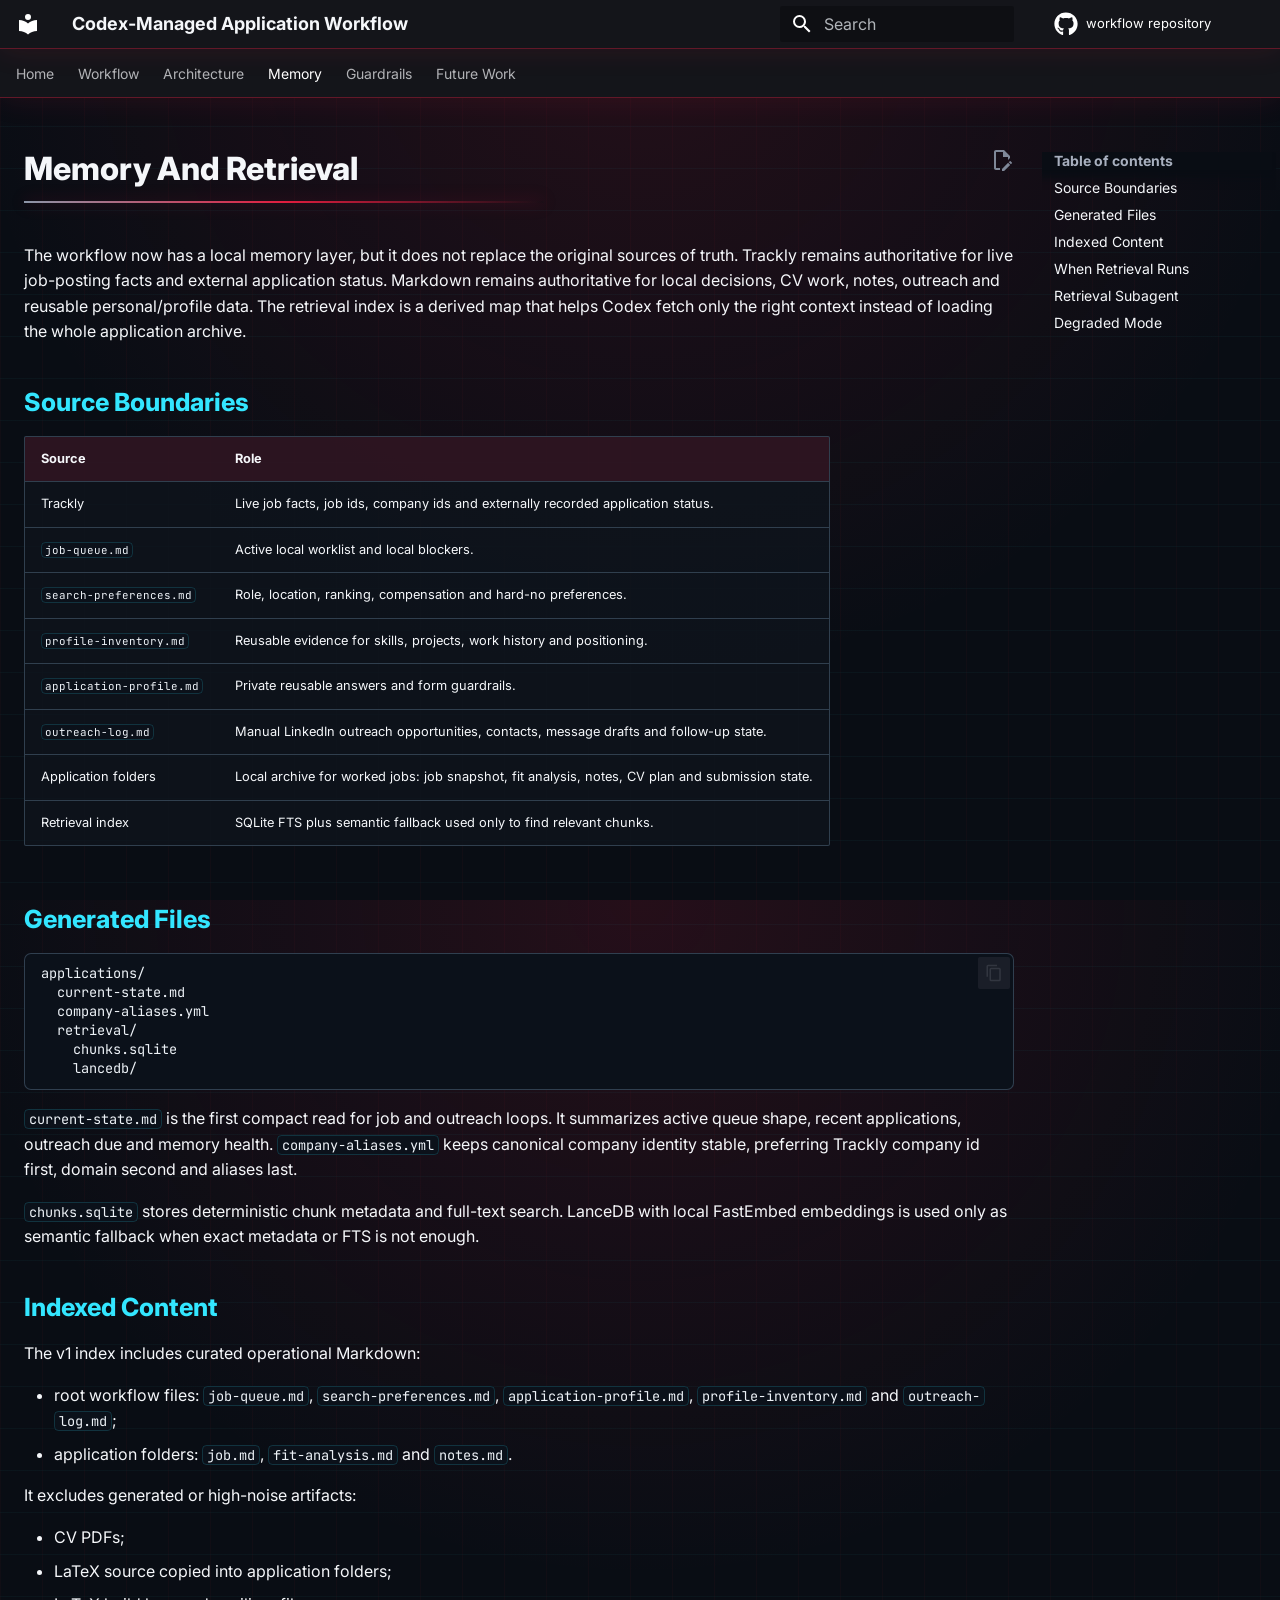
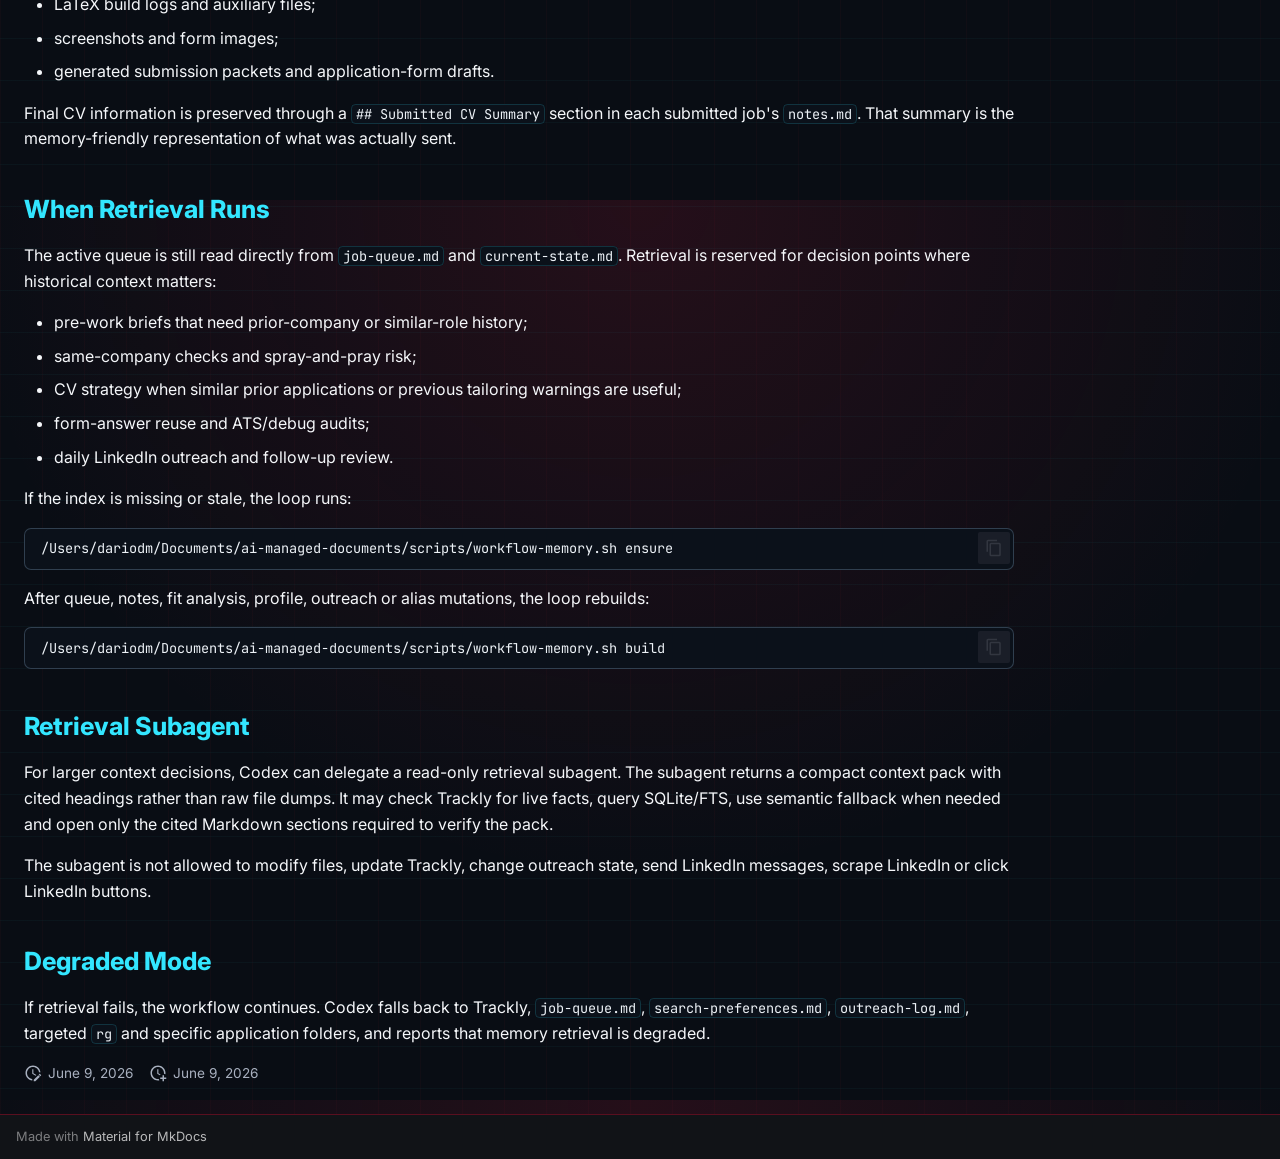
<file: memory/index.html>
<!doctype html><html lang=en class=no-js> <head><meta charset=utf-8><meta name=viewport content="width=device-width,initial-scale=1"><meta name=description content="Queue-driven, human-approved CV tailoring, application submission and manual outreach tracking workflow managed through Codex."><meta name=author content=user><link href=https://ddm18.github.io/codex-managed-application-workflow/memory/ rel=canonical><link href=../architecture/ rel=prev><link href=../guardrails/ rel=next><link rel=icon href=../assets/images/favicon.png><meta name=generator content="mkdocs-1.6.1, mkdocs-material-9.7.6"><title>Memory - Codex-Managed Application Workflow</title><link rel=stylesheet href=../assets/stylesheets/main.484c7ddc.min.css><link rel=stylesheet href=../assets/stylesheets/palette.ab4e12ef.min.css><link rel=preconnect href=https://fonts.gstatic.com crossorigin><link rel=stylesheet href="https://fonts.googleapis.com/css?family=Inter:300,300i,400,400i,700,700i%7CJetBrains+Mono:400,400i,700,700i&display=fallback"><style>:root{--md-text-font:"Inter";--md-code-font:"JetBrains Mono"}</style><link rel=stylesheet href=../stylesheets/extra-20260606-diagram-icons-v3.css><script>__md_scope=new URL("..",location),__md_hash=e=>[...e].reduce(((e,_)=>(e<<5)-e+_.charCodeAt(0)),0),__md_get=(e,_=localStorage,t=__md_scope)=>JSON.parse(_.getItem(t.pathname+"."+e)),__md_set=(e,_,t=localStorage,a=__md_scope)=>{try{t.setItem(a.pathname+"."+e,JSON.stringify(_))}catch(e){}}</script></head> <body dir=ltr data-md-color-scheme=slate data-md-color-primary=black data-md-color-accent=red> <input class=md-toggle data-md-toggle=drawer type=checkbox id=__drawer autocomplete=off> <input class=md-toggle data-md-toggle=search type=checkbox id=__search autocomplete=off> <label class=md-overlay for=__drawer></label> <div data-md-component=skip> <a href=#memory-and-retrieval class=md-skip> Skip to content </a> </div> <div data-md-component=announce> </div> <header class=md-header data-md-component=header> <nav class="md-header__inner md-grid" aria-label=Header> <a href=.. title="Codex-Managed Application Workflow" class="md-header__button md-logo" aria-label="Codex-Managed Application Workflow" data-md-component=logo> <svg xmlns=http://www.w3.org/2000/svg viewbox="0 0 24 24"><path d="M12 8a3 3 0 0 0 3-3 3 3 0 0 0-3-3 3 3 0 0 0-3 3 3 3 0 0 0 3 3m0 3.54C9.64 9.35 6.5 8 3 8v11c3.5 0 6.64 1.35 9 3.54 2.36-2.19 5.5-3.54 9-3.54V8c-3.5 0-6.64 1.35-9 3.54"/></svg> </a> <label class="md-header__button md-icon" for=__drawer> <svg xmlns=http://www.w3.org/2000/svg viewbox="0 0 24 24"><path d="M3 6h18v2H3zm0 5h18v2H3zm0 5h18v2H3z"/></svg> </label> <div class=md-header__title data-md-component=header-title> <div class=md-header__ellipsis> <div class=md-header__topic> <span class=md-ellipsis> Codex-Managed Application Workflow </span> </div> <div class=md-header__topic data-md-component=header-topic> <span class=md-ellipsis> Memory </span> </div> </div> </div> <form class=md-header__option data-md-component=palette> <input class=md-option data-md-color-media data-md-color-scheme=slate data-md-color-primary=black data-md-color-accent=red aria-hidden=true type=radio name=__palette id=__palette_0> </form> <script>var palette=__md_get("__palette");if(palette&&palette.color){if("(prefers-color-scheme)"===palette.color.media){var media=matchMedia("(prefers-color-scheme: light)"),input=document.querySelector(media.matches?"[data-md-color-media='(prefers-color-scheme: light)']":"[data-md-color-media='(prefers-color-scheme: dark)']");palette.color.media=input.getAttribute("data-md-color-media"),palette.color.scheme=input.getAttribute("data-md-color-scheme"),palette.color.primary=input.getAttribute("data-md-color-primary"),palette.color.accent=input.getAttribute("data-md-color-accent")}for(var[key,value]of Object.entries(palette.color))document.body.setAttribute("data-md-color-"+key,value)}</script> <label class="md-header__button md-icon" for=__search> <svg xmlns=http://www.w3.org/2000/svg viewbox="0 0 24 24"><path d="M9.5 3A6.5 6.5 0 0 1 16 9.5c0 1.61-.59 3.09-1.56 4.23l.27.27h.79l5 5-1.5 1.5-5-5v-.79l-.27-.27A6.52 6.52 0 0 1 9.5 16 6.5 6.5 0 0 1 3 9.5 6.5 6.5 0 0 1 9.5 3m0 2C7 5 5 7 5 9.5S7 14 9.5 14 14 12 14 9.5 12 5 9.5 5"/></svg> </label> <div class=md-search data-md-component=search role=dialog> <label class=md-search__overlay for=__search></label> <div class=md-search__inner role=search> <form class=md-search__form name=search> <input type=text class=md-search__input name=query aria-label=Search placeholder=Search autocapitalize=off autocorrect=off autocomplete=off spellcheck=false data-md-component=search-query required> <label class="md-search__icon md-icon" for=__search> <svg xmlns=http://www.w3.org/2000/svg viewbox="0 0 24 24"><path d="M9.5 3A6.5 6.5 0 0 1 16 9.5c0 1.61-.59 3.09-1.56 4.23l.27.27h.79l5 5-1.5 1.5-5-5v-.79l-.27-.27A6.52 6.52 0 0 1 9.5 16 6.5 6.5 0 0 1 3 9.5 6.5 6.5 0 0 1 9.5 3m0 2C7 5 5 7 5 9.5S7 14 9.5 14 14 12 14 9.5 12 5 9.5 5"/></svg> <svg xmlns=http://www.w3.org/2000/svg viewbox="0 0 24 24"><path d="M20 11v2H8l5.5 5.5-1.42 1.42L4.16 12l7.92-7.92L13.5 5.5 8 11z"/></svg> </label> <nav class=md-search__options aria-label=Search> <a href=javascript:void(0) class="md-search__icon md-icon" title=Share aria-label=Share data-clipboard data-clipboard-text data-md-component=search-share tabindex=-1> <svg xmlns=http://www.w3.org/2000/svg viewbox="0 0 24 24"><path d="M18 16.08c-.76 0-1.44.3-1.96.77L8.91 12.7c.05-.23.09-.46.09-.7s-.04-.47-.09-.7l7.05-4.11c.54.5 1.25.81 2.04.81a3 3 0 0 0 3-3 3 3 0 0 0-3-3 3 3 0 0 0-3 3c0 .24.04.47.09.7L8.04 9.81C7.5 9.31 6.79 9 6 9a3 3 0 0 0-3 3 3 3 0 0 0 3 3c.79 0 1.5-.31 2.04-.81l7.12 4.15c-.05.21-.08.43-.08.66 0 1.61 1.31 2.91 2.92 2.91s2.92-1.3 2.92-2.91A2.92 2.92 0 0 0 18 16.08"/></svg> </a> <button type=reset class="md-search__icon md-icon" title=Clear aria-label=Clear tabindex=-1> <svg xmlns=http://www.w3.org/2000/svg viewbox="0 0 24 24"><path d="M19 6.41 17.59 5 12 10.59 6.41 5 5 6.41 10.59 12 5 17.59 6.41 19 12 13.41 17.59 19 19 17.59 13.41 12z"/></svg> </button> </nav> </form> <div class=md-search__output> <div class=md-search__scrollwrap tabindex=0 data-md-scrollfix> <div class=md-search-result data-md-component=search-result> <div class=md-search-result__meta> Initializing search </div> <ol class=md-search-result__list role=presentation></ol> </div> </div> </div> </div> </div> <div class=md-header__source> <a href=https://github.com/ddm18/codex-managed-application-workflow title="Go to repository" class=md-source data-md-component=source> <div class="md-source__icon md-icon"> <svg xmlns=http://www.w3.org/2000/svg viewbox="0 0 512 512"><!-- Font Awesome Free 7.1.0 by @fontawesome - https://fontawesome.com License - https://fontawesome.com/license/free (Icons: CC BY 4.0, Fonts: SIL OFL 1.1, Code: MIT License) Copyright 2025 Fonticons, Inc.--><path d="M173.9 397.4c0 2-2.3 3.6-5.2 3.6-3.3.3-5.6-1.3-5.6-3.6 0-2 2.3-3.6 5.2-3.6 3-.3 5.6 1.3 5.6 3.6m-31.1-4.5c-.7 2 1.3 4.3 4.3 4.9 2.6 1 5.6 0 6.2-2s-1.3-4.3-4.3-5.2c-2.6-.7-5.5.3-6.2 2.3m44.2-1.7c-2.9.7-4.9 2.6-4.6 4.9.3 2 2.9 3.3 5.9 2.6 2.9-.7 4.9-2.6 4.6-4.6-.3-1.9-3-3.2-5.9-2.9M252.8 8C114.1 8 8 113.3 8 252c0 110.9 69.8 205.8 169.5 239.2 12.8 2.3 17.3-5.6 17.3-12.1 0-6.2-.3-40.4-.3-61.4 0 0-70 15-84.7-29.8 0 0-11.4-29.1-27.8-36.6 0 0-22.9-15.7 1.6-15.4 0 0 24.9 2 38.6 25.8 21.9 38.6 58.6 27.5 72.9 20.9 2.3-16 8.8-27.1 16-33.7-55.9-6.2-112.3-14.3-112.3-110.5 0-27.5 7.6-41.3 23.6-58.9-2.6-6.5-11.1-33.3 2.6-67.9 20.9-6.5 69 27 69 27 20-5.6 41.5-8.5 62.8-8.5s42.8 2.9 62.8 8.5c0 0 48.1-33.6 69-27 13.7 34.7 5.2 61.4 2.6 67.9 16 17.7 25.8 31.5 25.8 58.9 0 96.5-58.9 104.2-114.8 110.5 9.2 7.9 17 22.9 17 46.4 0 33.7-.3 75.4-.3 83.6 0 6.5 4.6 14.4 17.3 12.1C436.2 457.8 504 362.9 504 252 504 113.3 391.5 8 252.8 8M105.2 352.9c-1.3 1-1 3.3.7 5.2 1.6 1.6 3.9 2.3 5.2 1 1.3-1 1-3.3-.7-5.2-1.6-1.6-3.9-2.3-5.2-1m-10.8-8.1c-.7 1.3.3 2.9 2.3 3.9 1.6 1 3.6.7 4.3-.7.7-1.3-.3-2.9-2.3-3.9-2-.6-3.6-.3-4.3.7m32.4 35.6c-1.6 1.3-1 4.3 1.3 6.2 2.3 2.3 5.2 2.6 6.5 1 1.3-1.3.7-4.3-1.3-6.2-2.2-2.3-5.2-2.6-6.5-1m-11.4-14.7c-1.6 1-1.6 3.6 0 5.9s4.3 3.3 5.6 2.3c1.6-1.3 1.6-3.9 0-6.2-1.4-2.3-4-3.3-5.6-2"/></svg> </div> <div class=md-source__repository> workflow repository </div> </a> </div> </nav> </header> <div class=md-container data-md-component=container> <nav class=md-tabs aria-label=Tabs data-md-component=tabs> <div class=md-grid> <ul class=md-tabs__list> <li class=md-tabs__item> <a href=.. class=md-tabs__link> Home </a> </li> <li class=md-tabs__item> <a href=../workflow/ class=md-tabs__link> Workflow </a> </li> <li class=md-tabs__item> <a href=../architecture/ class=md-tabs__link> Architecture </a> </li> <li class="md-tabs__item md-tabs__item--active"> <a href=./ class=md-tabs__link> Memory </a> </li> <li class=md-tabs__item> <a href=../guardrails/ class=md-tabs__link> Guardrails </a> </li> <li class=md-tabs__item> <a href=../future-work/ class=md-tabs__link> Future Work </a> </li> </ul> </div> </nav> <main class=md-main data-md-component=main> <div class="md-main__inner md-grid"> <div class="md-sidebar md-sidebar--primary" data-md-component=sidebar data-md-type=navigation> <div class=md-sidebar__scrollwrap> <div class=md-sidebar__inner> <nav class="md-nav md-nav--primary md-nav--lifted" aria-label=Navigation data-md-level=0> <label class=md-nav__title for=__drawer> <a href=.. title="Codex-Managed Application Workflow" class="md-nav__button md-logo" aria-label="Codex-Managed Application Workflow" data-md-component=logo> <svg xmlns=http://www.w3.org/2000/svg viewbox="0 0 24 24"><path d="M12 8a3 3 0 0 0 3-3 3 3 0 0 0-3-3 3 3 0 0 0-3 3 3 3 0 0 0 3 3m0 3.54C9.64 9.35 6.5 8 3 8v11c3.5 0 6.64 1.35 9 3.54 2.36-2.19 5.5-3.54 9-3.54V8c-3.5 0-6.64 1.35-9 3.54"/></svg> </a> Codex-Managed Application Workflow </label> <div class=md-nav__source> <a href=https://github.com/ddm18/codex-managed-application-workflow title="Go to repository" class=md-source data-md-component=source> <div class="md-source__icon md-icon"> <svg xmlns=http://www.w3.org/2000/svg viewbox="0 0 512 512"><!-- Font Awesome Free 7.1.0 by @fontawesome - https://fontawesome.com License - https://fontawesome.com/license/free (Icons: CC BY 4.0, Fonts: SIL OFL 1.1, Code: MIT License) Copyright 2025 Fonticons, Inc.--><path d="M173.9 397.4c0 2-2.3 3.6-5.2 3.6-3.3.3-5.6-1.3-5.6-3.6 0-2 2.3-3.6 5.2-3.6 3-.3 5.6 1.3 5.6 3.6m-31.1-4.5c-.7 2 1.3 4.3 4.3 4.9 2.6 1 5.6 0 6.2-2s-1.3-4.3-4.3-5.2c-2.6-.7-5.5.3-6.2 2.3m44.2-1.7c-2.9.7-4.9 2.6-4.6 4.9.3 2 2.9 3.3 5.9 2.6 2.9-.7 4.9-2.6 4.6-4.6-.3-1.9-3-3.2-5.9-2.9M252.8 8C114.1 8 8 113.3 8 252c0 110.9 69.8 205.8 169.5 239.2 12.8 2.3 17.3-5.6 17.3-12.1 0-6.2-.3-40.4-.3-61.4 0 0-70 15-84.7-29.8 0 0-11.4-29.1-27.8-36.6 0 0-22.9-15.7 1.6-15.4 0 0 24.9 2 38.6 25.8 21.9 38.6 58.6 27.5 72.9 20.9 2.3-16 8.8-27.1 16-33.7-55.9-6.2-112.3-14.3-112.3-110.5 0-27.5 7.6-41.3 23.6-58.9-2.6-6.5-11.1-33.3 2.6-67.9 20.9-6.5 69 27 69 27 20-5.6 41.5-8.5 62.8-8.5s42.8 2.9 62.8 8.5c0 0 48.1-33.6 69-27 13.7 34.7 5.2 61.4 2.6 67.9 16 17.7 25.8 31.5 25.8 58.9 0 96.5-58.9 104.2-114.8 110.5 9.2 7.9 17 22.9 17 46.4 0 33.7-.3 75.4-.3 83.6 0 6.5 4.6 14.4 17.3 12.1C436.2 457.8 504 362.9 504 252 504 113.3 391.5 8 252.8 8M105.2 352.9c-1.3 1-1 3.3.7 5.2 1.6 1.6 3.9 2.3 5.2 1 1.3-1 1-3.3-.7-5.2-1.6-1.6-3.9-2.3-5.2-1m-10.8-8.1c-.7 1.3.3 2.9 2.3 3.9 1.6 1 3.6.7 4.3-.7.7-1.3-.3-2.9-2.3-3.9-2-.6-3.6-.3-4.3.7m32.4 35.6c-1.6 1.3-1 4.3 1.3 6.2 2.3 2.3 5.2 2.6 6.5 1 1.3-1.3.7-4.3-1.3-6.2-2.2-2.3-5.2-2.6-6.5-1m-11.4-14.7c-1.6 1-1.6 3.6 0 5.9s4.3 3.3 5.6 2.3c1.6-1.3 1.6-3.9 0-6.2-1.4-2.3-4-3.3-5.6-2"/></svg> </div> <div class=md-source__repository> workflow repository </div> </a> </div> <ul class=md-nav__list data-md-scrollfix> <li class=md-nav__item> <a href=.. class=md-nav__link> <span class=md-ellipsis> Home </span> </a> </li> <li class=md-nav__item> <a href=../workflow/ class=md-nav__link> <span class=md-ellipsis> Workflow </span> </a> </li> <li class=md-nav__item> <a href=../architecture/ class=md-nav__link> <span class=md-ellipsis> Architecture </span> </a> </li> <li class="md-nav__item md-nav__item--active"> <input class="md-nav__toggle md-toggle" type=checkbox id=__toc> <label class="md-nav__link md-nav__link--active" for=__toc> <span class=md-ellipsis> Memory </span> <span class="md-nav__icon md-icon"></span> </label> <a href=./ class="md-nav__link md-nav__link--active"> <span class=md-ellipsis> Memory </span> </a> <nav class="md-nav md-nav--secondary" aria-label="Table of contents"> <label class=md-nav__title for=__toc> <span class="md-nav__icon md-icon"></span> Table of contents </label> <ul class=md-nav__list data-md-component=toc data-md-scrollfix> <li class=md-nav__item> <a href=#source-boundaries class=md-nav__link> <span class=md-ellipsis> Source Boundaries </span> </a> </li> <li class=md-nav__item> <a href=#generated-files class=md-nav__link> <span class=md-ellipsis> Generated Files </span> </a> </li> <li class=md-nav__item> <a href=#indexed-content class=md-nav__link> <span class=md-ellipsis> Indexed Content </span> </a> </li> <li class=md-nav__item> <a href=#when-retrieval-runs class=md-nav__link> <span class=md-ellipsis> When Retrieval Runs </span> </a> </li> <li class=md-nav__item> <a href=#retrieval-subagent class=md-nav__link> <span class=md-ellipsis> Retrieval Subagent </span> </a> </li> <li class=md-nav__item> <a href=#degraded-mode class=md-nav__link> <span class=md-ellipsis> Degraded Mode </span> </a> </li> </ul> </nav> </li> <li class=md-nav__item> <a href=../guardrails/ class=md-nav__link> <span class=md-ellipsis> Guardrails </span> </a> </li> <li class=md-nav__item> <a href=../future-work/ class=md-nav__link> <span class=md-ellipsis> Future Work </span> </a> </li> </ul> </nav> </div> </div> </div> <div class="md-sidebar md-sidebar--secondary" data-md-component=sidebar data-md-type=toc> <div class=md-sidebar__scrollwrap> <div class=md-sidebar__inner> <nav class="md-nav md-nav--secondary" aria-label="Table of contents"> <label class=md-nav__title for=__toc> <span class="md-nav__icon md-icon"></span> Table of contents </label> <ul class=md-nav__list data-md-component=toc data-md-scrollfix> <li class=md-nav__item> <a href=#source-boundaries class=md-nav__link> <span class=md-ellipsis> Source Boundaries </span> </a> </li> <li class=md-nav__item> <a href=#generated-files class=md-nav__link> <span class=md-ellipsis> Generated Files </span> </a> </li> <li class=md-nav__item> <a href=#indexed-content class=md-nav__link> <span class=md-ellipsis> Indexed Content </span> </a> </li> <li class=md-nav__item> <a href=#when-retrieval-runs class=md-nav__link> <span class=md-ellipsis> When Retrieval Runs </span> </a> </li> <li class=md-nav__item> <a href=#retrieval-subagent class=md-nav__link> <span class=md-ellipsis> Retrieval Subagent </span> </a> </li> <li class=md-nav__item> <a href=#degraded-mode class=md-nav__link> <span class=md-ellipsis> Degraded Mode </span> </a> </li> </ul> </nav> </div> </div> </div> <div class=md-content data-md-component=content> <article class="md-content__inner md-typeset"> <a href=https://github.com/ddm18/codex-managed-application-workflow/edit/main/docs/memory.md title="Edit this page" class="md-content__button md-icon" rel=edit> <svg xmlns=http://www.w3.org/2000/svg viewbox="0 0 24 24"><path d="M10 20H6V4h7v5h5v3.1l2-2V8l-6-6H6c-1.1 0-2 .9-2 2v16c0 1.1.9 2 2 2h4zm10.2-7c.1 0 .3.1.4.2l1.3 1.3c.2.2.2.6 0 .8l-1 1-2.1-2.1 1-1c.1-.1.2-.2.4-.2m0 3.9L14.1 23H12v-2.1l6.1-6.1z"/></svg> </a> <h1 id=memory-and-retrieval>Memory And Retrieval<a class=headerlink href=#memory-and-retrieval title="Permanent link">&para;</a></h1> <p>The workflow now has a local memory layer, but it does not replace the original sources of truth. Trackly remains authoritative for live job-posting facts and external application status. Markdown remains authoritative for local decisions, CV work, notes, outreach and reusable personal/profile data. The retrieval index is a derived map that helps Codex fetch only the right context instead of loading the whole application archive.</p> <h2 id=source-boundaries>Source Boundaries<a class=headerlink href=#source-boundaries title="Permanent link">&para;</a></h2> <table> <thead> <tr> <th>Source</th> <th>Role</th> </tr> </thead> <tbody> <tr> <td>Trackly</td> <td>Live job facts, job ids, company ids and externally recorded application status.</td> </tr> <tr> <td><code>job-queue.md</code></td> <td>Active local worklist and local blockers.</td> </tr> <tr> <td><code>search-preferences.md</code></td> <td>Role, location, ranking, compensation and hard-no preferences.</td> </tr> <tr> <td><code>profile-inventory.md</code></td> <td>Reusable evidence for skills, projects, work history and positioning.</td> </tr> <tr> <td><code>application-profile.md</code></td> <td>Private reusable answers and form guardrails.</td> </tr> <tr> <td><code>outreach-log.md</code></td> <td>Manual LinkedIn outreach opportunities, contacts, message drafts and follow-up state.</td> </tr> <tr> <td>Application folders</td> <td>Local archive for worked jobs: job snapshot, fit analysis, notes, CV plan and submission state.</td> </tr> <tr> <td>Retrieval index</td> <td>SQLite FTS plus semantic fallback used only to find relevant chunks.</td> </tr> </tbody> </table> <h2 id=generated-files>Generated Files<a class=headerlink href=#generated-files title="Permanent link">&para;</a></h2> <div class=highlight><pre><span></span><code><a id=__codelineno-0-1 name=__codelineno-0-1 href=#__codelineno-0-1></a>applications/
<a id=__codelineno-0-2 name=__codelineno-0-2 href=#__codelineno-0-2></a>  current-state.md
<a id=__codelineno-0-3 name=__codelineno-0-3 href=#__codelineno-0-3></a>  company-aliases.yml
<a id=__codelineno-0-4 name=__codelineno-0-4 href=#__codelineno-0-4></a>  retrieval/
<a id=__codelineno-0-5 name=__codelineno-0-5 href=#__codelineno-0-5></a>    chunks.sqlite
<a id=__codelineno-0-6 name=__codelineno-0-6 href=#__codelineno-0-6></a>    lancedb/
</code></pre></div> <p><code>current-state.md</code> is the first compact read for job and outreach loops. It summarizes active queue shape, recent applications, outreach due and memory health. <code>company-aliases.yml</code> keeps canonical company identity stable, preferring Trackly company id first, domain second and aliases last.</p> <p><code>chunks.sqlite</code> stores deterministic chunk metadata and full-text search. LanceDB with local FastEmbed embeddings is used only as semantic fallback when exact metadata or FTS is not enough.</p> <h2 id=indexed-content>Indexed Content<a class=headerlink href=#indexed-content title="Permanent link">&para;</a></h2> <p>The v1 index includes curated operational Markdown:</p> <ul> <li>root workflow files: <code>job-queue.md</code>, <code>search-preferences.md</code>, <code>application-profile.md</code>, <code>profile-inventory.md</code> and <code>outreach-log.md</code>;</li> <li>application folders: <code>job.md</code>, <code>fit-analysis.md</code> and <code>notes.md</code>.</li> </ul> <p>It excludes generated or high-noise artifacts:</p> <ul> <li>CV PDFs;</li> <li>LaTeX source copied into application folders;</li> <li>LaTeX build logs and auxiliary files;</li> <li>screenshots and form images;</li> <li>generated submission packets and application-form drafts.</li> </ul> <p>Final CV information is preserved through a <code>## Submitted CV Summary</code> section in each submitted job's <code>notes.md</code>. That summary is the memory-friendly representation of what was actually sent.</p> <h2 id=when-retrieval-runs>When Retrieval Runs<a class=headerlink href=#when-retrieval-runs title="Permanent link">&para;</a></h2> <p>The active queue is still read directly from <code>job-queue.md</code> and <code>current-state.md</code>. Retrieval is reserved for decision points where historical context matters:</p> <ul> <li>pre-work briefs that need prior-company or similar-role history;</li> <li>same-company checks and spray-and-pray risk;</li> <li>CV strategy when similar prior applications or previous tailoring warnings are useful;</li> <li>form-answer reuse and ATS/debug audits;</li> <li>daily LinkedIn outreach and follow-up review.</li> </ul> <p>If the index is missing or stale, the loop runs:</p> <div class=highlight><pre><span></span><code><a id=__codelineno-1-1 name=__codelineno-1-1 href=#__codelineno-1-1></a>/Users/dariodm/Documents/ai-managed-documents/scripts/workflow-memory.sh<span class=w> </span>ensure
</code></pre></div> <p>After queue, notes, fit analysis, profile, outreach or alias mutations, the loop rebuilds:</p> <div class=highlight><pre><span></span><code><a id=__codelineno-2-1 name=__codelineno-2-1 href=#__codelineno-2-1></a>/Users/dariodm/Documents/ai-managed-documents/scripts/workflow-memory.sh<span class=w> </span>build
</code></pre></div> <h2 id=retrieval-subagent>Retrieval Subagent<a class=headerlink href=#retrieval-subagent title="Permanent link">&para;</a></h2> <p>For larger context decisions, Codex can delegate a read-only retrieval subagent. The subagent returns a compact context pack with cited headings rather than raw file dumps. It may check Trackly for live facts, query SQLite/FTS, use semantic fallback when needed and open only the cited Markdown sections required to verify the pack.</p> <p>The subagent is not allowed to modify files, update Trackly, change outreach state, send LinkedIn messages, scrape LinkedIn or click LinkedIn buttons.</p> <h2 id=degraded-mode>Degraded Mode<a class=headerlink href=#degraded-mode title="Permanent link">&para;</a></h2> <p>If retrieval fails, the workflow continues. Codex falls back to Trackly, <code>job-queue.md</code>, <code>search-preferences.md</code>, <code>outreach-log.md</code>, targeted <code>rg</code> and specific application folders, and reports that memory retrieval is degraded.</p> <aside class=md-source-file> <span class=md-source-file__fact> <span class=md-icon title="Last update"> <svg xmlns=http://www.w3.org/2000/svg viewbox="0 0 24 24"><path d="M21 13.1c-.1 0-.3.1-.4.2l-1 1 2.1 2.1 1-1c.2-.2.2-.6 0-.8l-1.3-1.3c-.1-.1-.2-.2-.4-.2m-1.9 1.8-6.1 6V23h2.1l6.1-6.1zM12.5 7v5.2l4 2.4-1 1L11 13V7zM11 21.9c-5.1-.5-9-4.8-9-9.9C2 6.5 6.5 2 12 2c5.3 0 9.6 4.1 10 9.3-.3-.1-.6-.2-1-.2s-.7.1-1 .2C19.6 7.2 16.2 4 12 4c-4.4 0-8 3.6-8 8 0 4.1 3.1 7.5 7.1 7.9l-.1.2z"/></svg> </span> <span class="git-revision-date-localized-plugin git-revision-date-localized-plugin-date" title="June 9, 2026 17:16:00 UTC">June 9, 2026</span> </span> <span class=md-source-file__fact> <span class=md-icon title=Created> <svg xmlns=http://www.w3.org/2000/svg viewbox="0 0 24 24"><path d="M14.47 15.08 11 13V7h1.5v5.25l3.08 1.83c-.41.28-.79.62-1.11 1m-1.39 4.84c-.36.05-.71.08-1.08.08-4.42 0-8-3.58-8-8s3.58-8 8-8 8 3.58 8 8c0 .37-.03.72-.08 1.08.69.1 1.33.32 1.92.64.1-.56.16-1.13.16-1.72 0-5.5-4.5-10-10-10S2 6.5 2 12s4.47 10 10 10c.59 0 1.16-.06 1.72-.16-.32-.59-.54-1.23-.64-1.92M18 15v3h-3v2h3v3h2v-3h3v-2h-3v-3z"/></svg> </span> <span class="git-revision-date-localized-plugin git-revision-date-localized-plugin-date" title="June 9, 2026 17:16:00 UTC">June 9, 2026</span> </span> </aside> </article> </div> <script>var target=document.getElementById(location.hash.slice(1));target&&target.name&&(target.checked=target.name.startsWith("__tabbed_"))</script> </div> <button type=button class="md-top md-icon" data-md-component=top hidden> <svg xmlns=http://www.w3.org/2000/svg viewbox="0 0 24 24"><path d="M13 20h-2V8l-5.5 5.5-1.42-1.42L12 4.16l7.92 7.92-1.42 1.42L13 8z"/></svg> Back to top </button> </main> <footer class=md-footer> <div class="md-footer-meta md-typeset"> <div class="md-footer-meta__inner md-grid"> <div class=md-copyright> Made with <a href=https://squidfunk.github.io/mkdocs-material/ target=_blank rel=noopener> Material for MkDocs </a> </div> </div> </div> </footer> </div> <div class=md-dialog data-md-component=dialog> <div class="md-dialog__inner md-typeset"></div> </div> <script id=__config type=application/json>{"annotate": null, "base": "..", "features": ["navigation.tabs", "navigation.sections", "navigation.expand", "navigation.top", "content.code.copy", "content.action.edit", "search.highlight", "search.share"], "search": "../assets/javascripts/workers/search.2c215733.min.js", "tags": null, "translations": {"clipboard.copied": "Copied to clipboard", "clipboard.copy": "Copy to clipboard", "search.result.more.one": "1 more on this page", "search.result.more.other": "# more on this page", "search.result.none": "No matching documents", "search.result.one": "1 matching document", "search.result.other": "# matching documents", "search.result.placeholder": "Type to start searching", "search.result.term.missing": "Missing", "select.version": "Select version"}, "version": null}</script> <script src=../assets/javascripts/bundle.79ae519e.min.js></script> </body> </html>
</file>
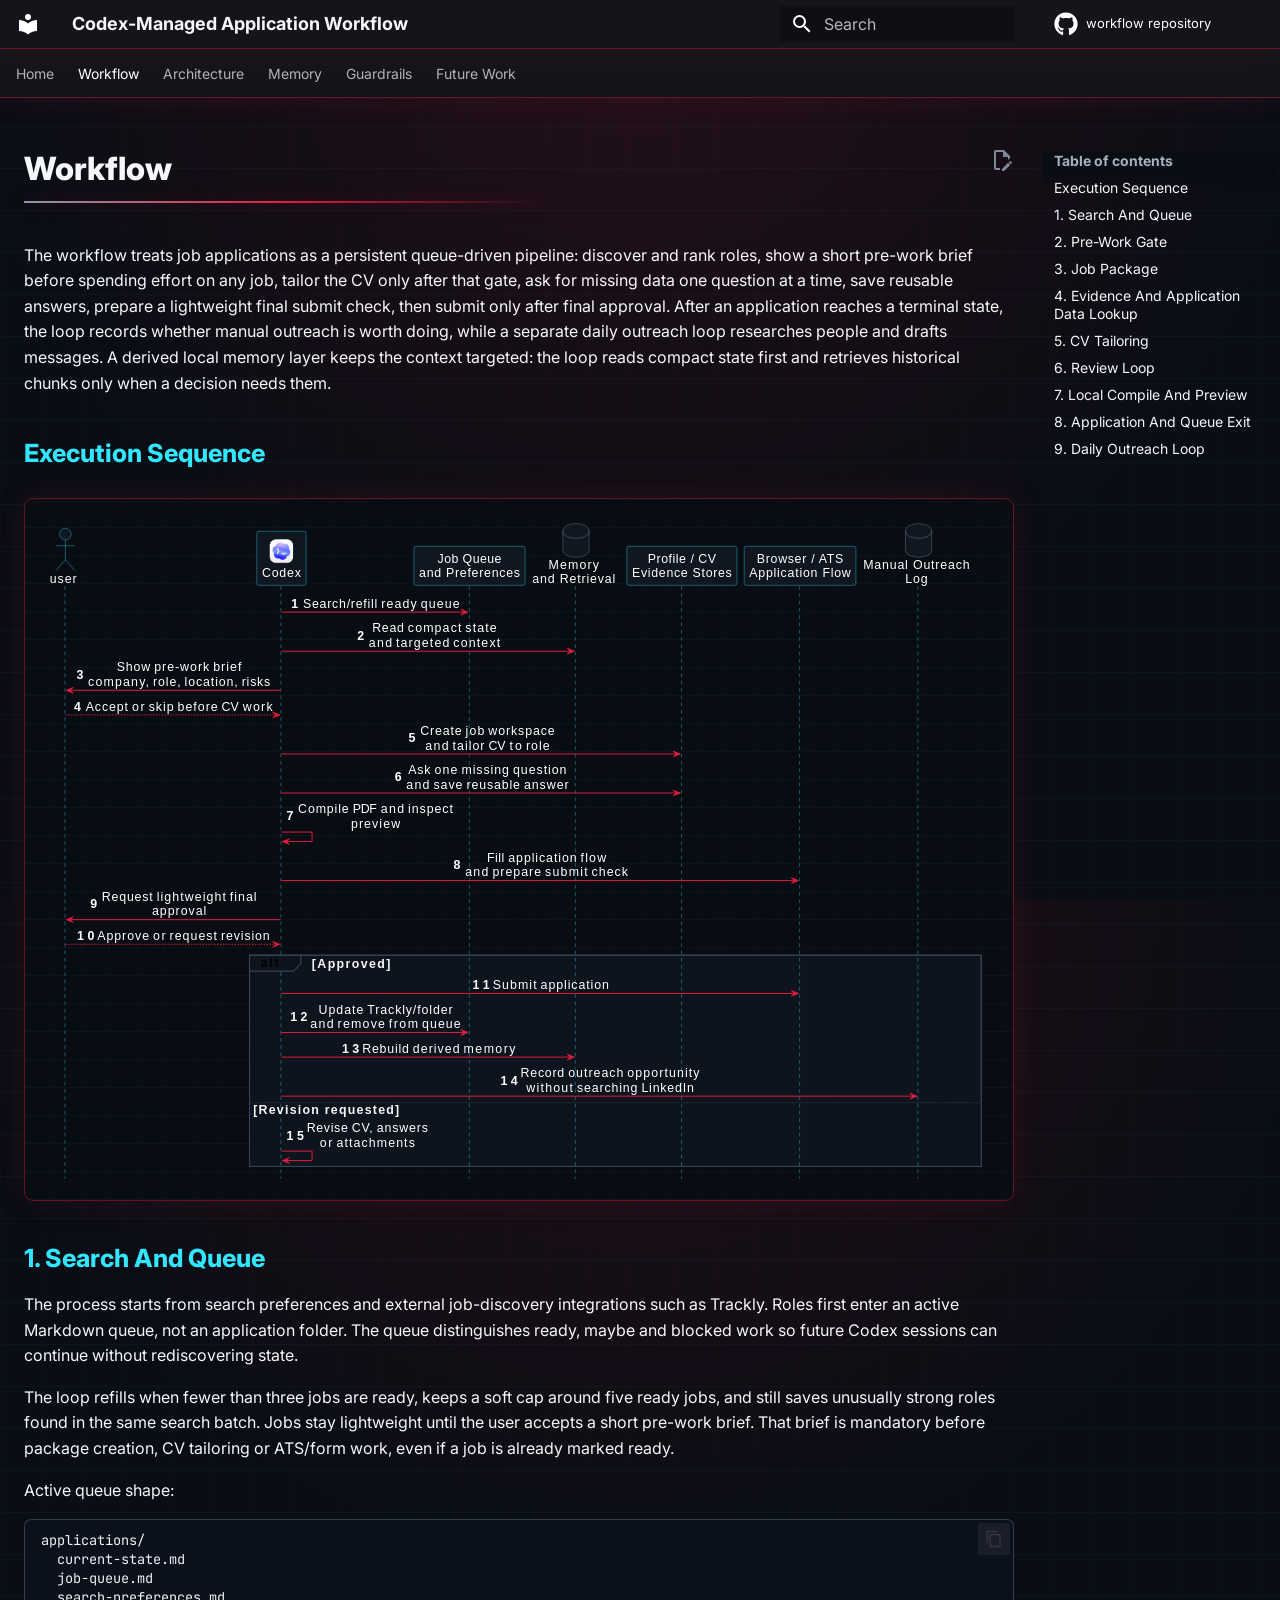
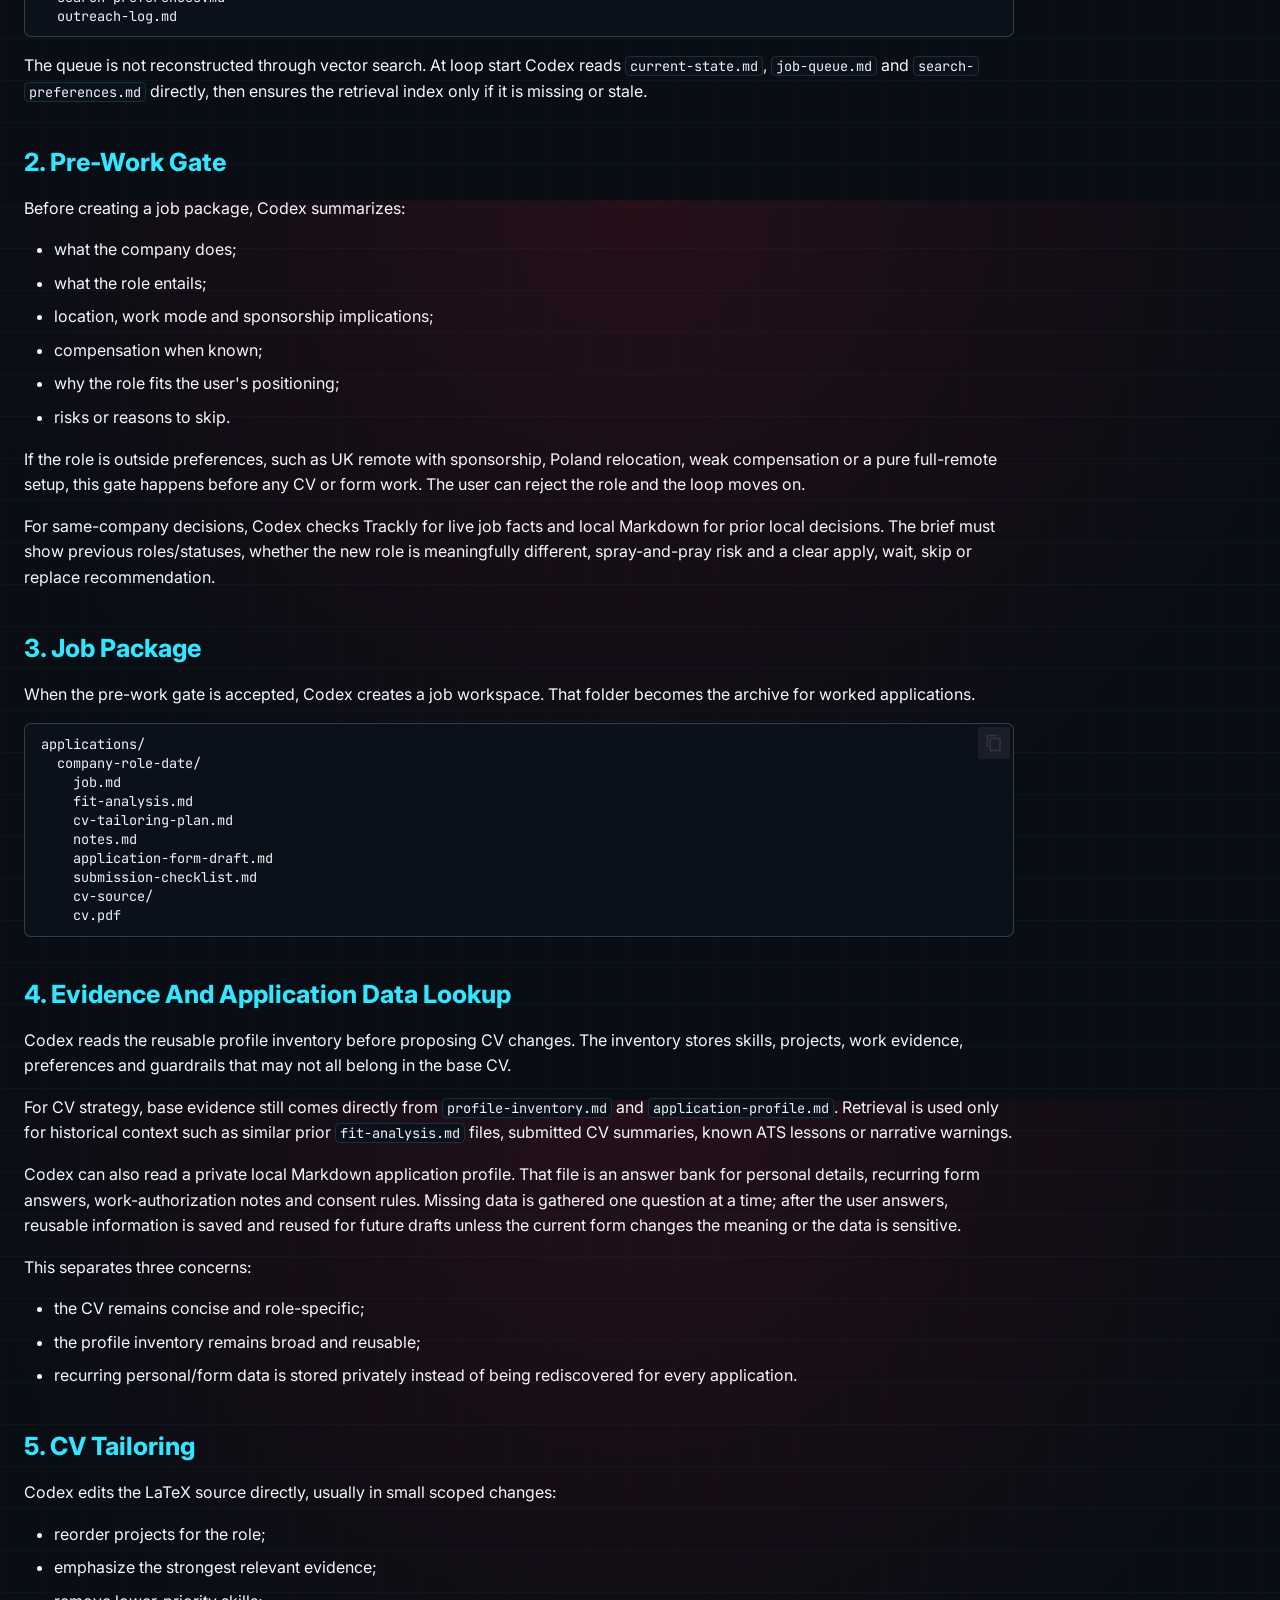
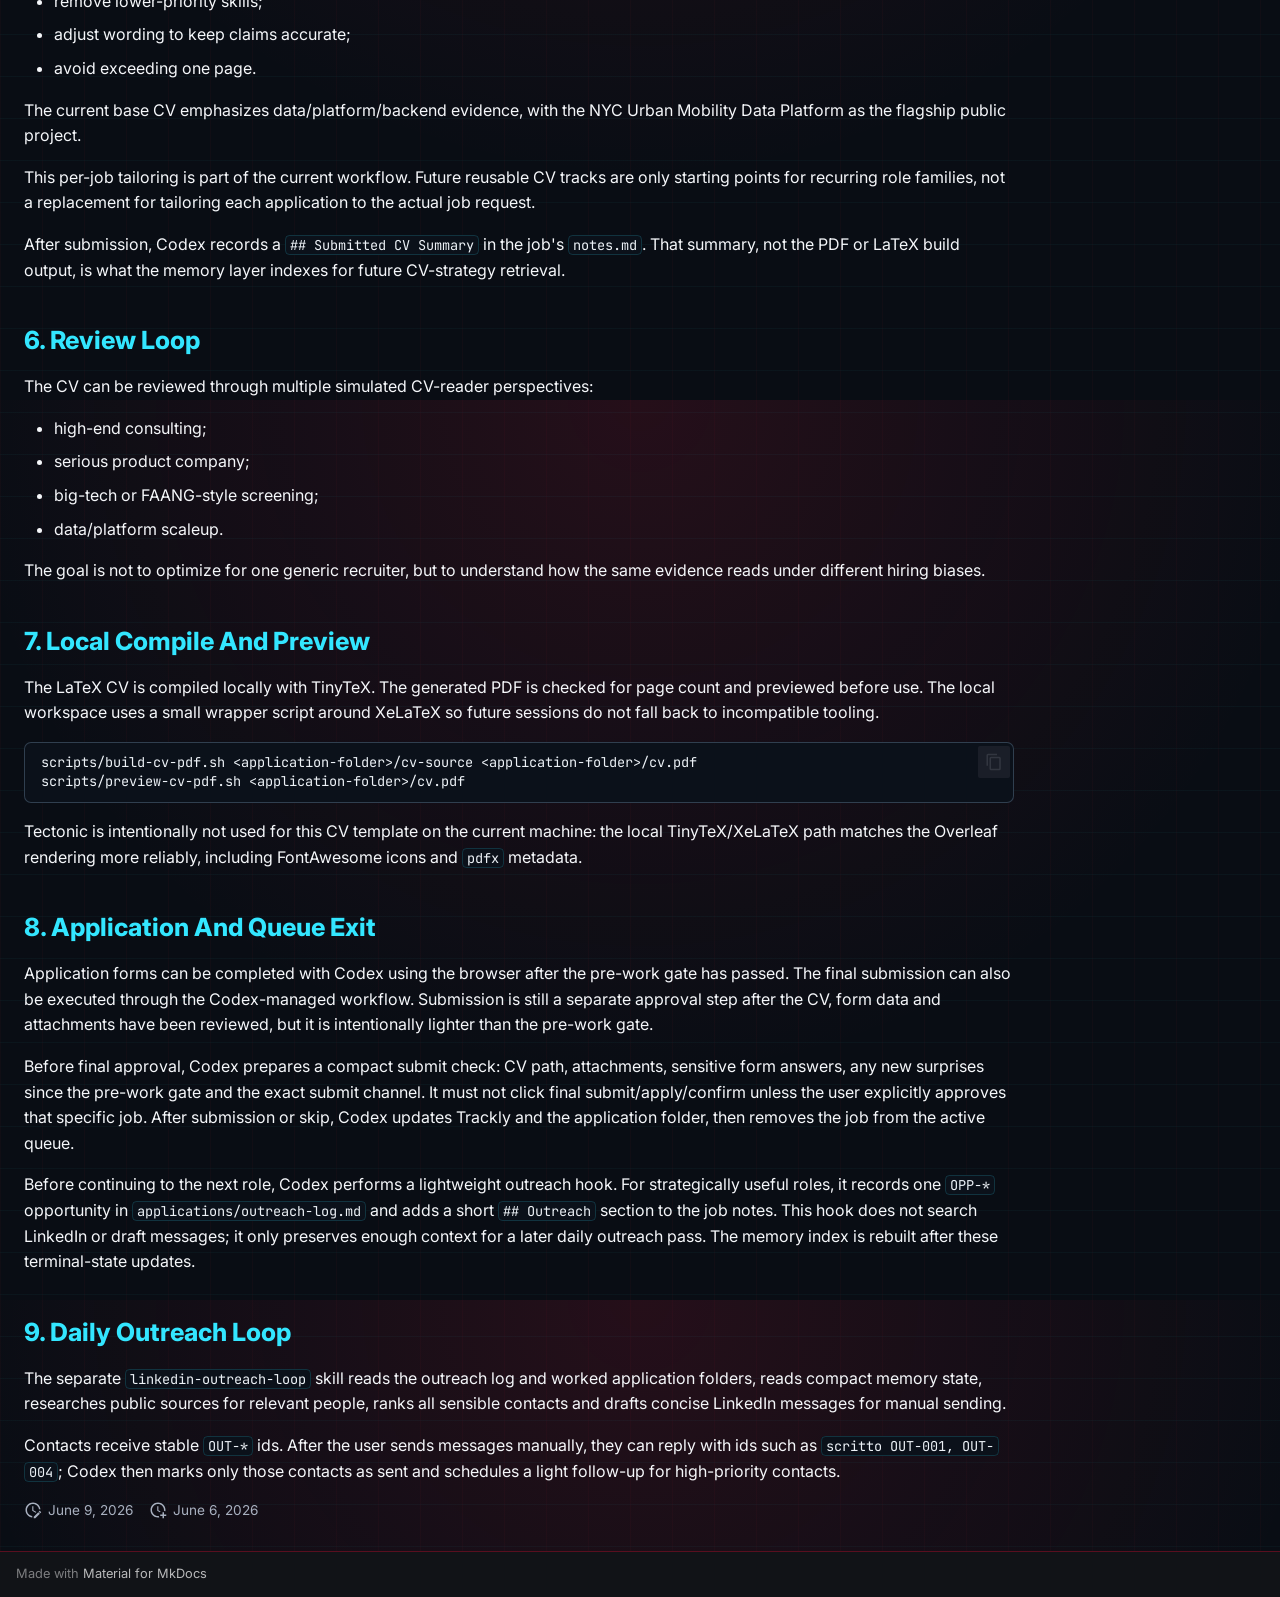
<file: workflow/index.html>
<!doctype html><html lang=en class=no-js> <head><meta charset=utf-8><meta name=viewport content="width=device-width,initial-scale=1"><meta name=description content="Queue-driven, human-approved CV tailoring, application submission and manual outreach tracking workflow managed through Codex."><meta name=author content=user><link href=https://ddm18.github.io/codex-managed-application-workflow/workflow/ rel=canonical><link rel=prev href=..><link href=../architecture/ rel=next><link rel=icon href=../assets/images/favicon.png><meta name=generator content="mkdocs-1.6.1, mkdocs-material-9.7.6"><title>Workflow - Codex-Managed Application Workflow</title><link rel=stylesheet href=../assets/stylesheets/main.484c7ddc.min.css><link rel=stylesheet href=../assets/stylesheets/palette.ab4e12ef.min.css><link rel=preconnect href=https://fonts.gstatic.com crossorigin><link rel=stylesheet href="https://fonts.googleapis.com/css?family=Inter:300,300i,400,400i,700,700i%7CJetBrains+Mono:400,400i,700,700i&display=fallback"><style>:root{--md-text-font:"Inter";--md-code-font:"JetBrains Mono"}</style><link rel=stylesheet href=../stylesheets/extra-20260606-diagram-icons-v3.css><script>__md_scope=new URL("..",location),__md_hash=e=>[...e].reduce(((e,_)=>(e<<5)-e+_.charCodeAt(0)),0),__md_get=(e,_=localStorage,t=__md_scope)=>JSON.parse(_.getItem(t.pathname+"."+e)),__md_set=(e,_,t=localStorage,a=__md_scope)=>{try{t.setItem(a.pathname+"."+e,JSON.stringify(_))}catch(e){}}</script></head> <body dir=ltr data-md-color-scheme=slate data-md-color-primary=black data-md-color-accent=red> <input class=md-toggle data-md-toggle=drawer type=checkbox id=__drawer autocomplete=off> <input class=md-toggle data-md-toggle=search type=checkbox id=__search autocomplete=off> <label class=md-overlay for=__drawer></label> <div data-md-component=skip> <a href=#workflow class=md-skip> Skip to content </a> </div> <div data-md-component=announce> </div> <header class=md-header data-md-component=header> <nav class="md-header__inner md-grid" aria-label=Header> <a href=.. title="Codex-Managed Application Workflow" class="md-header__button md-logo" aria-label="Codex-Managed Application Workflow" data-md-component=logo> <svg xmlns=http://www.w3.org/2000/svg viewbox="0 0 24 24"><path d="M12 8a3 3 0 0 0 3-3 3 3 0 0 0-3-3 3 3 0 0 0-3 3 3 3 0 0 0 3 3m0 3.54C9.64 9.35 6.5 8 3 8v11c3.5 0 6.64 1.35 9 3.54 2.36-2.19 5.5-3.54 9-3.54V8c-3.5 0-6.64 1.35-9 3.54"/></svg> </a> <label class="md-header__button md-icon" for=__drawer> <svg xmlns=http://www.w3.org/2000/svg viewbox="0 0 24 24"><path d="M3 6h18v2H3zm0 5h18v2H3zm0 5h18v2H3z"/></svg> </label> <div class=md-header__title data-md-component=header-title> <div class=md-header__ellipsis> <div class=md-header__topic> <span class=md-ellipsis> Codex-Managed Application Workflow </span> </div> <div class=md-header__topic data-md-component=header-topic> <span class=md-ellipsis> Workflow </span> </div> </div> </div> <form class=md-header__option data-md-component=palette> <input class=md-option data-md-color-media data-md-color-scheme=slate data-md-color-primary=black data-md-color-accent=red aria-hidden=true type=radio name=__palette id=__palette_0> </form> <script>var palette=__md_get("__palette");if(palette&&palette.color){if("(prefers-color-scheme)"===palette.color.media){var media=matchMedia("(prefers-color-scheme: light)"),input=document.querySelector(media.matches?"[data-md-color-media='(prefers-color-scheme: light)']":"[data-md-color-media='(prefers-color-scheme: dark)']");palette.color.media=input.getAttribute("data-md-color-media"),palette.color.scheme=input.getAttribute("data-md-color-scheme"),palette.color.primary=input.getAttribute("data-md-color-primary"),palette.color.accent=input.getAttribute("data-md-color-accent")}for(var[key,value]of Object.entries(palette.color))document.body.setAttribute("data-md-color-"+key,value)}</script> <label class="md-header__button md-icon" for=__search> <svg xmlns=http://www.w3.org/2000/svg viewbox="0 0 24 24"><path d="M9.5 3A6.5 6.5 0 0 1 16 9.5c0 1.61-.59 3.09-1.56 4.23l.27.27h.79l5 5-1.5 1.5-5-5v-.79l-.27-.27A6.52 6.52 0 0 1 9.5 16 6.5 6.5 0 0 1 3 9.5 6.5 6.5 0 0 1 9.5 3m0 2C7 5 5 7 5 9.5S7 14 9.5 14 14 12 14 9.5 12 5 9.5 5"/></svg> </label> <div class=md-search data-md-component=search role=dialog> <label class=md-search__overlay for=__search></label> <div class=md-search__inner role=search> <form class=md-search__form name=search> <input type=text class=md-search__input name=query aria-label=Search placeholder=Search autocapitalize=off autocorrect=off autocomplete=off spellcheck=false data-md-component=search-query required> <label class="md-search__icon md-icon" for=__search> <svg xmlns=http://www.w3.org/2000/svg viewbox="0 0 24 24"><path d="M9.5 3A6.5 6.5 0 0 1 16 9.5c0 1.61-.59 3.09-1.56 4.23l.27.27h.79l5 5-1.5 1.5-5-5v-.79l-.27-.27A6.52 6.52 0 0 1 9.5 16 6.5 6.5 0 0 1 3 9.5 6.5 6.5 0 0 1 9.5 3m0 2C7 5 5 7 5 9.5S7 14 9.5 14 14 12 14 9.5 12 5 9.5 5"/></svg> <svg xmlns=http://www.w3.org/2000/svg viewbox="0 0 24 24"><path d="M20 11v2H8l5.5 5.5-1.42 1.42L4.16 12l7.92-7.92L13.5 5.5 8 11z"/></svg> </label> <nav class=md-search__options aria-label=Search> <a href=javascript:void(0) class="md-search__icon md-icon" title=Share aria-label=Share data-clipboard data-clipboard-text data-md-component=search-share tabindex=-1> <svg xmlns=http://www.w3.org/2000/svg viewbox="0 0 24 24"><path d="M18 16.08c-.76 0-1.44.3-1.96.77L8.91 12.7c.05-.23.09-.46.09-.7s-.04-.47-.09-.7l7.05-4.11c.54.5 1.25.81 2.04.81a3 3 0 0 0 3-3 3 3 0 0 0-3-3 3 3 0 0 0-3 3c0 .24.04.47.09.7L8.04 9.81C7.5 9.31 6.79 9 6 9a3 3 0 0 0-3 3 3 3 0 0 0 3 3c.79 0 1.5-.31 2.04-.81l7.12 4.15c-.05.21-.08.43-.08.66 0 1.61 1.31 2.91 2.92 2.91s2.92-1.3 2.92-2.91A2.92 2.92 0 0 0 18 16.08"/></svg> </a> <button type=reset class="md-search__icon md-icon" title=Clear aria-label=Clear tabindex=-1> <svg xmlns=http://www.w3.org/2000/svg viewbox="0 0 24 24"><path d="M19 6.41 17.59 5 12 10.59 6.41 5 5 6.41 10.59 12 5 17.59 6.41 19 12 13.41 17.59 19 19 17.59 13.41 12z"/></svg> </button> </nav> </form> <div class=md-search__output> <div class=md-search__scrollwrap tabindex=0 data-md-scrollfix> <div class=md-search-result data-md-component=search-result> <div class=md-search-result__meta> Initializing search </div> <ol class=md-search-result__list role=presentation></ol> </div> </div> </div> </div> </div> <div class=md-header__source> <a href=https://github.com/ddm18/codex-managed-application-workflow title="Go to repository" class=md-source data-md-component=source> <div class="md-source__icon md-icon"> <svg xmlns=http://www.w3.org/2000/svg viewbox="0 0 512 512"><!-- Font Awesome Free 7.1.0 by @fontawesome - https://fontawesome.com License - https://fontawesome.com/license/free (Icons: CC BY 4.0, Fonts: SIL OFL 1.1, Code: MIT License) Copyright 2025 Fonticons, Inc.--><path d="M173.9 397.4c0 2-2.3 3.6-5.2 3.6-3.3.3-5.6-1.3-5.6-3.6 0-2 2.3-3.6 5.2-3.6 3-.3 5.6 1.3 5.6 3.6m-31.1-4.5c-.7 2 1.3 4.3 4.3 4.9 2.6 1 5.6 0 6.2-2s-1.3-4.3-4.3-5.2c-2.6-.7-5.5.3-6.2 2.3m44.2-1.7c-2.9.7-4.9 2.6-4.6 4.9.3 2 2.9 3.3 5.9 2.6 2.9-.7 4.9-2.6 4.6-4.6-.3-1.9-3-3.2-5.9-2.9M252.8 8C114.1 8 8 113.3 8 252c0 110.9 69.8 205.8 169.5 239.2 12.8 2.3 17.3-5.6 17.3-12.1 0-6.2-.3-40.4-.3-61.4 0 0-70 15-84.7-29.8 0 0-11.4-29.1-27.8-36.6 0 0-22.9-15.7 1.6-15.4 0 0 24.9 2 38.6 25.8 21.9 38.6 58.6 27.5 72.9 20.9 2.3-16 8.8-27.1 16-33.7-55.9-6.2-112.3-14.3-112.3-110.5 0-27.5 7.6-41.3 23.6-58.9-2.6-6.5-11.1-33.3 2.6-67.9 20.9-6.5 69 27 69 27 20-5.6 41.5-8.5 62.8-8.5s42.8 2.9 62.8 8.5c0 0 48.1-33.6 69-27 13.7 34.7 5.2 61.4 2.6 67.9 16 17.7 25.8 31.5 25.8 58.9 0 96.5-58.9 104.2-114.8 110.5 9.2 7.9 17 22.9 17 46.4 0 33.7-.3 75.4-.3 83.6 0 6.5 4.6 14.4 17.3 12.1C436.2 457.8 504 362.9 504 252 504 113.3 391.5 8 252.8 8M105.2 352.9c-1.3 1-1 3.3.7 5.2 1.6 1.6 3.9 2.3 5.2 1 1.3-1 1-3.3-.7-5.2-1.6-1.6-3.9-2.3-5.2-1m-10.8-8.1c-.7 1.3.3 2.9 2.3 3.9 1.6 1 3.6.7 4.3-.7.7-1.3-.3-2.9-2.3-3.9-2-.6-3.6-.3-4.3.7m32.4 35.6c-1.6 1.3-1 4.3 1.3 6.2 2.3 2.3 5.2 2.6 6.5 1 1.3-1.3.7-4.3-1.3-6.2-2.2-2.3-5.2-2.6-6.5-1m-11.4-14.7c-1.6 1-1.6 3.6 0 5.9s4.3 3.3 5.6 2.3c1.6-1.3 1.6-3.9 0-6.2-1.4-2.3-4-3.3-5.6-2"/></svg> </div> <div class=md-source__repository> workflow repository </div> </a> </div> </nav> </header> <div class=md-container data-md-component=container> <nav class=md-tabs aria-label=Tabs data-md-component=tabs> <div class=md-grid> <ul class=md-tabs__list> <li class=md-tabs__item> <a href=.. class=md-tabs__link> Home </a> </li> <li class="md-tabs__item md-tabs__item--active"> <a href=./ class=md-tabs__link> Workflow </a> </li> <li class=md-tabs__item> <a href=../architecture/ class=md-tabs__link> Architecture </a> </li> <li class=md-tabs__item> <a href=../memory/ class=md-tabs__link> Memory </a> </li> <li class=md-tabs__item> <a href=../guardrails/ class=md-tabs__link> Guardrails </a> </li> <li class=md-tabs__item> <a href=../future-work/ class=md-tabs__link> Future Work </a> </li> </ul> </div> </nav> <main class=md-main data-md-component=main> <div class="md-main__inner md-grid"> <div class="md-sidebar md-sidebar--primary" data-md-component=sidebar data-md-type=navigation> <div class=md-sidebar__scrollwrap> <div class=md-sidebar__inner> <nav class="md-nav md-nav--primary md-nav--lifted" aria-label=Navigation data-md-level=0> <label class=md-nav__title for=__drawer> <a href=.. title="Codex-Managed Application Workflow" class="md-nav__button md-logo" aria-label="Codex-Managed Application Workflow" data-md-component=logo> <svg xmlns=http://www.w3.org/2000/svg viewbox="0 0 24 24"><path d="M12 8a3 3 0 0 0 3-3 3 3 0 0 0-3-3 3 3 0 0 0-3 3 3 3 0 0 0 3 3m0 3.54C9.64 9.35 6.5 8 3 8v11c3.5 0 6.64 1.35 9 3.54 2.36-2.19 5.5-3.54 9-3.54V8c-3.5 0-6.64 1.35-9 3.54"/></svg> </a> Codex-Managed Application Workflow </label> <div class=md-nav__source> <a href=https://github.com/ddm18/codex-managed-application-workflow title="Go to repository" class=md-source data-md-component=source> <div class="md-source__icon md-icon"> <svg xmlns=http://www.w3.org/2000/svg viewbox="0 0 512 512"><!-- Font Awesome Free 7.1.0 by @fontawesome - https://fontawesome.com License - https://fontawesome.com/license/free (Icons: CC BY 4.0, Fonts: SIL OFL 1.1, Code: MIT License) Copyright 2025 Fonticons, Inc.--><path d="M173.9 397.4c0 2-2.3 3.6-5.2 3.6-3.3.3-5.6-1.3-5.6-3.6 0-2 2.3-3.6 5.2-3.6 3-.3 5.6 1.3 5.6 3.6m-31.1-4.5c-.7 2 1.3 4.3 4.3 4.9 2.6 1 5.6 0 6.2-2s-1.3-4.3-4.3-5.2c-2.6-.7-5.5.3-6.2 2.3m44.2-1.7c-2.9.7-4.9 2.6-4.6 4.9.3 2 2.9 3.3 5.9 2.6 2.9-.7 4.9-2.6 4.6-4.6-.3-1.9-3-3.2-5.9-2.9M252.8 8C114.1 8 8 113.3 8 252c0 110.9 69.8 205.8 169.5 239.2 12.8 2.3 17.3-5.6 17.3-12.1 0-6.2-.3-40.4-.3-61.4 0 0-70 15-84.7-29.8 0 0-11.4-29.1-27.8-36.6 0 0-22.9-15.7 1.6-15.4 0 0 24.9 2 38.6 25.8 21.9 38.6 58.6 27.5 72.9 20.9 2.3-16 8.8-27.1 16-33.7-55.9-6.2-112.3-14.3-112.3-110.5 0-27.5 7.6-41.3 23.6-58.9-2.6-6.5-11.1-33.3 2.6-67.9 20.9-6.5 69 27 69 27 20-5.6 41.5-8.5 62.8-8.5s42.8 2.9 62.8 8.5c0 0 48.1-33.6 69-27 13.7 34.7 5.2 61.4 2.6 67.9 16 17.7 25.8 31.5 25.8 58.9 0 96.5-58.9 104.2-114.8 110.5 9.2 7.9 17 22.9 17 46.4 0 33.7-.3 75.4-.3 83.6 0 6.5 4.6 14.4 17.3 12.1C436.2 457.8 504 362.9 504 252 504 113.3 391.5 8 252.8 8M105.2 352.9c-1.3 1-1 3.3.7 5.2 1.6 1.6 3.9 2.3 5.2 1 1.3-1 1-3.3-.7-5.2-1.6-1.6-3.9-2.3-5.2-1m-10.8-8.1c-.7 1.3.3 2.9 2.3 3.9 1.6 1 3.6.7 4.3-.7.7-1.3-.3-2.9-2.3-3.9-2-.6-3.6-.3-4.3.7m32.4 35.6c-1.6 1.3-1 4.3 1.3 6.2 2.3 2.3 5.2 2.6 6.5 1 1.3-1.3.7-4.3-1.3-6.2-2.2-2.3-5.2-2.6-6.5-1m-11.4-14.7c-1.6 1-1.6 3.6 0 5.9s4.3 3.3 5.6 2.3c1.6-1.3 1.6-3.9 0-6.2-1.4-2.3-4-3.3-5.6-2"/></svg> </div> <div class=md-source__repository> workflow repository </div> </a> </div> <ul class=md-nav__list data-md-scrollfix> <li class=md-nav__item> <a href=.. class=md-nav__link> <span class=md-ellipsis> Home </span> </a> </li> <li class="md-nav__item md-nav__item--active"> <input class="md-nav__toggle md-toggle" type=checkbox id=__toc> <label class="md-nav__link md-nav__link--active" for=__toc> <span class=md-ellipsis> Workflow </span> <span class="md-nav__icon md-icon"></span> </label> <a href=./ class="md-nav__link md-nav__link--active"> <span class=md-ellipsis> Workflow </span> </a> <nav class="md-nav md-nav--secondary" aria-label="Table of contents"> <label class=md-nav__title for=__toc> <span class="md-nav__icon md-icon"></span> Table of contents </label> <ul class=md-nav__list data-md-component=toc data-md-scrollfix> <li class=md-nav__item> <a href=#execution-sequence class=md-nav__link> <span class=md-ellipsis> Execution Sequence </span> </a> </li> <li class=md-nav__item> <a href=#1-search-and-queue class=md-nav__link> <span class=md-ellipsis> 1. Search And Queue </span> </a> </li> <li class=md-nav__item> <a href=#2-pre-work-gate class=md-nav__link> <span class=md-ellipsis> 2. Pre-Work Gate </span> </a> </li> <li class=md-nav__item> <a href=#3-job-package class=md-nav__link> <span class=md-ellipsis> 3. Job Package </span> </a> </li> <li class=md-nav__item> <a href=#4-evidence-and-application-data-lookup class=md-nav__link> <span class=md-ellipsis> 4. Evidence And Application Data Lookup </span> </a> </li> <li class=md-nav__item> <a href=#5-cv-tailoring class=md-nav__link> <span class=md-ellipsis> 5. CV Tailoring </span> </a> </li> <li class=md-nav__item> <a href=#6-review-loop class=md-nav__link> <span class=md-ellipsis> 6. Review Loop </span> </a> </li> <li class=md-nav__item> <a href=#7-local-compile-and-preview class=md-nav__link> <span class=md-ellipsis> 7. Local Compile And Preview </span> </a> </li> <li class=md-nav__item> <a href=#8-application-and-queue-exit class=md-nav__link> <span class=md-ellipsis> 8. Application And Queue Exit </span> </a> </li> <li class=md-nav__item> <a href=#9-daily-outreach-loop class=md-nav__link> <span class=md-ellipsis> 9. Daily Outreach Loop </span> </a> </li> </ul> </nav> </li> <li class=md-nav__item> <a href=../architecture/ class=md-nav__link> <span class=md-ellipsis> Architecture </span> </a> </li> <li class=md-nav__item> <a href=../memory/ class=md-nav__link> <span class=md-ellipsis> Memory </span> </a> </li> <li class=md-nav__item> <a href=../guardrails/ class=md-nav__link> <span class=md-ellipsis> Guardrails </span> </a> </li> <li class=md-nav__item> <a href=../future-work/ class=md-nav__link> <span class=md-ellipsis> Future Work </span> </a> </li> </ul> </nav> </div> </div> </div> <div class="md-sidebar md-sidebar--secondary" data-md-component=sidebar data-md-type=toc> <div class=md-sidebar__scrollwrap> <div class=md-sidebar__inner> <nav class="md-nav md-nav--secondary" aria-label="Table of contents"> <label class=md-nav__title for=__toc> <span class="md-nav__icon md-icon"></span> Table of contents </label> <ul class=md-nav__list data-md-component=toc data-md-scrollfix> <li class=md-nav__item> <a href=#execution-sequence class=md-nav__link> <span class=md-ellipsis> Execution Sequence </span> </a> </li> <li class=md-nav__item> <a href=#1-search-and-queue class=md-nav__link> <span class=md-ellipsis> 1. Search And Queue </span> </a> </li> <li class=md-nav__item> <a href=#2-pre-work-gate class=md-nav__link> <span class=md-ellipsis> 2. Pre-Work Gate </span> </a> </li> <li class=md-nav__item> <a href=#3-job-package class=md-nav__link> <span class=md-ellipsis> 3. Job Package </span> </a> </li> <li class=md-nav__item> <a href=#4-evidence-and-application-data-lookup class=md-nav__link> <span class=md-ellipsis> 4. Evidence And Application Data Lookup </span> </a> </li> <li class=md-nav__item> <a href=#5-cv-tailoring class=md-nav__link> <span class=md-ellipsis> 5. CV Tailoring </span> </a> </li> <li class=md-nav__item> <a href=#6-review-loop class=md-nav__link> <span class=md-ellipsis> 6. Review Loop </span> </a> </li> <li class=md-nav__item> <a href=#7-local-compile-and-preview class=md-nav__link> <span class=md-ellipsis> 7. Local Compile And Preview </span> </a> </li> <li class=md-nav__item> <a href=#8-application-and-queue-exit class=md-nav__link> <span class=md-ellipsis> 8. Application And Queue Exit </span> </a> </li> <li class=md-nav__item> <a href=#9-daily-outreach-loop class=md-nav__link> <span class=md-ellipsis> 9. Daily Outreach Loop </span> </a> </li> </ul> </nav> </div> </div> </div> <div class=md-content data-md-component=content> <article class="md-content__inner md-typeset"> <a href=https://github.com/ddm18/codex-managed-application-workflow/edit/main/docs/workflow.md title="Edit this page" class="md-content__button md-icon" rel=edit> <svg xmlns=http://www.w3.org/2000/svg viewbox="0 0 24 24"><path d="M10 20H6V4h7v5h5v3.1l2-2V8l-6-6H6c-1.1 0-2 .9-2 2v16c0 1.1.9 2 2 2h4zm10.2-7c.1 0 .3.1.4.2l1.3 1.3c.2.2.2.6 0 .8l-1 1-2.1-2.1 1-1c.1-.1.2-.2.4-.2m0 3.9L14.1 23H12v-2.1l6.1-6.1z"/></svg> </a> <h1 id=workflow>Workflow<a class=headerlink href=#workflow title="Permanent link">&para;</a></h1> <p>The workflow treats job applications as a persistent queue-driven pipeline: discover and rank roles, show a short pre-work brief before spending effort on any job, tailor the CV only after that gate, ask for missing data one question at a time, save reusable answers, prepare a lightweight final submit check, then submit only after final approval. After an application reaches a terminal state, the loop records whether manual outreach is worth doing, while a separate daily outreach loop researches people and drafts messages. A derived local memory layer keeps the context targeted: the loop reads compact state first and retrieves historical chunks only when a decision needs them.</p> <h2 id=execution-sequence>Execution Sequence<a class=headerlink href=#execution-sequence title="Permanent link">&para;</a></h2> <p><svg xmlns=http://www.w3.org/2000/svg xmlns:xlink=http://www.w3.org/1999/xlink contentstyletype=text/css data-diagram-type=SEQUENCE height=819.25px preserveaspectratio="xMaxYMax meet" style version=1.1 viewbox="0 0 1176 819" width=1176.3125px zoomandpan=magnify class=uml alt="uml diagram" title><defs/><g><rect fill=#0E141D height=262.5222 style=stroke:#354455;stroke-width:1.3594; width=909.667 x=252.9915 y=541.0242 /><rect fill=#0E141D height=80.0828 style=stroke:none;stroke-width:0.9063; width=909.667 x=252.9915 y=723.4636 /><g class=participant-lifeline data-entity-uid=part1 data-qualified-name=U data-source-line=90 id=part1-lifeline><g><title>.color.white.user..color.</title><rect fill=#000000 fill-opacity=0.00000 height=736.8662 width=7.25 x=20.4267 y=82.0864 /><line style=stroke:#33E6FF;stroke-width:0.4531;stroke-dasharray:4.5313,4.5313; x1=23.5625 x2=23.5625 y1=82.0864 y2=818.9526 /></g></g><g class=participant-lifeline data-entity-uid=part2 data-qualified-name=C data-source-line=91 id=part2-lifeline><g><title>.img.https...raw.githubusercontent.com.ddm18.codex-managed-application-workflow.main.docs.assets.codex-app-icon.png.scale.0.42..</title><rect fill=#000000 fill-opacity=0.00000 height=736.8662 width=7.25 x=289.0519 y=82.0864 /><line style=stroke:#33E6FF;stroke-width:0.4531;stroke-dasharray:4.5313,4.5313; x1=291.9603 x2=291.9603 y1=82.0864 y2=818.9526 /></g></g><g class=participant-lifeline data-entity-uid=part3 data-qualified-name=Q data-source-line=92 id=part3-lifeline><g><title>.color.white.Job Queue..color.</title><rect fill=#000000 fill-opacity=0.00000 height=736.8662 width=7.25 x=522.8401 y=82.0864 /><line style=stroke:#33E6FF;stroke-width:0.4531;stroke-dasharray:4.5313,4.5313; x1=526.2768 x2=526.2768 y1=82.0864 y2=818.9526 /></g></g><g class=participant-lifeline data-entity-uid=part4 data-qualified-name=M data-source-line=93 id=part4-lifeline><g><title>.color.white.Memory..color.</title><rect fill=#000000 fill-opacity=0.00000 height=736.8662 width=7.25 x=655.203 y=82.0864 /><line style=stroke:#33E6FF;stroke-width:0.4531;stroke-dasharray:4.5313,4.5313; x1=658.0596 x2=658.0596 y1=82.0864 y2=818.9526 /></g></g><g class=participant-lifeline data-entity-uid=part5 data-qualified-name=S data-source-line=94 id=part5-lifeline><g><title>.color.white.Profile . CV..color.</title><rect fill=#000000 fill-opacity=0.00000 height=736.8662 width=7.25 x=786.889 y=82.0864 /><line style=stroke:#33E6FF;stroke-width:0.4531;stroke-dasharray:4.5313,4.5313; x1=790.0965 x2=790.0965 y1=82.0864 y2=818.9526 /></g></g><g class=participant-lifeline data-entity-uid=part6 data-qualified-name=B data-source-line=95 id=part6-lifeline><g><title>.color.white.Browser . ATS..color.</title><rect fill=#000000 fill-opacity=0.00000 height=736.8662 width=7.25 x=933.7546 y=82.0864 /><line style=stroke:#33E6FF;stroke-width:0.4531;stroke-dasharray:4.5313,4.5313; x1=936.8377 x2=936.8377 y1=82.0864 y2=818.9526 /></g></g><g class=participant-lifeline data-entity-uid=part7 data-qualified-name=O data-source-line=96 id=part7-lifeline><g><title>.color.white.Manual Outreach..color.</title><rect fill=#000000 fill-opacity=0.00000 height=736.8662 width=7.25 x=1081.1025 y=82.0864 /><line style=stroke:#33E6FF;stroke-width:0.4531;stroke-dasharray:4.5313,4.5313; x1=1083.8277 x2=1083.8277 y1=82.0864 y2=818.9526 /></g></g><g class="participant participant-head" data-entity-uid=part1 data-qualified-name=U data-source-line=90 id=part1-head><text fill=#FFFFFF font-family=Arial font-size=15.4063 lengthadjust=spacing textlength=33.6034 x=4.5313 y=78.453>user</text><ellipse cx=24.0517 cy=17.4807 fill=#101721 rx=7.25 ry=7.25 style=stroke:#33E6FF;stroke-width:0.4531; /><path fill=none style=stroke:#33E6FF;stroke-width:0.4531; d="M24.0517,24.7307 L24.0517,49.1995 M12.2704,31.9807 L35.8329,31.9807 M24.0517,49.1995 L12.2704,62.7932 M24.0517,49.1995 L35.8329,62.7932"/></g><g class="participant participant-head" data-entity-uid=part2 data-qualified-name=C data-source-line=91 id=part2-head><rect fill=#101721 height=67.1613 rx=2.2656 ry=2.2656 style=stroke:#33E6FF;stroke-width:0.4531; width=61.2458 x=262.054 y=14.0188 /><image height=36.25 width=36.25 x=274.4069 y=20.3626 xlink:href="[data-uri]"/><text fill=#FFFFFF font-family=Arial font-size=15.4063 lengthadjust=spacing textlength=48.5583 x=268.3978 y=71.203>Codex</text></g><g class="participant participant-head" data-entity-uid=part3 data-qualified-name=Q data-source-line=92 id=part3-head><rect fill=#101721 height=48.5552 rx=2.2656 ry=2.2656 style=stroke:#33E6FF;stroke-width:0.4531; width=138.1266 x=457.4018 y=32.625 /><text fill=#FFFFFF font-family=Arial font-size=15.4063 lengthadjust=spacing textlength=79.2579 x=486.8361 y=53.2692>Job Queue</text><text fill=#FFFFFF font-family=Arial font-size=15.4063 lengthadjust=spacing textlength=125.4391 x=463.7456 y=71.203>and Preferences</text></g><g class="participant participant-head" data-entity-uid=part4 data-qualified-name=M data-source-line=93 id=part4-head><text fill=#FFFFFF font-family=Arial font-size=15.4063 lengthadjust=spacing textlength=62.6556 x=624.7815 y=60.5192>Memory</text><text fill=#FFFFFF font-family=Arial font-size=15.4063 lengthadjust=spacing textlength=103.0368 x=604.5909 y=78.453>and Retrieval</text><path fill=#101721 style=stroke:#8C96A8;stroke-width:0.4531; d="M642.5155,13.5938 C642.5155,4.5313 658.828,4.5313 658.828,4.5313 C658.828,4.5313 675.1405,4.5313 675.1405,13.5938 L675.1405,37.1563 C675.1405,46.2188 658.828,46.2188 658.828,46.2188 C658.828,46.2188 642.5155,46.2188 642.5155,37.1563 L642.5155,13.5938"/><path fill=none style=stroke:#8C96A8;stroke-width:0.4531; d="M642.5155,13.5938 C642.5155,22.6563 658.828,22.6563 658.828,22.6563 C658.828,22.6563 675.1405,22.6563 675.1405,13.5938"/></g><g class="participant participant-head" data-entity-uid=part5 data-qualified-name=S data-source-line=94 id=part5-head><rect fill=#101721 height=48.5552 rx=2.2656 ry=2.2656 style=stroke:#33E6FF;stroke-width:0.4531; width=136.7725 x=722.1277 y=32.625 /><text fill=#FFFFFF font-family=Arial font-size=15.4063 lengthadjust=spacing textlength=84.7946 x=748.1167 y=53.2692>Profile / CV</text><text fill=#FFFFFF font-family=Arial font-size=15.4063 lengthadjust=spacing textlength=124.085 x=728.4715 y=71.203>Evidence Stores</text></g><g class="participant participant-head" data-entity-uid=part6 data-qualified-name=B data-source-line=95 id=part6-head><rect fill=#101721 height=48.5552 rx=2.2656 ry=2.2656 style=stroke:#33E6FF;stroke-width:0.4531; width=138.8337 x=867.9627 y=32.625 /><text fill=#FFFFFF font-family=Arial font-size=15.4063 lengthadjust=spacing textlength=107.4827 x=883.6382 y=53.2692>Browser / ATS</text><text fill=#FFFFFF font-family=Arial font-size=15.4063 lengthadjust=spacing textlength=126.1462 x=874.3065 y=71.203>Application Flow</text></g><g class="participant participant-head" data-entity-uid=part7 data-qualified-name=O data-source-line=96 id=part7-head><text fill=#FFFFFF font-family=Arial font-size=15.4063 lengthadjust=spacing textlength=132.2997 x=1015.8589 y=60.5192>Manual Outreach</text><text fill=#FFFFFF font-family=Arial font-size=15.4063 lengthadjust=spacing textlength=27.7884 x=1068.1145 y=78.453>Log</text><path fill=#101721 style=stroke:#8C96A8;stroke-width:0.4531; d="M1068.415,13.5938 C1068.415,4.5313 1084.7275,4.5313 1084.7275,4.5313 C1084.7275,4.5313 1101.04,4.5313 1101.04,13.5938 L1101.04,37.1563 C1101.04,46.2188 1084.7275,46.2188 1084.7275,46.2188 C1084.7275,46.2188 1068.415,46.2188 1068.415,37.1563 L1068.415,13.5938"/><path fill=none style=stroke:#8C96A8;stroke-width:0.4531; d="M1068.415,13.5938 C1068.415,22.6563 1084.7275,22.6563 1084.7275,22.6563 C1084.7275,22.6563 1101.04,22.6563 1101.04,13.5938"/></g><g class=message data-entity-1=part2 data-entity-2=part3 data-source-line=98 id=msg1><polygon fill=#E21D3F points=515.5901,110.8953,524.6526,114.5203,515.5901,118.1453,519.2151,114.5203 style=stroke:#E21D3F;stroke-width:0.9063;stroke-linejoin:miter;stroke-miterlimit:10; /><line style=stroke:#E21D3F;stroke-width:1.2234; x1=292.6769 x2=521.0276 y1=114.5203 y2=114.5203 /><text fill=#FFFFFF font-family=Arial font-size=15.4063 font-weight=700 lengthadjust=spacing textlength=10.7197 x=305.0264 y=109.0744>1</text><text fill=#FFFFFF font-family=Arial font-size=15.4063 lengthadjust=spacing textlength=92.5353 x=319.371 y=109.0744>Search/refill</text><text fill=#FFFFFF font-family=Arial font-size=15.4063 lengthadjust=spacing textlength=4.8972 x=411.9063 y=109.0744>&#160;</text><text fill=#FFFFFF font-family=Arial font-size=15.4063 lengthadjust=spacing textlength=44.15 x=416.8035 y=109.0744>ready</text><text fill=#FFFFFF font-family=Arial font-size=15.4063 lengthadjust=spacing textlength=4.8972 x=460.9536 y=109.0744>&#160;</text><text fill=#FFFFFF font-family=Arial font-size=15.4063 lengthadjust=spacing textlength=48.2649 x=465.8508 y=109.0744>queue</text></g><g class=message data-entity-1=part2 data-entity-2=part4 data-source-line=99 id=msg2><polygon fill=#E21D3F points=647.953,159.4504,657.0155,163.0754,647.953,166.7004,651.578,163.0754 style=stroke:#E21D3F;stroke-width:0.9063;stroke-linejoin:miter;stroke-miterlimit:10; /><line style=stroke:#E21D3F;stroke-width:1.2234; x1=292.6769 x2=653.3905 y1=163.0754 y2=163.0754 /><text fill=#FFFFFF font-family=Arial font-size=15.4063 font-weight=700 lengthadjust=spacing textlength=10.7197 x=386.836 y=148.6626>2</text><text fill=#FFFFFF font-family=Arial font-size=15.4063 lengthadjust=spacing textlength=39.4033 x=405.4949 y=139.6957>Read</text><text fill=#FFFFFF font-family=Arial font-size=15.4063 lengthadjust=spacing textlength=4.8972 x=444.8982 y=139.6957>&#160;</text><text fill=#FFFFFF font-family=Arial font-size=15.4063 lengthadjust=spacing textlength=66.635 x=449.7954 y=139.6957>compact</text><text fill=#FFFFFF font-family=Arial font-size=15.4063 lengthadjust=spacing textlength=4.8972 x=516.4304 y=139.6957>&#160;</text><text fill=#FFFFFF font-family=Arial font-size=15.4063 lengthadjust=spacing textlength=39.0272 x=521.3276 y=139.6957>state</text><text fill=#FFFFFF font-family=Arial font-size=15.4063 lengthadjust=spacing textlength=28.9845 x=401.1807 y=157.6295>and</text><text fill=#FFFFFF font-family=Arial font-size=15.4063 lengthadjust=spacing textlength=4.8972 x=430.1652 y=157.6295>&#160;</text><text fill=#FFFFFF font-family=Arial font-size=15.4063 lengthadjust=spacing textlength=66.3717 x=435.0624 y=157.6295>targeted</text><text fill=#FFFFFF font-family=Arial font-size=15.4063 lengthadjust=spacing textlength=4.8972 x=501.4341 y=157.6295>&#160;</text><text fill=#FFFFFF font-family=Arial font-size=15.4063 lengthadjust=spacing textlength=58.3376 x=506.3313 y=157.6295>context</text></g><g class=message data-entity-1=part2 data-entity-2=part1 data-source-line=100 id=msg3><polygon fill=#E21D3F points=34.0204,208.0056,24.9579,211.6306,34.0204,215.2556,30.3954,211.6306 style=stroke:#E21D3F;stroke-width:0.9063;stroke-linejoin:miter;stroke-miterlimit:10; /><line style=stroke:#E21D3F;stroke-width:1.2234; x1=28.5829 x2=291.7707 y1=211.6306 y2=211.6306 /><text fill=#FFFFFF font-family=Arial font-size=15.4063 font-weight=700 lengthadjust=spacing textlength=10.7197 x=37.8793 y=197.2178>3</text><text fill=#FFFFFF font-family=Arial font-size=15.4063 lengthadjust=spacing textlength=41.5698 x=87.9901 y=188.2509>Show</text><text fill=#FFFFFF font-family=Arial font-size=15.4063 lengthadjust=spacing textlength=4.8972 x=129.5599 y=188.2509>&#160;</text><text fill=#FFFFFF font-family=Arial font-size=15.4063 lengthadjust=spacing textlength=68.4329 x=134.4571 y=188.2509>pre-work</text><text fill=#FFFFFF font-family=Arial font-size=15.4063 lengthadjust=spacing textlength=4.8972 x=202.89 y=188.2509>&#160;</text><text fill=#FFFFFF font-family=Arial font-size=15.4063 lengthadjust=spacing textlength=35.296 x=207.7872 y=188.2509>brief</text><text fill=#FFFFFF font-family=Arial font-size=15.4063 lengthadjust=spacing textlength=75.9029 x=52.224 y=206.1847>company,</text><text fill=#FFFFFF font-family=Arial font-size=15.4063 lengthadjust=spacing textlength=4.8972 x=128.1268 y=206.1847>&#160;</text><text fill=#FFFFFF font-family=Arial font-size=15.4063 lengthadjust=spacing textlength=34.4158 x=133.024 y=206.1847>role,</text><text fill=#FFFFFF font-family=Arial font-size=15.4063 lengthadjust=spacing textlength=4.8972 x=167.4399 y=206.1847>&#160;</text><text fill=#FFFFFF font-family=Arial font-size=15.4063 lengthadjust=spacing textlength=66.0257 x=172.3371 y=206.1847>location,</text><text fill=#FFFFFF font-family=Arial font-size=15.4063 lengthadjust=spacing textlength=4.8972 x=238.3628 y=206.1847>&#160;</text><text fill=#FFFFFF font-family=Arial font-size=15.4063 lengthadjust=spacing textlength=35.5893 x=243.26 y=206.1847>risks</text></g><g class=message data-entity-1=part1 data-entity-2=part2 data-source-line=101 id=msg4><polygon fill=#E21D3F points=281.8019,238.627,290.8644,242.252,281.8019,245.877,285.4269,242.252 style=stroke:#E21D3F;stroke-width:0.9063;stroke-linejoin:miter;stroke-miterlimit:10; /><line style=stroke:#E21D3F;stroke-width:1.2234;stroke-dasharray:1.8125,1.8125; x1=24.0517 x2=287.2394 y1=242.252 y2=242.252 /><text fill=#FFFFFF font-family=Arial font-size=15.4063 font-weight=700 lengthadjust=spacing textlength=10.7197 x=34.9267 y=236.806>4</text><text fill=#FFFFFF font-family=Arial font-size=15.4063 lengthadjust=spacing textlength=52.7784 x=49.2714 y=236.806>Accept</text><text fill=#FFFFFF font-family=Arial font-size=15.4063 lengthadjust=spacing textlength=4.8972 x=102.0498 y=236.806>&#160;</text><text fill=#FFFFFF font-family=Arial font-size=15.4063 lengthadjust=spacing textlength=15.7598 x=106.947 y=236.806>or</text><text fill=#FFFFFF font-family=Arial font-size=15.4063 lengthadjust=spacing textlength=4.8972 x=122.7068 y=236.806>&#160;</text><text fill=#FFFFFF font-family=Arial font-size=15.4063 lengthadjust=spacing textlength=31.0081 x=127.604 y=236.806>skip</text><text fill=#FFFFFF font-family=Arial font-size=15.4063 lengthadjust=spacing textlength=4.8972 x=158.6121 y=236.806>&#160;</text><text fill=#FFFFFF font-family=Arial font-size=15.4063 lengthadjust=spacing textlength=49.9199 x=163.5093 y=236.806>before</text><text fill=#FFFFFF font-family=Arial font-size=15.4063 lengthadjust=spacing textlength=4.8972 x=213.4292 y=236.806>&#160;</text><text fill=#FFFFFF font-family=Arial font-size=15.4063 lengthadjust=spacing textlength=21.2964 x=218.3264 y=236.806>CV</text><text fill=#FFFFFF font-family=Arial font-size=15.4063 lengthadjust=spacing textlength=4.8972 x=239.6228 y=236.806>&#160;</text><text fill=#FFFFFF font-family=Arial font-size=15.4063 lengthadjust=spacing textlength=37.2819 x=244.52 y=236.806>work</text></g><g class=message data-entity-1=part2 data-entity-2=part5 data-source-line=102 id=msg5><polygon fill=#E21D3F points=779.639,287.1821,788.7015,290.8071,779.639,294.4321,783.264,290.8071 style=stroke:#E21D3F;stroke-width:0.9063;stroke-linejoin:miter;stroke-miterlimit:10; /><line style=stroke:#E21D3F;stroke-width:1.2234; x1=292.6769 x2=785.0765 y1=290.8071 y2=290.8071 /><text fill=#FFFFFF font-family=Arial font-size=15.4063 font-weight=700 lengthadjust=spacing textlength=10.7197 x=450.7795 y=276.3943>5</text><text fill=#FFFFFF font-family=Arial font-size=15.4063 lengthadjust=spacing textlength=51.5297 x=465.1242 y=267.4274>Create</text><text fill=#FFFFFF font-family=Arial font-size=15.4063 lengthadjust=spacing textlength=4.8972 x=516.6539 y=267.4274>&#160;</text><text fill=#FFFFFF font-family=Arial font-size=15.4063 lengthadjust=spacing textlength=23.4855 x=521.5511 y=267.4274>job</text><text fill=#FFFFFF font-family=Arial font-size=15.4063 lengthadjust=spacing textlength=4.8972 x=545.0366 y=267.4274>&#160;</text><text fill=#FFFFFF font-family=Arial font-size=15.4063 lengthadjust=spacing textlength=82.4776 x=549.9338 y=267.4274>workspace</text><text fill=#FFFFFF font-family=Arial font-size=15.4063 lengthadjust=spacing textlength=28.9845 x=471.4394 y=285.3612>and</text><text fill=#FFFFFF font-family=Arial font-size=15.4063 lengthadjust=spacing textlength=4.8972 x=500.4239 y=285.3612>&#160;</text><text fill=#FFFFFF font-family=Arial font-size=15.4063 lengthadjust=spacing textlength=39.802 x=505.3211 y=285.3612>tailor</text><text fill=#FFFFFF font-family=Arial font-size=15.4063 lengthadjust=spacing textlength=4.8972 x=545.1231 y=285.3612>&#160;</text><text fill=#FFFFFF font-family=Arial font-size=15.4063 lengthadjust=spacing textlength=21.2964 x=550.0203 y=285.3612>CV</text><text fill=#FFFFFF font-family=Arial font-size=15.4063 lengthadjust=spacing textlength=4.8972 x=571.3167 y=285.3612>&#160;</text><text fill=#FFFFFF font-family=Arial font-size=15.4063 lengthadjust=spacing textlength=15.4664 x=576.2139 y=285.3612>to</text><text fill=#FFFFFF font-family=Arial font-size=15.4063 lengthadjust=spacing textlength=4.8972 x=591.6804 y=285.3612>&#160;</text><text fill=#FFFFFF font-family=Arial font-size=15.4063 lengthadjust=spacing textlength=29.5186 x=596.5776 y=285.3612>role</text></g><g class=message data-entity-1=part2 data-entity-2=part5 data-source-line=103 id=msg6><polygon fill=#E21D3F points=779.639,335.7373,788.7015,339.3623,779.639,342.9873,783.264,339.3623 style=stroke:#E21D3F;stroke-width:0.9063;stroke-linejoin:miter;stroke-miterlimit:10; /><line style=stroke:#E21D3F;stroke-width:1.2234; x1=292.6769 x2=785.0765 y1=339.3623 y2=339.3623 /><text fill=#FFFFFF font-family=Arial font-size=15.4063 font-weight=700 lengthadjust=spacing textlength=10.7197 x=433.4399 y=324.9495>6</text><text fill=#FFFFFF font-family=Arial font-size=15.4063 lengthadjust=spacing textlength=27.4875 x=450.4815 y=315.9826>Ask</text><text fill=#FFFFFF font-family=Arial font-size=15.4063 lengthadjust=spacing textlength=4.8972 x=477.969 y=315.9826>&#160;</text><text fill=#FFFFFF font-family=Arial font-size=15.4063 lengthadjust=spacing textlength=28.6686 x=482.8662 y=315.9826>one</text><text fill=#FFFFFF font-family=Arial font-size=15.4063 lengthadjust=spacing textlength=4.8972 x=511.5348 y=315.9826>&#160;</text><text fill=#FFFFFF font-family=Arial font-size=15.4063 lengthadjust=spacing textlength=59.1651 x=516.432 y=315.9826>missing</text><text fill=#FFFFFF font-family=Arial font-size=15.4063 lengthadjust=spacing textlength=4.8972 x=575.5971 y=315.9826>&#160;</text><text fill=#FFFFFF font-family=Arial font-size=15.4063 lengthadjust=spacing textlength=66.5598 x=580.4943 y=315.9826>question</text><text fill=#FFFFFF font-family=Arial font-size=15.4063 lengthadjust=spacing textlength=28.9845 x=447.7846 y=333.9164>and</text><text fill=#FFFFFF font-family=Arial font-size=15.4063 lengthadjust=spacing textlength=4.8972 x=476.7691 y=333.9164>&#160;</text><text fill=#FFFFFF font-family=Arial font-size=15.4063 lengthadjust=spacing textlength=36.0633 x=481.6663 y=333.9164>save</text><text fill=#FFFFFF font-family=Arial font-size=15.4063 lengthadjust=spacing textlength=4.8972 x=517.7296 y=333.9164>&#160;</text><text fill=#FFFFFF font-family=Arial font-size=15.4063 lengthadjust=spacing textlength=66.5824 x=522.6268 y=333.9164>reusable</text><text fill=#FFFFFF font-family=Arial font-size=15.4063 lengthadjust=spacing textlength=4.8972 x=589.2092 y=333.9164>&#160;</text><text fill=#FFFFFF font-family=Arial font-size=15.4063 lengthadjust=spacing textlength=55.6445 x=594.1064 y=333.9164>answer</text></g><g class=message data-entity-1=part2 data-entity-2=part2 data-source-line=104 id=msg7><line style=stroke:#E21D3F;stroke-width:1.2234; x1=292.6769 x2=330.7394 y1=387.9175 y2=387.9175 /><line style=stroke:#E21D3F;stroke-width:1.2234; x1=330.7394 x2=330.7394 y1=387.9175 y2=399.6987 /><line style=stroke:#E21D3F;stroke-width:1.2234; x1=293.5832 x2=330.7394 y1=399.6987 y2=399.6987 /><polygon fill=#E21D3F points=302.6457,396.0737,293.5832,399.6987,302.6457,403.3237,299.0207,399.6987 style=stroke:#E21D3F;stroke-width:0.9063;stroke-linejoin:miter;stroke-miterlimit:10; /><text fill=#FFFFFF font-family=Arial font-size=15.4063 font-weight=700 lengthadjust=spacing textlength=10.7197 x=299.0207 y=373.5047>7</text><text fill=#FFFFFF font-family=Arial font-size=15.4063 lengthadjust=spacing textlength=63.0092 x=313.3654 y=364.5377>Compile</text><text fill=#FFFFFF font-family=Arial font-size=15.4063 lengthadjust=spacing textlength=4.8972 x=376.3745 y=364.5377>&#160;</text><text fill=#FFFFFF font-family=Arial font-size=15.4063 lengthadjust=spacing textlength=30.0151 x=381.2717 y=364.5377>PDF</text><text fill=#FFFFFF font-family=Arial font-size=15.4063 lengthadjust=spacing textlength=4.8972 x=411.2868 y=364.5377>&#160;</text><text fill=#FFFFFF font-family=Arial font-size=15.4063 lengthadjust=spacing textlength=28.9845 x=416.184 y=364.5377>and</text><text fill=#FFFFFF font-family=Arial font-size=15.4063 lengthadjust=spacing textlength=4.8972 x=445.1685 y=364.5377>&#160;</text><text fill=#FFFFFF font-family=Arial font-size=15.4063 lengthadjust=spacing textlength=55.8401 x=450.0657 y=364.5377>inspect</text><text fill=#FFFFFF font-family=Arial font-size=15.4063 lengthadjust=spacing textlength=61.0683 x=379.1015 y=382.4716>preview</text></g><g class=message data-entity-1=part2 data-entity-2=part6 data-source-line=105 id=msg8><polygon fill=#E21D3F points=926.5046,444.6289,935.5671,448.2539,926.5046,451.8789,930.1296,448.2539 style=stroke:#E21D3F;stroke-width:0.9063;stroke-linejoin:miter;stroke-miterlimit:10; /><line style=stroke:#E21D3F;stroke-width:1.2234; x1=292.6769 x2=931.9421 y1=448.2539 y2=448.2539 /><text fill=#FFFFFF font-family=Arial font-size=15.4063 font-weight=700 lengthadjust=spacing textlength=10.7197 x=506.7035 y=433.8411>8</text><text fill=#FFFFFF font-family=Arial font-size=15.4063 lengthadjust=spacing textlength=21.7027 x=548.0956 y=424.8742>Fill</text><text fill=#FFFFFF font-family=Arial font-size=15.4063 lengthadjust=spacing textlength=4.8972 x=569.7983 y=424.8742>&#160;</text><text fill=#FFFFFF font-family=Arial font-size=15.4063 lengthadjust=spacing textlength=84.9826 x=574.6955 y=424.8742>application</text><text fill=#FFFFFF font-family=Arial font-size=15.4063 lengthadjust=spacing textlength=4.8972 x=659.6781 y=424.8742>&#160;</text><text fill=#FFFFFF font-family=Arial font-size=15.4063 lengthadjust=spacing textlength=31.7303 x=664.5753 y=424.8742>flow</text><text fill=#FFFFFF font-family=Arial font-size=15.4063 lengthadjust=spacing textlength=28.9845 x=521.0482 y=442.808>and</text><text fill=#FFFFFF font-family=Arial font-size=15.4063 lengthadjust=spacing textlength=4.8972 x=550.0327 y=442.808>&#160;</text><text fill=#FFFFFF font-family=Arial font-size=15.4063 lengthadjust=spacing textlength=60.6245 x=554.9299 y=442.808>prepare</text><text fill=#FFFFFF font-family=Arial font-size=15.4063 lengthadjust=spacing textlength=4.8972 x=615.5544 y=442.808>&#160;</text><text fill=#FFFFFF font-family=Arial font-size=15.4063 lengthadjust=spacing textlength=52.8988 x=620.4516 y=442.808>submit</text><text fill=#FFFFFF font-family=Arial font-size=15.4063 lengthadjust=spacing textlength=4.8972 x=673.3504 y=442.808>&#160;</text><text fill=#FFFFFF font-family=Arial font-size=15.4063 lengthadjust=spacing textlength=45.1054 x=678.2476 y=442.808>check</text></g><g class=message data-entity-1=part2 data-entity-2=part1 data-source-line=106 id=msg9><polygon fill=#E21D3F points=34.0204,493.1841,24.9579,496.8091,34.0204,500.4341,30.3954,496.8091 style=stroke:#E21D3F;stroke-width:0.9063;stroke-linejoin:miter;stroke-miterlimit:10; /><line style=stroke:#E21D3F;stroke-width:1.2234; x1=28.5829 x2=291.7707 y1=496.8091 y2=496.8091 /><text fill=#FFFFFF font-family=Arial font-size=15.4063 font-weight=700 lengthadjust=spacing textlength=10.7197 x=55.0195 y=482.3963>9</text><text fill=#FFFFFF font-family=Arial font-size=15.4063 lengthadjust=spacing textlength=63.2724 x=69.3642 y=473.4293>Request</text><text fill=#FFFFFF font-family=Arial font-size=15.4063 lengthadjust=spacing textlength=4.8972 x=132.6366 y=473.4293>&#160;</text><text fill=#FFFFFF font-family=Arial font-size=15.4063 lengthadjust=spacing textlength=86.0884 x=137.5338 y=473.4293>lightweight</text><text fill=#FFFFFF font-family=Arial font-size=15.4063 lengthadjust=spacing textlength=4.8972 x=223.6223 y=473.4293>&#160;</text><text fill=#FFFFFF font-family=Arial font-size=15.4063 lengthadjust=spacing textlength=33.1896 x=228.5195 y=473.4293>final</text><text fill=#FFFFFF font-family=Arial font-size=15.4063 lengthadjust=spacing textlength=67.5979 x=131.7377 y=491.3632>approval</text></g><g class=message data-entity-1=part1 data-entity-2=part2 data-source-line=107 id=msg10><polygon fill=#E21D3F points=281.8019,523.8054,290.8644,527.4304,281.8019,531.0554,285.4269,527.4304 style=stroke:#E21D3F;stroke-width:0.9063;stroke-linejoin:miter;stroke-miterlimit:10; /><line style=stroke:#E21D3F;stroke-width:1.2234;stroke-dasharray:1.8125,1.8125; x1=24.0517 x2=287.2394 y1=527.4304 y2=527.4304 /><text fill=#FFFFFF font-family=Arial font-size=15.4063 font-weight=700 lengthadjust=spacing textlength=21.4394 x=38.5751 y=521.9845>10</text><text fill=#FFFFFF font-family=Arial font-size=15.4063 lengthadjust=spacing textlength=64.4535 x=63.6395 y=521.9845>Approve</text><text fill=#FFFFFF font-family=Arial font-size=15.4063 lengthadjust=spacing textlength=4.8972 x=128.093 y=521.9845>&#160;</text><text fill=#FFFFFF font-family=Arial font-size=15.4063 lengthadjust=spacing textlength=15.7598 x=132.9902 y=521.9845>or</text><text fill=#FFFFFF font-family=Arial font-size=15.4063 lengthadjust=spacing textlength=4.8972 x=148.75 y=521.9845>&#160;</text><text fill=#FFFFFF font-family=Arial font-size=15.4063 lengthadjust=spacing textlength=58.9018 x=153.6472 y=521.9845>request</text><text fill=#FFFFFF font-family=Arial font-size=15.4063 lengthadjust=spacing textlength=4.8972 x=212.549 y=521.9845>&#160;</text><text fill=#FFFFFF font-family=Arial font-size=15.4063 lengthadjust=spacing textlength=60.7072 x=217.4462 y=521.9845>revision</text></g><path fill=#0E141D style=stroke:#354455;stroke-width:1.3594; d="M252.9915,541.0242 L316.8145,541.0242 L316.8145,551.708 L307.752,560.7705 L252.9915,560.7705 L252.9915,541.0242"/><rect fill=none height=262.5222 style=stroke:#354455;stroke-width:1.3594; width=909.667 x=252.9915 y=541.0242 /><text fill=#000000 font-family=Arial font-size=15.4063 font-weight=700 lengthadjust=spacing textlength=23.0417 x=266.5853 y=556.2309>alt</text><text fill=#F5F7FA font-family=Arial font-size=15.4063 font-weight=700 lengthadjust=spacing textlength=97.7635 x=330.4082 y=557.1371>[Approved]</text><g class=message data-entity-1=part2 data-entity-2=part6 data-source-line=110 id=msg11><polygon fill=#E21D3F points=926.5046,584.8569,935.5671,588.4819,926.5046,592.1069,930.1296,588.4819 style=stroke:#E21D3F;stroke-width:0.9063;stroke-linejoin:miter;stroke-miterlimit:10; /><line style=stroke:#E21D3F;stroke-width:1.2234; x1=292.6769 x2=931.9421 y1=588.4819 y2=588.4819 /><text fill=#FFFFFF font-family=Arial font-size=15.4063 font-weight=700 lengthadjust=spacing textlength=21.4394 x=530.2304 y=583.036>11</text><text fill=#FFFFFF font-family=Arial font-size=15.4063 lengthadjust=spacing textlength=54.6516 x=555.2947 y=583.036>Submit</text><text fill=#FFFFFF font-family=Arial font-size=15.4063 lengthadjust=spacing textlength=4.8972 x=609.9463 y=583.036>&#160;</text><text fill=#FFFFFF font-family=Arial font-size=15.4063 lengthadjust=spacing textlength=84.9826 x=614.8435 y=583.036>application</text></g><g class=message data-entity-1=part2 data-entity-2=part3 data-source-line=111 id=msg12><polygon fill=#E21D3F points=515.5901,633.4121,524.6526,637.0371,515.5901,640.6621,519.2151,637.0371 style=stroke:#E21D3F;stroke-width:0.9063;stroke-linejoin:miter;stroke-miterlimit:10; /><line style=stroke:#E21D3F;stroke-width:1.2234; x1=292.6769 x2=521.0276 y1=637.0371 y2=637.0371 /><text fill=#FFFFFF font-family=Arial font-size=15.4063 font-weight=700 lengthadjust=spacing textlength=21.4394 x=303.5519 y=622.6243>12</text><text fill=#FFFFFF font-family=Arial font-size=15.4063 lengthadjust=spacing textlength=55.795 x=338.8132 y=613.6574>Update</text><text fill=#FFFFFF font-family=Arial font-size=15.4063 lengthadjust=spacing textlength=4.8972 x=394.6082 y=613.6574>&#160;</text><text fill=#FFFFFF font-family=Arial font-size=15.4063 lengthadjust=spacing textlength=105.8879 x=399.5054 y=613.6574>Trackly/folder</text><text fill=#FFFFFF font-family=Arial font-size=15.4063 lengthadjust=spacing textlength=28.9845 x=328.6163 y=631.5912>and</text><text fill=#FFFFFF font-family=Arial font-size=15.4063 lengthadjust=spacing textlength=4.8972 x=357.6008 y=631.5912>&#160;</text><text fill=#FFFFFF font-family=Arial font-size=15.4063 lengthadjust=spacing textlength=58.8416 x=362.498 y=631.5912>remove</text><text fill=#FFFFFF font-family=Arial font-size=15.4063 lengthadjust=spacing textlength=4.8972 x=421.3397 y=631.5912>&#160;</text><text fill=#FFFFFF font-family=Arial font-size=15.4063 lengthadjust=spacing textlength=36.1911 x=426.2369 y=631.5912>from</text><text fill=#FFFFFF font-family=Arial font-size=15.4063 lengthadjust=spacing textlength=4.8972 x=462.428 y=631.5912>&#160;</text><text fill=#FFFFFF font-family=Arial font-size=15.4063 lengthadjust=spacing textlength=48.2649 x=467.3252 y=631.5912>queue</text></g><g class=message data-entity-1=part2 data-entity-2=part4 data-source-line=112 id=msg13><polygon fill=#E21D3F points=647.953,664.0334,657.0155,667.6584,647.953,671.2834,651.578,667.6584 style=stroke:#E21D3F;stroke-width:0.9063;stroke-linejoin:miter;stroke-miterlimit:10; /><line style=stroke:#E21D3F;stroke-width:1.2234; x1=292.6769 x2=653.3905 y1=667.6584 y2=667.6584 /><text fill=#FFFFFF font-family=Arial font-size=15.4063 font-weight=700 lengthadjust=spacing textlength=21.4394 x=367.9806 y=662.2125>13</text><text fill=#FFFFFF font-family=Arial font-size=15.4063 lengthadjust=spacing textlength=58.0668 x=393.045 y=662.2125>Rebuild</text><text fill=#FFFFFF font-family=Arial font-size=15.4063 lengthadjust=spacing textlength=4.8972 x=451.1118 y=662.2125>&#160;</text><text fill=#FFFFFF font-family=Arial font-size=15.4063 lengthadjust=spacing textlength=58.2474 x=456.009 y=662.2125>derived</text><text fill=#FFFFFF font-family=Arial font-size=15.4063 lengthadjust=spacing textlength=4.8972 x=514.2564 y=662.2125>&#160;</text><text fill=#FFFFFF font-family=Arial font-size=15.4063 lengthadjust=spacing textlength=64.3707 x=519.1536 y=662.2125>memory</text></g><g class=message data-entity-1=part2 data-entity-2=part7 data-source-line=113 id=msg14><polygon fill=#E21D3F points=1073.8525,712.5886,1082.915,716.2136,1073.8525,719.8386,1077.4775,716.2136 style=stroke:#E21D3F;stroke-width:0.9063;stroke-linejoin:miter;stroke-miterlimit:10; /><line style=stroke:#E21D3F;stroke-width:1.2234; x1=292.6769 x2=1079.29 y1=716.2136 y2=716.2136 /><text fill=#FFFFFF font-family=Arial font-size=15.4063 font-weight=700 lengthadjust=spacing textlength=21.4394 x=564.9411 y=701.8008>14</text><text fill=#FFFFFF font-family=Arial font-size=15.4063 lengthadjust=spacing textlength=54.1927 x=590.0055 y=692.8339>Record</text><text fill=#FFFFFF font-family=Arial font-size=15.4063 lengthadjust=spacing textlength=4.8972 x=644.1982 y=692.8339>&#160;</text><text fill=#FFFFFF font-family=Arial font-size=15.4063 lengthadjust=spacing textlength=68.7188 x=649.0954 y=692.8339>outreach</text><text fill=#FFFFFF font-family=Arial font-size=15.4063 lengthadjust=spacing textlength=4.8972 x=717.8142 y=692.8339>&#160;</text><text fill=#FFFFFF font-family=Arial font-size=15.4063 lengthadjust=spacing textlength=89.7519 x=722.7114 y=692.8339>opportunity</text><text fill=#FFFFFF font-family=Arial font-size=15.4063 lengthadjust=spacing textlength=57.9164 x=597.1519 y=710.7677>without</text><text fill=#FFFFFF font-family=Arial font-size=15.4063 lengthadjust=spacing textlength=4.8972 x=655.0683 y=710.7677>&#160;</text><text fill=#FFFFFF font-family=Arial font-size=15.4063 lengthadjust=spacing textlength=75.3387 x=659.9655 y=710.7677>searching</text><text fill=#FFFFFF font-family=Arial font-size=15.4063 lengthadjust=spacing textlength=4.8972 x=735.3042 y=710.7677>&#160;</text><text fill=#FFFFFF font-family=Arial font-size=15.4063 lengthadjust=spacing textlength=65.1155 x=740.2014 y=710.7677>LinkedIn</text></g><line style=stroke:#354455;stroke-width:0.9063;stroke-dasharray:1.8125,1.8125; x1=252.9915 x2=1162.6586 y1=724.3699 y2=724.3699 /><text fill=#F5F7FA font-family=Arial font-size=15.4063 font-weight=700 lengthadjust=spacing textlength=181.5876 x=257.5228 y=738.6703>[Revision requested]</text><g class=message data-entity-1=part2 data-entity-2=part2 data-source-line=115 id=msg15><line style=stroke:#E21D3F;stroke-width:1.2234; x1=292.6769 x2=330.7394 y1=784.5151 y2=784.5151 /><line style=stroke:#E21D3F;stroke-width:1.2234; x1=330.7394 x2=330.7394 y1=784.5151 y2=796.2964 /><line style=stroke:#E21D3F;stroke-width:1.2234; x1=293.5832 x2=330.7394 y1=796.2964 y2=796.2964 /><polygon fill=#E21D3F points=302.6457,792.6714,293.5832,796.2964,302.6457,799.9214,299.0207,796.2964 style=stroke:#E21D3F;stroke-width:0.9063;stroke-linejoin:miter;stroke-miterlimit:10; /><text fill=#FFFFFF font-family=Arial font-size=15.4063 font-weight=700 lengthadjust=spacing textlength=21.4394 x=299.0207 y=770.1023>15</text><text fill=#FFFFFF font-family=Arial font-size=15.4063 lengthadjust=spacing textlength=51.0859 x=324.085 y=761.1354>Revise</text><text fill=#FFFFFF font-family=Arial font-size=15.4063 lengthadjust=spacing textlength=4.8972 x=375.1709 y=761.1354>&#160;</text><text fill=#FFFFFF font-family=Arial font-size=15.4063 lengthadjust=spacing textlength=26.1936 x=380.0681 y=761.1354>CV,</text><text fill=#FFFFFF font-family=Arial font-size=15.4063 lengthadjust=spacing textlength=4.8972 x=406.2617 y=761.1354>&#160;</text><text fill=#FFFFFF font-family=Arial font-size=15.4063 lengthadjust=spacing textlength=63.6711 x=411.1589 y=761.1354>answers</text><text fill=#FFFFFF font-family=Arial font-size=15.4063 lengthadjust=spacing textlength=15.7598 x=340.3714 y=779.0692>or</text><text fill=#FFFFFF font-family=Arial font-size=15.4063 lengthadjust=spacing textlength=4.8972 x=356.1312 y=779.0692>&#160;</text><text fill=#FFFFFF font-family=Arial font-size=15.4063 lengthadjust=spacing textlength=97.5152 x=361.0285 y=779.0692>attachments</text></g></g></svg></p> <h2 id=1-search-and-queue>1. Search And Queue<a class=headerlink href=#1-search-and-queue title="Permanent link">&para;</a></h2> <p>The process starts from search preferences and external job-discovery integrations such as Trackly. Roles first enter an active Markdown queue, not an application folder. The queue distinguishes ready, maybe and blocked work so future Codex sessions can continue without rediscovering state.</p> <p>The loop refills when fewer than three jobs are ready, keeps a soft cap around five ready jobs, and still saves unusually strong roles found in the same search batch. Jobs stay lightweight until the user accepts a short pre-work brief. That brief is mandatory before package creation, CV tailoring or ATS/form work, even if a job is already marked ready.</p> <p>Active queue shape:</p> <div class=highlight><pre><span></span><code><a id=__codelineno-0-1 name=__codelineno-0-1 href=#__codelineno-0-1></a>applications/
<a id=__codelineno-0-2 name=__codelineno-0-2 href=#__codelineno-0-2></a>  current-state.md
<a id=__codelineno-0-3 name=__codelineno-0-3 href=#__codelineno-0-3></a>  job-queue.md
<a id=__codelineno-0-4 name=__codelineno-0-4 href=#__codelineno-0-4></a>  search-preferences.md
<a id=__codelineno-0-5 name=__codelineno-0-5 href=#__codelineno-0-5></a>  outreach-log.md
</code></pre></div> <p>The queue is not reconstructed through vector search. At loop start Codex reads <code>current-state.md</code>, <code>job-queue.md</code> and <code>search-preferences.md</code> directly, then ensures the retrieval index only if it is missing or stale.</p> <h2 id=2-pre-work-gate>2. Pre-Work Gate<a class=headerlink href=#2-pre-work-gate title="Permanent link">&para;</a></h2> <p>Before creating a job package, Codex summarizes:</p> <ul> <li>what the company does;</li> <li>what the role entails;</li> <li>location, work mode and sponsorship implications;</li> <li>compensation when known;</li> <li>why the role fits the user's positioning;</li> <li>risks or reasons to skip.</li> </ul> <p>If the role is outside preferences, such as UK remote with sponsorship, Poland relocation, weak compensation or a pure full-remote setup, this gate happens before any CV or form work. The user can reject the role and the loop moves on.</p> <p>For same-company decisions, Codex checks Trackly for live job facts and local Markdown for prior local decisions. The brief must show previous roles/statuses, whether the new role is meaningfully different, spray-and-pray risk and a clear apply, wait, skip or replace recommendation.</p> <h2 id=3-job-package>3. Job Package<a class=headerlink href=#3-job-package title="Permanent link">&para;</a></h2> <p>When the pre-work gate is accepted, Codex creates a job workspace. That folder becomes the archive for worked applications.</p> <div class=highlight><pre><span></span><code><a id=__codelineno-1-1 name=__codelineno-1-1 href=#__codelineno-1-1></a>applications/
<a id=__codelineno-1-2 name=__codelineno-1-2 href=#__codelineno-1-2></a>  company-role-date/
<a id=__codelineno-1-3 name=__codelineno-1-3 href=#__codelineno-1-3></a>    job.md
<a id=__codelineno-1-4 name=__codelineno-1-4 href=#__codelineno-1-4></a>    fit-analysis.md
<a id=__codelineno-1-5 name=__codelineno-1-5 href=#__codelineno-1-5></a>    cv-tailoring-plan.md
<a id=__codelineno-1-6 name=__codelineno-1-6 href=#__codelineno-1-6></a>    notes.md
<a id=__codelineno-1-7 name=__codelineno-1-7 href=#__codelineno-1-7></a>    application-form-draft.md
<a id=__codelineno-1-8 name=__codelineno-1-8 href=#__codelineno-1-8></a>    submission-checklist.md
<a id=__codelineno-1-9 name=__codelineno-1-9 href=#__codelineno-1-9></a>    cv-source/
<a id=__codelineno-1-10 name=__codelineno-1-10 href=#__codelineno-1-10></a>    cv.pdf
</code></pre></div> <h2 id=4-evidence-and-application-data-lookup>4. Evidence And Application Data Lookup<a class=headerlink href=#4-evidence-and-application-data-lookup title="Permanent link">&para;</a></h2> <p>Codex reads the reusable profile inventory before proposing CV changes. The inventory stores skills, projects, work evidence, preferences and guardrails that may not all belong in the base CV.</p> <p>For CV strategy, base evidence still comes directly from <code>profile-inventory.md</code> and <code>application-profile.md</code>. Retrieval is used only for historical context such as similar prior <code>fit-analysis.md</code> files, submitted CV summaries, known ATS lessons or narrative warnings.</p> <p>Codex can also read a private local Markdown application profile. That file is an answer bank for personal details, recurring form answers, work-authorization notes and consent rules. Missing data is gathered one question at a time; after the user answers, reusable information is saved and reused for future drafts unless the current form changes the meaning or the data is sensitive.</p> <p>This separates three concerns:</p> <ul> <li>the CV remains concise and role-specific;</li> <li>the profile inventory remains broad and reusable;</li> <li>recurring personal/form data is stored privately instead of being rediscovered for every application.</li> </ul> <h2 id=5-cv-tailoring>5. CV Tailoring<a class=headerlink href=#5-cv-tailoring title="Permanent link">&para;</a></h2> <p>Codex edits the LaTeX source directly, usually in small scoped changes:</p> <ul> <li>reorder projects for the role;</li> <li>emphasize the strongest relevant evidence;</li> <li>remove lower-priority skills;</li> <li>adjust wording to keep claims accurate;</li> <li>avoid exceeding one page.</li> </ul> <p>The current base CV emphasizes data/platform/backend evidence, with the NYC Urban Mobility Data Platform as the flagship public project.</p> <p>This per-job tailoring is part of the current workflow. Future reusable CV tracks are only starting points for recurring role families, not a replacement for tailoring each application to the actual job request.</p> <p>After submission, Codex records a <code>## Submitted CV Summary</code> in the job's <code>notes.md</code>. That summary, not the PDF or LaTeX build output, is what the memory layer indexes for future CV-strategy retrieval.</p> <h2 id=6-review-loop>6. Review Loop<a class=headerlink href=#6-review-loop title="Permanent link">&para;</a></h2> <p>The CV can be reviewed through multiple simulated CV-reader perspectives:</p> <ul> <li>high-end consulting;</li> <li>serious product company;</li> <li>big-tech or FAANG-style screening;</li> <li>data/platform scaleup.</li> </ul> <p>The goal is not to optimize for one generic recruiter, but to understand how the same evidence reads under different hiring biases.</p> <h2 id=7-local-compile-and-preview>7. Local Compile And Preview<a class=headerlink href=#7-local-compile-and-preview title="Permanent link">&para;</a></h2> <p>The LaTeX CV is compiled locally with TinyTeX. The generated PDF is checked for page count and previewed before use. The local workspace uses a small wrapper script around XeLaTeX so future sessions do not fall back to incompatible tooling.</p> <div class=highlight><pre><span></span><code><a id=__codelineno-2-1 name=__codelineno-2-1 href=#__codelineno-2-1></a>scripts/build-cv-pdf.sh<span class=w> </span>&lt;application-folder&gt;/cv-source<span class=w> </span>&lt;application-folder&gt;/cv.pdf
<a id=__codelineno-2-2 name=__codelineno-2-2 href=#__codelineno-2-2></a>scripts/preview-cv-pdf.sh<span class=w> </span>&lt;application-folder&gt;/cv.pdf
</code></pre></div> <p>Tectonic is intentionally not used for this CV template on the current machine: the local TinyTeX/XeLaTeX path matches the Overleaf rendering more reliably, including FontAwesome icons and <code>pdfx</code> metadata.</p> <h2 id=8-application-and-queue-exit>8. Application And Queue Exit<a class=headerlink href=#8-application-and-queue-exit title="Permanent link">&para;</a></h2> <p>Application forms can be completed with Codex using the browser after the pre-work gate has passed. The final submission can also be executed through the Codex-managed workflow. Submission is still a separate approval step after the CV, form data and attachments have been reviewed, but it is intentionally lighter than the pre-work gate.</p> <p>Before final approval, Codex prepares a compact submit check: CV path, attachments, sensitive form answers, any new surprises since the pre-work gate and the exact submit channel. It must not click final submit/apply/confirm unless the user explicitly approves that specific job. After submission or skip, Codex updates Trackly and the application folder, then removes the job from the active queue.</p> <p>Before continuing to the next role, Codex performs a lightweight outreach hook. For strategically useful roles, it records one <code>OPP-*</code> opportunity in <code>applications/outreach-log.md</code> and adds a short <code>## Outreach</code> section to the job notes. This hook does not search LinkedIn or draft messages; it only preserves enough context for a later daily outreach pass. The memory index is rebuilt after these terminal-state updates.</p> <h2 id=9-daily-outreach-loop>9. Daily Outreach Loop<a class=headerlink href=#9-daily-outreach-loop title="Permanent link">&para;</a></h2> <p>The separate <code>linkedin-outreach-loop</code> skill reads the outreach log and worked application folders, reads compact memory state, researches public sources for relevant people, ranks all sensible contacts and drafts concise LinkedIn messages for manual sending.</p> <p>Contacts receive stable <code>OUT-*</code> ids. After the user sends messages manually, they can reply with ids such as <code>scritto OUT-001, OUT-004</code>; Codex then marks only those contacts as sent and schedules a light follow-up for high-priority contacts.</p> <aside class=md-source-file> <span class=md-source-file__fact> <span class=md-icon title="Last update"> <svg xmlns=http://www.w3.org/2000/svg viewbox="0 0 24 24"><path d="M21 13.1c-.1 0-.3.1-.4.2l-1 1 2.1 2.1 1-1c.2-.2.2-.6 0-.8l-1.3-1.3c-.1-.1-.2-.2-.4-.2m-1.9 1.8-6.1 6V23h2.1l6.1-6.1zM12.5 7v5.2l4 2.4-1 1L11 13V7zM11 21.9c-5.1-.5-9-4.8-9-9.9C2 6.5 6.5 2 12 2c5.3 0 9.6 4.1 10 9.3-.3-.1-.6-.2-1-.2s-.7.1-1 .2C19.6 7.2 16.2 4 12 4c-4.4 0-8 3.6-8 8 0 4.1 3.1 7.5 7.1 7.9l-.1.2z"/></svg> </span> <span class="git-revision-date-localized-plugin git-revision-date-localized-plugin-date" title="June 9, 2026 15:39:50 UTC">June 9, 2026</span> </span> <span class=md-source-file__fact> <span class=md-icon title=Created> <svg xmlns=http://www.w3.org/2000/svg viewbox="0 0 24 24"><path d="M14.47 15.08 11 13V7h1.5v5.25l3.08 1.83c-.41.28-.79.62-1.11 1m-1.39 4.84c-.36.05-.71.08-1.08.08-4.42 0-8-3.58-8-8s3.58-8 8-8 8 3.58 8 8c0 .37-.03.72-.08 1.08.69.1 1.33.32 1.92.64.1-.56.16-1.13.16-1.72 0-5.5-4.5-10-10-10S2 6.5 2 12s4.47 10 10 10c.59 0 1.16-.06 1.72-.16-.32-.59-.54-1.23-.64-1.92M18 15v3h-3v2h3v3h2v-3h3v-2h-3v-3z"/></svg> </span> <span class="git-revision-date-localized-plugin git-revision-date-localized-plugin-date" title="June 6, 2026 14:44:40 UTC">June 6, 2026</span> </span> </aside> </article> </div> <script>var target=document.getElementById(location.hash.slice(1));target&&target.name&&(target.checked=target.name.startsWith("__tabbed_"))</script> </div> <button type=button class="md-top md-icon" data-md-component=top hidden> <svg xmlns=http://www.w3.org/2000/svg viewbox="0 0 24 24"><path d="M13 20h-2V8l-5.5 5.5-1.42-1.42L12 4.16l7.92 7.92-1.42 1.42L13 8z"/></svg> Back to top </button> </main> <footer class=md-footer> <div class="md-footer-meta md-typeset"> <div class="md-footer-meta__inner md-grid"> <div class=md-copyright> Made with <a href=https://squidfunk.github.io/mkdocs-material/ target=_blank rel=noopener> Material for MkDocs </a> </div> </div> </div> </footer> </div> <div class=md-dialog data-md-component=dialog> <div class="md-dialog__inner md-typeset"></div> </div> <script id=__config type=application/json>{"annotate": null, "base": "..", "features": ["navigation.tabs", "navigation.sections", "navigation.expand", "navigation.top", "content.code.copy", "content.action.edit", "search.highlight", "search.share"], "search": "../assets/javascripts/workers/search.2c215733.min.js", "tags": null, "translations": {"clipboard.copied": "Copied to clipboard", "clipboard.copy": "Copy to clipboard", "search.result.more.one": "1 more on this page", "search.result.more.other": "# more on this page", "search.result.none": "No matching documents", "search.result.one": "1 matching document", "search.result.other": "# matching documents", "search.result.placeholder": "Type to start searching", "search.result.term.missing": "Missing", "select.version": "Select version"}, "version": null}</script> <script src=../assets/javascripts/bundle.79ae519e.min.js></script> </body> </html>
</file>
